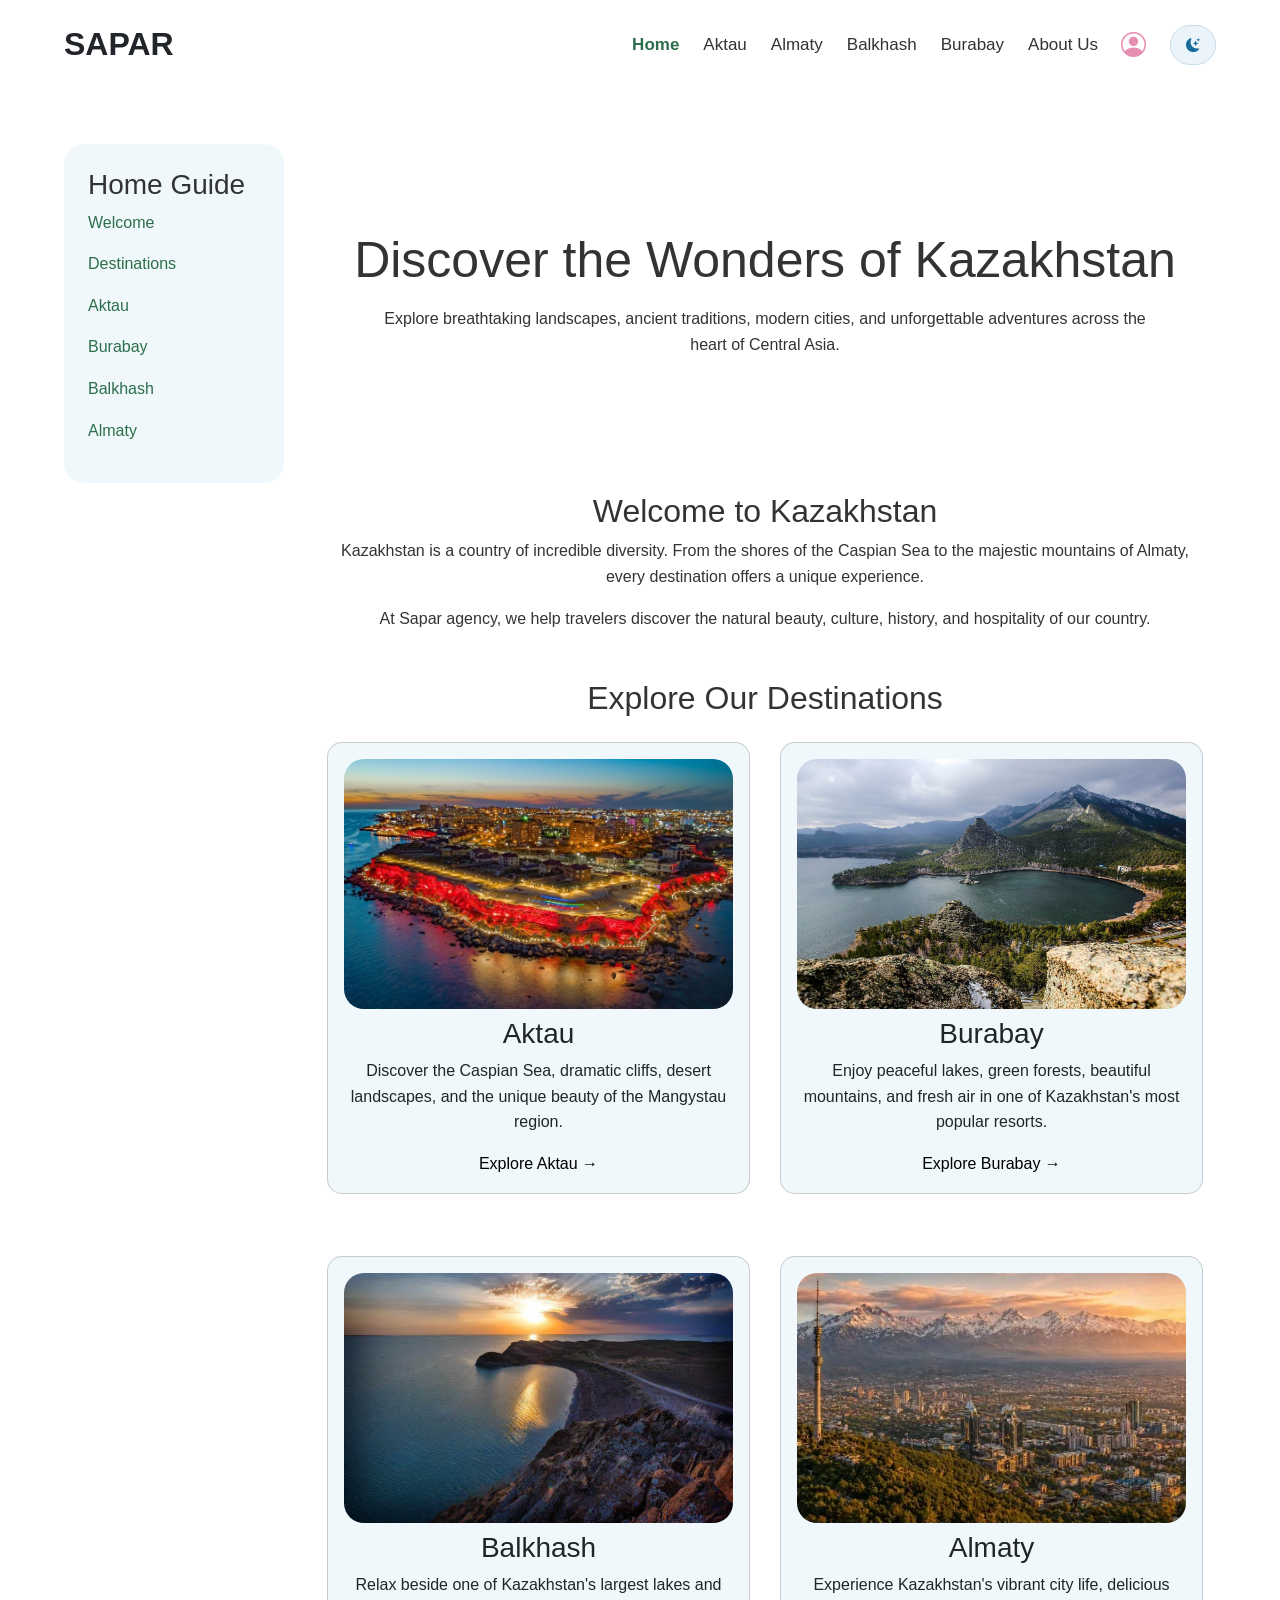
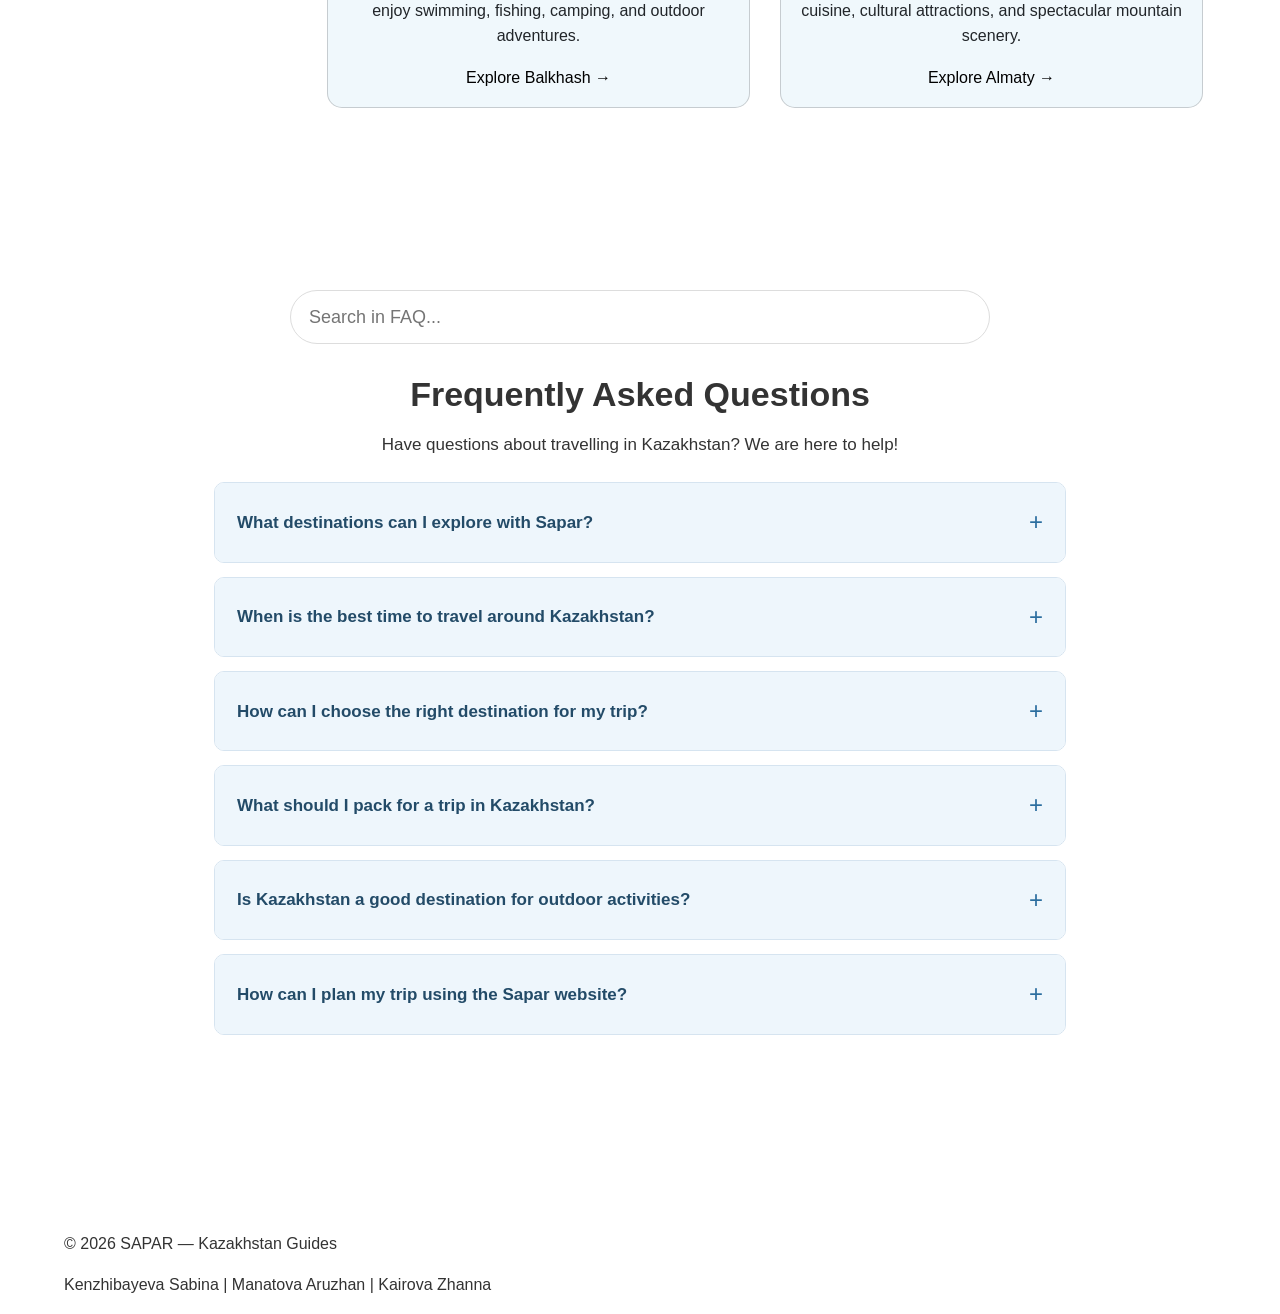
<file: index.html>
<!DOCTYPE html>
<html lang="en">
<head>
    <meta charset="UTF-8">
    <meta name="viewport" content="width=device-width, initial-scale=1.0">
    <link href="https://cdn.jsdelivr.net/npm/bootstrap@5.3.3/dist/css/bootstrap.min.css" rel="stylesheet">
    <link rel="stylesheet" href="https://cdn.jsdelivr.net/npm/bootstrap-icons@1.11.3/font/bootstrap-icons.min.css">
   <link rel="stylesheet" href="css/common.css">
    <link rel="stylesheet" href="css/index.css">
    <link rel="stylesheet" href="css/theme.css">
    <script src="https://code.jquery.com/jquery-3.7.1.min.js"></script>
    <title>Sapar</title>
</head>
<body class="mx-auto px-4">
    <div id="scroll-progress"></div>

<header id="main-header" class="py-3 mb-lg-4">
    <div class="logo">SAPAR</div>

    <nav class="navbar navbar-expand-lg navbar-light p-0">
        <div class="container-fluid">

            <button class="navbar-toggler" type="button"
                    data-bs-toggle="collapse"
                    data-bs-target="#navbarNav"
                    aria-controls="navbarNav"
                    aria-expanded="false"
                    aria-label="Toggle navigation">
                <span class="navbar-toggler-icon"></span>
            </button>

            <div class="collapse navbar-collapse" id="navbarNav">
                <ul class="navbar-nav">
                    <li class="nav-item">
                        <a class="nav-link active" href="index.html">Home</a>
                    </li>
                    <li class="nav-item">
                        <a class="nav-link" href="aktau.html">Aktau</a>
                    </li>
                    <li class="nav-item">
                        <a class="nav-link" href="almaty.html">Almaty</a>
                    </li>
                    <li class="nav-item">
                        <a class="nav-link" href="balkhash.html">Balkhash</a>
                    </li>
                    <li class="nav-item">
                        <a class="nav-link" href="burabay.html">Burabay</a>
                    </li>
                    <li class="nav-item">
                        <a class="nav-link" href="about.html">About Us</a>
                    </li>
                </ul>
            </div>
        </div>
    </nav>

    <div class="header-actions" id="header-actions">
        <a class="profile-nav-link" href="profile.html"
           title="My Profile" aria-label="My Profile">
            <i class="bi bi-person-circle"></i>
        </a>
    </div>
</header>

<aside class="sidebar p-3 p-sm-4">
    <h3>Home Guide</h3>
<a href="#welcome" class="mb-3">Welcome</a>
<a href="#destinations" class="mb-3">Destinations</a>
<a href="#aktau" class="mb-3">Aktau</a>
<a href="#burabay" class="mb-3">Burabay</a>
<a href="#balkhash" class="mb-3">Balkhash</a>
<a href="#almaty" class="mb-3">Almaty</a>
</aside>
    <!-- Hero Section -->
     <main>
       <section class="hero mb-5 mb-lg-5">
            <div class="hero-content">
                <h2 class="mb-3">Discover the Wonders of Kazakhstan</h2>
                <p> Explore breathtaking landscapes, ancient traditions, modern cities, and unforgettable adventures across the heart of Central Asia. </p>
            </div>
        </section>
        <!-- Introduction --> 
        <section class="section mb-5 mb-lg-5" id="welcome">
             <div class="container">
                 <h2>Welcome to Kazakhstan</h2> 
                 <p class="mb-3"> Kazakhstan is a country of incredible diversity. From the shores of the Caspian Sea to the majestic mountains of Almaty, every destination offers a unique experience. </p> 
                 <p> At Sapar agency, we help travelers discover the natural beauty, culture, history, and hospitality of our country. </p> 
            </div> 
        </section>
        <!-- Popular Destinations --> 
        <section class="section destinations mb-5" id="destinations">
            <div class="container">
                 <h2>Explore Our Destinations</h2>
                 <div class="card-container">
                     <!-- Aktau Card -->
                     <article class="card p-3 my-3" id="aktau">
                         <img src="imagesaktau/city.jpg" alt="Beautiful coastline and landscape of Aktau">
                         <div class="card-content pt-2">
                            <h3 class="mb-2">Aktau</h3>
                             <p> Discover the Caspian Sea, dramatic cliffs, desert landscapes, and the unique beauty of the Mangystau region. </p> 
                             <a href="aktau.html">Explore Aktau →</a>
                         </div> 
                      </article>
                      <!-- Burabay Card -->
                      <article class="card p-3 my-3" id="burabay">
                         <img src="imagesburabay/147.jpg" alt="Lakes and forests in Burabay">
                         <div class="card-content pt-2">
                            <h3>Burabay</h3>
                             <p> Enjoy peaceful lakes, green forests, beautiful mountains, and fresh air in one of Kazakhstan's most popular resorts. </p> 
                             <a href="burabay.html">Explore Burabay →</a>
                         </div> 
                      </article>
                       <!-- Balkhash Card -->
                      <article class="card p-3 my-3" id="balkhash">
                         <img src="images/balkhash.jpg" alt="Lake Balkhash surrounded by natural landscapes">
                         <div class="card-content pt-2">
                            <h3>Balkhash</h3>
                             <p> Relax beside one of Kazakhstan's largest lakes and enjoy swimming, fishing, camping, and outdoor adventures. </p> 
                             <a href="balkhash.html">Explore Balkhash →</a>
                         </div> 
                      </article>
                      <!-- Almaty Card -->
                      <article class="card p-3 my-3" id="almaty">
                         <img src="images/almaty.jpg" alt="Mountain landscape near Almaty">
                         <div class="card-content pt-2"> 
                            <h3>Almaty</h3>
                             <p> Experience Kazakhstan's vibrant city life, delicious cuisine, cultural attractions, and spectacular mountain scenery. </p> 
                             <a href="almaty.html">Explore Almaty →</a>
                         </div> 
                      </article>
                      </div>
            </div>
        </section>

     </main>




<section class="faq-section my-5">
    <div class="faq-search">
    <input
        type="text"
        id="faq-search"
        placeholder="Search in FAQ..."
    >
</div>
    <h2 class="text-center mb-3">Frequently Asked Questions</h2>
    <p class="text-center mb-4">
        Have questions about travelling in Kazakhstan? We are here to help!
    </p>

    
<div class="faq-item">
    <button class="faq-question" aria-expanded="false">
        What destinations can I explore with Sapar?
        <span class="faq-icon">+</span>
    </button>
    <div class="faq-answer">
        <p>Sapar helps you discover beautiful destinations in Kazakhstan,
        including Almaty, Astana, Aktau, Burabay, and Lake Balkhash.
        Each destination offers unique attractions and experiences.</p>
    </div>
</div>

<div class="faq-item">
    <button class="faq-question" aria-expanded="false">
        When is the best time to travel around Kazakhstan?
        <span class="faq-icon">+</span>
    </button>
    <div class="faq-answer">
        <p>The best time depends on your destination and activities.
        Spring and autumn are great for sightseeing, summer is ideal
        for lakes and outdoor adventures, and winter is perfect for
        enjoying snowy mountain resorts.</p>
    </div>
</div>

<div class="faq-item">
    <button class="faq-question" aria-expanded="false">
        How can I choose the right destination for my trip?
        <span class="faq-icon">+</span>
    </button>
    <div class="faq-answer">
        <p>Think about the type of experience you want. Choose Almaty
        for mountain adventures, Aktau for the Caspian Sea and unique
        landscapes, Burabay for forests and lakes, or Balkhash for
        a relaxing lakeside getaway.</p>
    </div>
</div>

<div class="faq-item">
    <button class="faq-question" aria-expanded="false">
        What should I pack for a trip in Kazakhstan?
        <span class="faq-icon">+</span>
    </button>
    <div class="faq-answer">
        <p>Pack comfortable walking shoes, weather-appropriate clothing,
        personal essentials, and sun protection. If you plan to visit
        the mountains, bring extra warm layers.</p>
    </div>
</div>

<div class="faq-item">
    <button class="faq-question" aria-expanded="false">
        Is Kazakhstan a good destination for outdoor activities?
        <span class="faq-icon">+</span>
    </button>
    <div class="faq-answer">
        <p>Yes! You can enjoy hiking, skiing, swimming, camping,
        and sightseeing. Available activities depend on the destination
        and season.</p>
    </div>
</div>

<div class="faq-item">
    <button class="faq-question" aria-expanded="false">
        How can I plan my trip using the Sapar website?
        <span class="faq-icon">+</span>
    </button>
    <div class="faq-answer">
        <p>Explore the destination pages to learn about different places,
        discover attractions, and choose the locations you want to visit.
        Then plan your route, transportation, and accommodation
        according to your preferences.</p>
    </div>
</div>
</section>


     <footer class="mt-5 py-3">
        <p>©️ 2026 SAPAR — Kazakhstan Guides</p>
        <p>
            Kenzhibayeva Sabina | Manatova Aruzhan | Kairova Zhanna 

        </p>
        
    </footer>
<script src="https://cdn.jsdelivr.net/npm/bootstrap@5.3.3/dist/js/bootstrap.bundle.min.js"></script>

<script src="js/accordion.js" defer></script>
<script src="js/background-color.js" defer></script>
<script src="js/theme.js" defer></script>
</body>
</html>
</file>
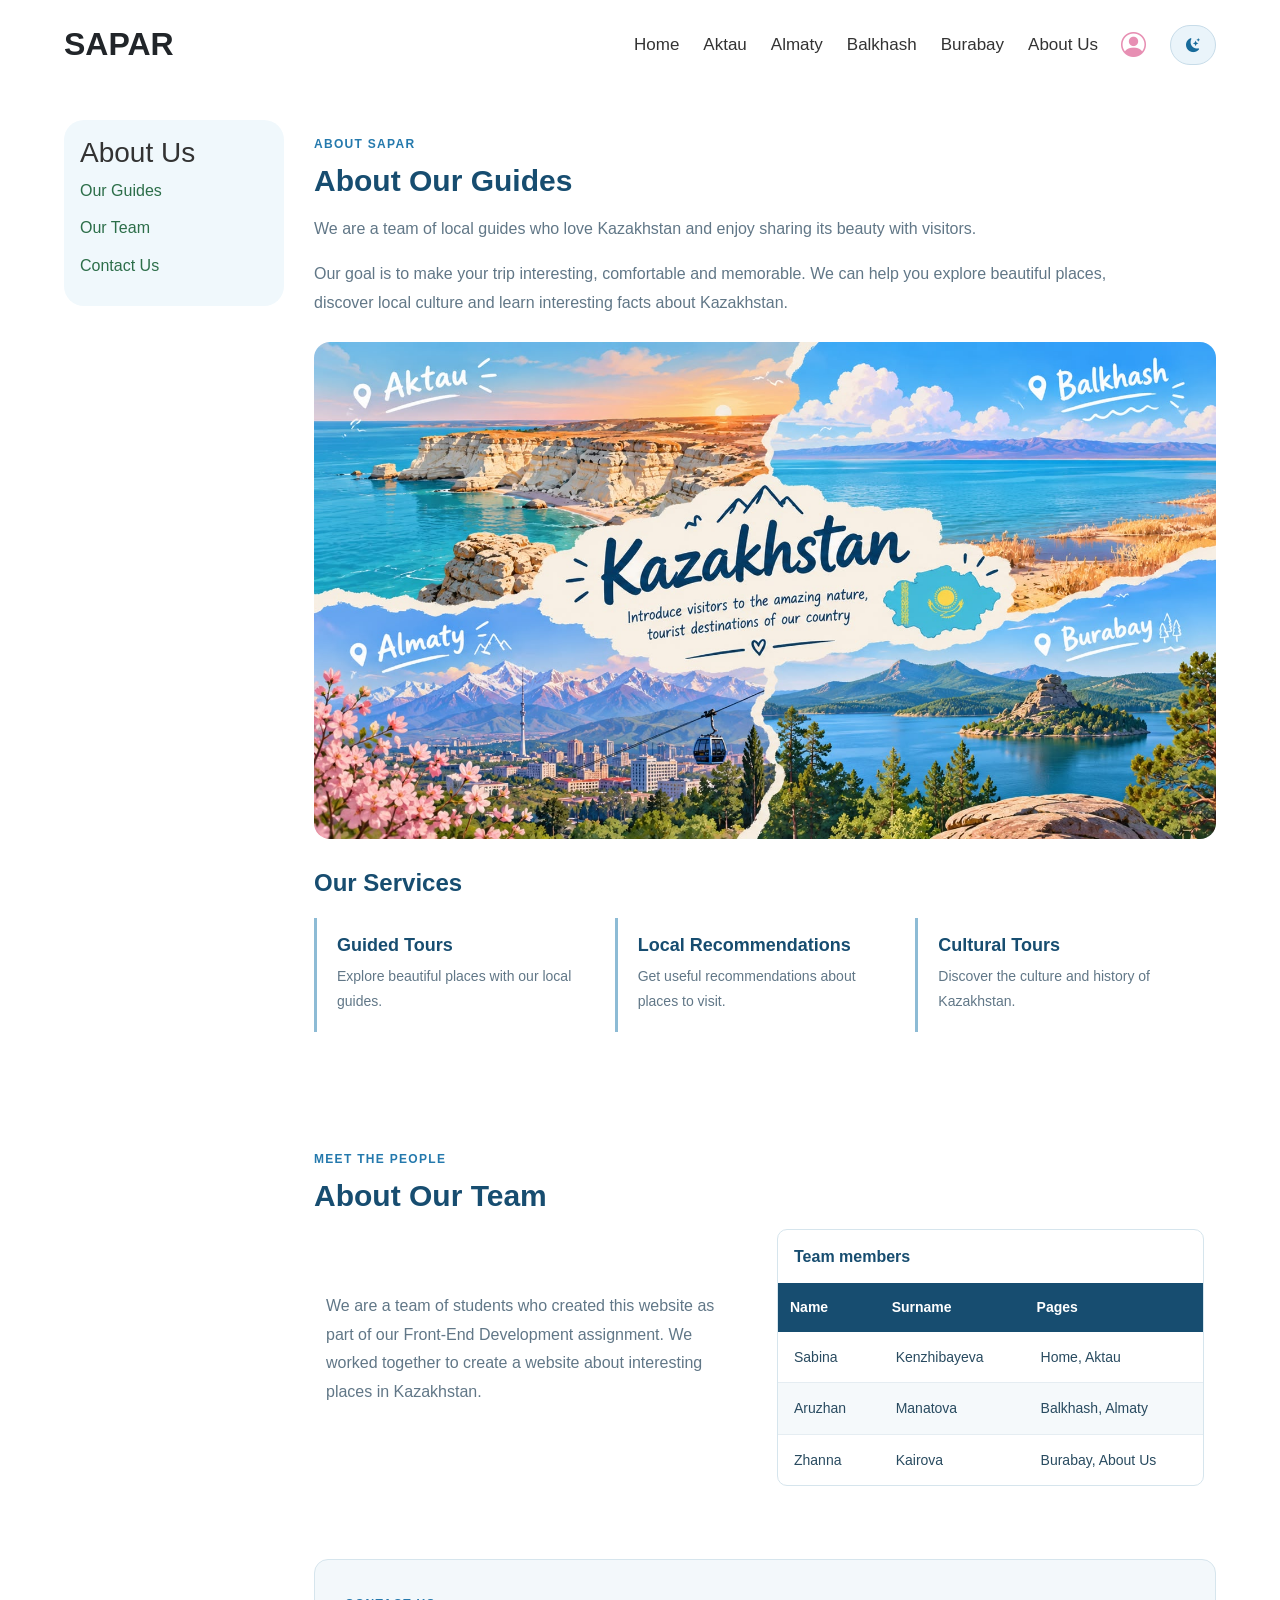
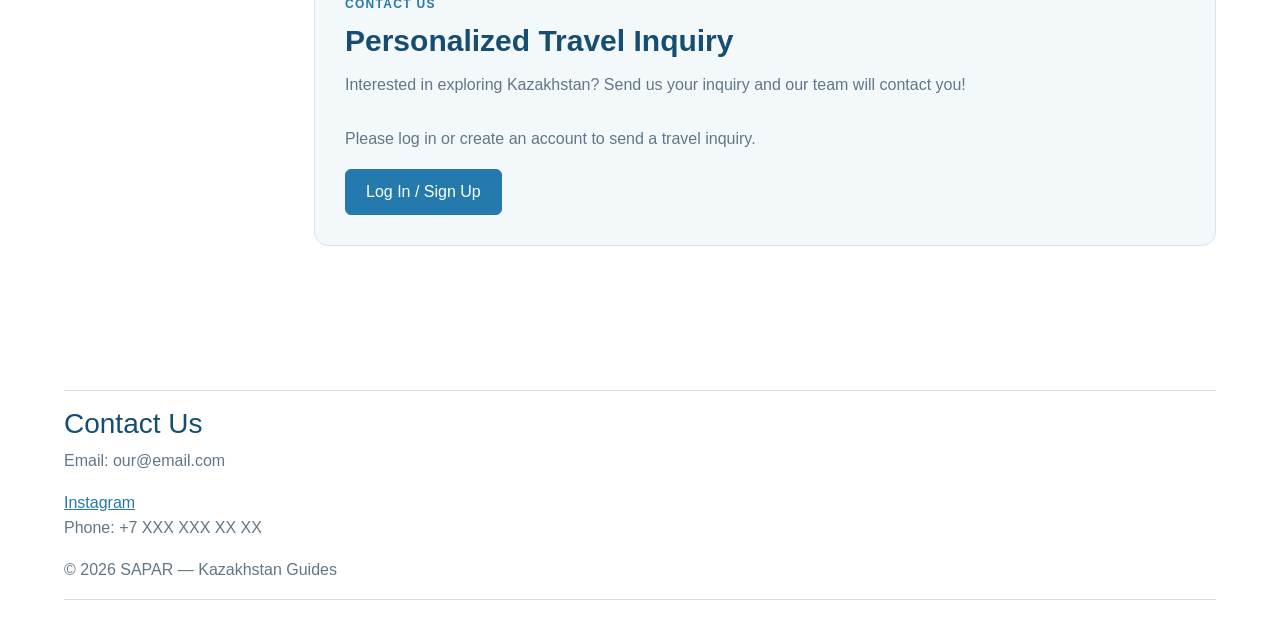
<file: about.html>
<!DOCTYPE html>
<html lang="en">

<head>
    <meta charset="UTF-8">
    <meta name="viewport" content="width=device-width, initial-scale=1.0">

    <title>About Us | SAPAR</title>

    <link href="https://cdn.jsdelivr.net/npm/bootstrap@5.3.3/dist/css/bootstrap.min.css" rel="stylesheet">
    <link rel="stylesheet" href="https://cdn.jsdelivr.net/npm/bootstrap-icons@1.11.3/font/bootstrap-icons.min.css">
    <link rel="stylesheet" href="css/common.css">
    <link rel="stylesheet" href="css/about.css">
    <link rel="stylesheet" href="css/theme.css">
</head>

<body class="px-2 px-md-4">

    <div id="scroll-progress"></div>

    <!-- HEADER -->

    <header id="main-header">
        <div class="logo">SAPAR</div>

        <nav class="navbar navbar-expand-lg navbar-light p-0">
            <div class="container-fluid">

                <button class="navbar-toggler" type="button" data-bs-toggle="collapse" data-bs-target="#navbarNav"
                    aria-controls="navbarNav" aria-expanded="false" aria-label="Toggle navigation">
                    <span class="navbar-toggler-icon"></span>
                </button>

                <div class="collapse navbar-collapse" id="navbarNav">
                    <ul class="navbar-nav">
                        <li class="nav-item"><a class="nav-link" href="index.html">Home</a></li>
                        <li class="nav-item"><a class="nav-link" href="aktau.html">Aktau</a></li>
                        <li class="nav-item"><a class="nav-link" href="almaty.html">Almaty</a></li>
                        <li class="nav-item"><a class="nav-link" href="balkhash.html">Balkhash</a></li>
                        <li class="nav-item"><a class="nav-link" href="burabay.html">Burabay</a></li>
                        <li class="nav-item"><a class="nav-link" href="about.html">About Us</a></li>
                    </ul>
                </div>
            </div>
        </nav>

        <div class="header-actions" id="header-actions">
            <a class="profile-nav-link" href="profile.html" aria-label="My Profile">
                <i class="bi bi-person-circle"></i>
            </a>
        </div>
    </header>


    <!-- SIDEBAR -->
    <aside class="sidebar p-3">
        <h3>About Us</h3>

        <a href="#guides">Our Guides</a>
        <a href="#team">Our Team</a>
        <a href="#contact">Contact Us</a>
    </aside>

    <!-- MAIN -->
    <main>

        <!-- ABOUT OUR GUIDES -->
        <section class="hero mb-5" id="guides">

            <div class="about-intro">
                <span class="section-label">ABOUT SAPAR</span>

                <h2>About Our Guides</h2>

                <p>
                    We are a team of local guides who love Kazakhstan
                    and enjoy sharing its beauty with visitors.
                </p>

                <p>
                    Our goal is to make your trip interesting, comfortable
                    and memorable. We can help you explore beautiful places,
                    discover local culture and learn interesting facts
                    about Kazakhstan.
                </p>
            </div>

            <img src="imagesaboutus/weare.jpg" alt="SAPAR team and Kazakhstan travel guides" width="1000" height="600"
                class="my-4">

            <div class="services">
                <h3>Our Services</h3>

                <div class="container">
                    <div class="row">

                        <div class="col-lg-4 col-md-6 service-item">
                            <h4>Guided Tours</h4>
                            <p>
                                Explore beautiful places with our local guides.
                            </p>
                        </div>

                        <div class="col-lg-4 col-md-6 service-item">
                            <h4>Local Recommendations</h4>
                            <p>
                                Get useful recommendations about places to visit.
                            </p>
                        </div>

                        <div class="col-lg-4 col-md-6 service-item">
                            <h4>Cultural Tours</h4>
                            <p>
                                Discover the culture and history of Kazakhstan.
                            </p>
                        </div>

                    </div>
                </div>
            </div>

        </section>

        <!-- TEAM -->
        <section id="team" class="team-section mb-5">

            <span class="section-label">MEET THE PEOPLE</span>

            <h2>About Our Team</h2>

            <div class="container">
                <div class="row align-items-center">

                    <div class="col-lg-6 col-md-12">
                        <p class="team-description">
                            We are a team of students who created this website
                            as part of our Front-End Development assignment.
                            We worked together to create a website about
                            interesting places in Kazakhstan.
                        </p>
                    </div>

                    <div class="col-lg-6 col-md-12">

                        <div class="team-table-wrapper">

                            <table class="team-table w-100 my-3">

                                <caption>Team members</caption>

                                <thead>
                                    <tr>
                                        <th>Name</th>
                                        <th>Surname</th>
                                        <th>Pages</th>
                                    </tr>
                                </thead>

                                <tbody>
                                    <tr>
                                        <td>Sabina</td>
                                        <td>Kenzhibayeva</td>
                                        <td>Home, Aktau</td>
                                    </tr>

                                    <tr>
                                        <td>Aruzhan</td>
                                        <td>Manatova</td>
                                        <td>Balkhash, Almaty</td>
                                    </tr>

                                    <tr>
                                        <td>Zhanna</td>
                                        <td>Kairova</td>
                                        <td>Burabay, About Us</td>
                                    </tr>
                                </tbody>

                            </table>

                        </div>
                    </div>

                </div>
            </div>
        </section>

        <!-- PERSONALIZED TRAVEL INQUIRY -->
        <section class="contacts p-4 mb-5" id="contact">

            <span class="section-label">CONTACT US</span>

            <h2>Personalized Travel Inquiry</h2>

            <p>
                Interested in exploring Kazakhstan?
                Send us your inquiry and our team will contact you!
            </p>

            <!-- Shown to guests -->
            <div id="inquiry-guest" hidden>

                <p>
                    Please log in or create an account to send a travel inquiry.
                </p>

                <a href="login.html" class="btn btn-primary">
                    Log In / Sign Up
                </a>

            </div>

            <!-- Shown to logged-in users -->
            <form id="inquiry-form" novalidate hidden>

                <h4>Your Account Information</h4>

                <div class="mb-3">
                    <label for="inquiry-name" class="form-label">
                        Full Name
                    </label>

                    <input type="text" class="form-control" id="inquiry-name" readonly>
                </div>

                <div class="mb-3">
                    <label for="inquiry-email" class="form-label">
                        Email
                    </label>

                    <input type="text" class="form-control" id="inquiry-email" readonly>
                </div>

                <div class="mb-3">
                    <label for="inquiry-phone" class="form-label">
                        Phone Number
                    </label>

                    <input type="text" class="form-control" id="inquiry-phone" readonly>
                </div>

                <hr>

                <div class="mb-3">
                    <label for="inquiry-place" class="form-label">
                        Which destination interests you?
                    </label>

                    <select class="form-select" id="inquiry-place">
                        <option value="">Choose a destination</option>
                        <option value="Almaty">Almaty</option>
                        <option value="Aktau">Aktau</option>
                        <option value="Balkhash">Balkhash</option>
                        <option value="Burabay">Burabay</option>
                    </select>
                </div>

                <div class="mb-3">
                    <label class="form-label">
                        What are you interested in?
                    </label>

                    <div class="form-check">
                        <input class="form-check-input" type="checkbox" id="interest-tours" value="Guided tours">

                        <label class="form-check-label" for="interest-tours">
                            Guided tours
                        </label>
                    </div>

                    <div class="form-check">
                        <input class="form-check-input" type="checkbox" id="interest-hotels"
                            value="Hotels and accommodation">

                        <label class="form-check-label" for="interest-hotels">
                            Hotels and accommodation
                        </label>
                    </div>

                    <div class="form-check">
                        <input class="form-check-input" type="checkbox" id="interest-sightseeing"
                            value="Nature and sightseeing">

                        <label class="form-check-label" for="interest-sightseeing">
                            Nature and sightseeing
                        </label>
                    </div>

                    <div class="form-check">
                        <input class="form-check-input" type="checkbox" id="interest-activities"
                            value="Adventure activities">

                        <label class="form-check-label" for="interest-activities">
                            Adventure activities
                        </label>
                    </div>
                </div>

                <div class="mb-3">
                    <label for="inquiry-message" class="form-label">
                        Your Message
                    </label>

                    <textarea class="form-control" id="inquiry-message" rows="5"
                        placeholder="Tell us what you would like to know..."></textarea>
                </div>

                <div id="inquiry-form-message" class="mb-3" role="status" aria-live="polite"></div>

                <button type="submit" class="btn btn-primary">
                    Send Inquiry
                </button>

            </form>
        </section>

    </main>

    <!-- FOOTER -->
    <footer>
        <hr>

        <h3>Contact Us</h3>

        <p>Email: our@email.com</p>

        <a href="https://instagram.com/astana_it_university" target="_blank" rel="noopener noreferrer">
            Instagram
        </a>

        <p>Phone: +7 XXX XXX XX XX</p>

        <p>© 2026 SAPAR — Kazakhstan Guides</p>

        <hr>
    </footer>
    <div id="success-toast" class="toast-message">
        ✓ Message sent successfully!
    </div>
    <!-- SCRIPTS -->
    <script src="https://cdn.jsdelivr.net/npm/bootstrap@5.3.3/dist/js/bootstrap.bundle.min.js"></script>
    <script src="https://code.jquery.com/jquery-3.7.1.min.js"></script>
    <script src="js/about.js" defer></script>
    <script src="js/theme.js" defer></script>

</body>

</html>
</file>
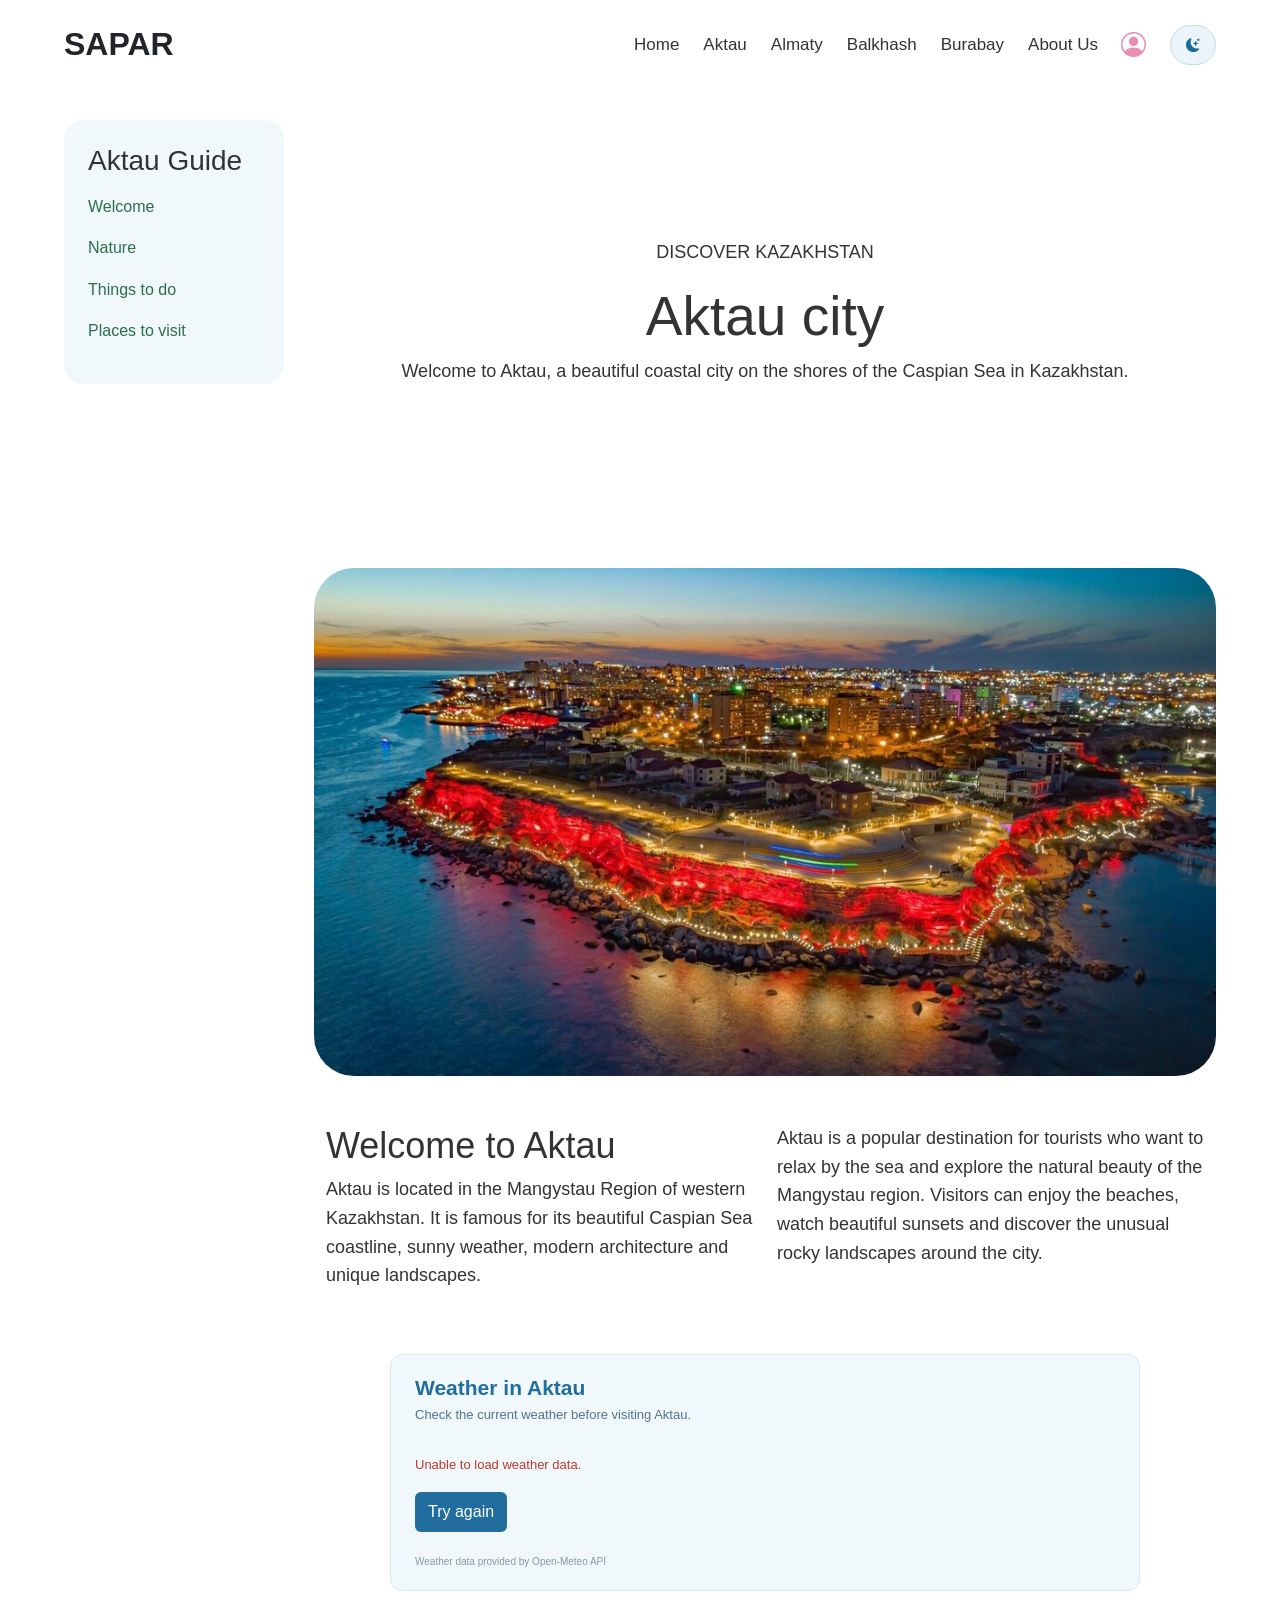
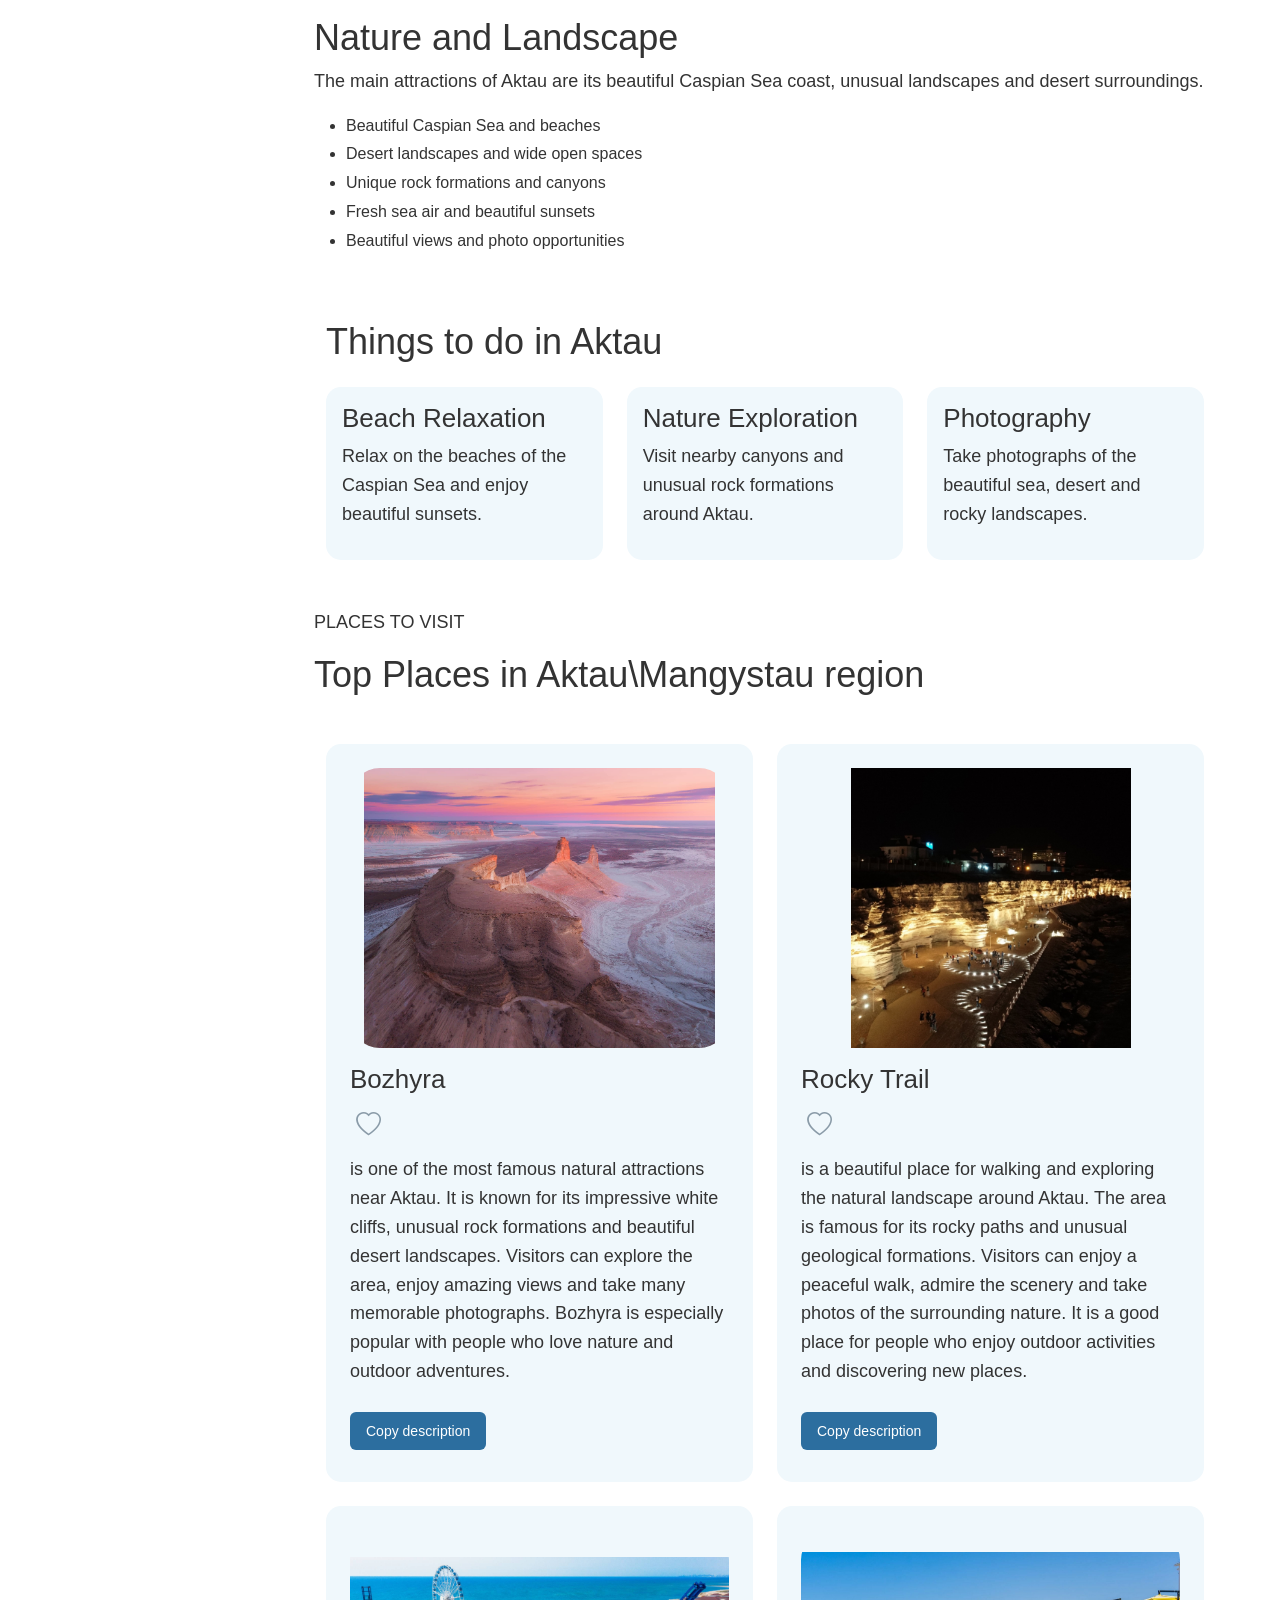
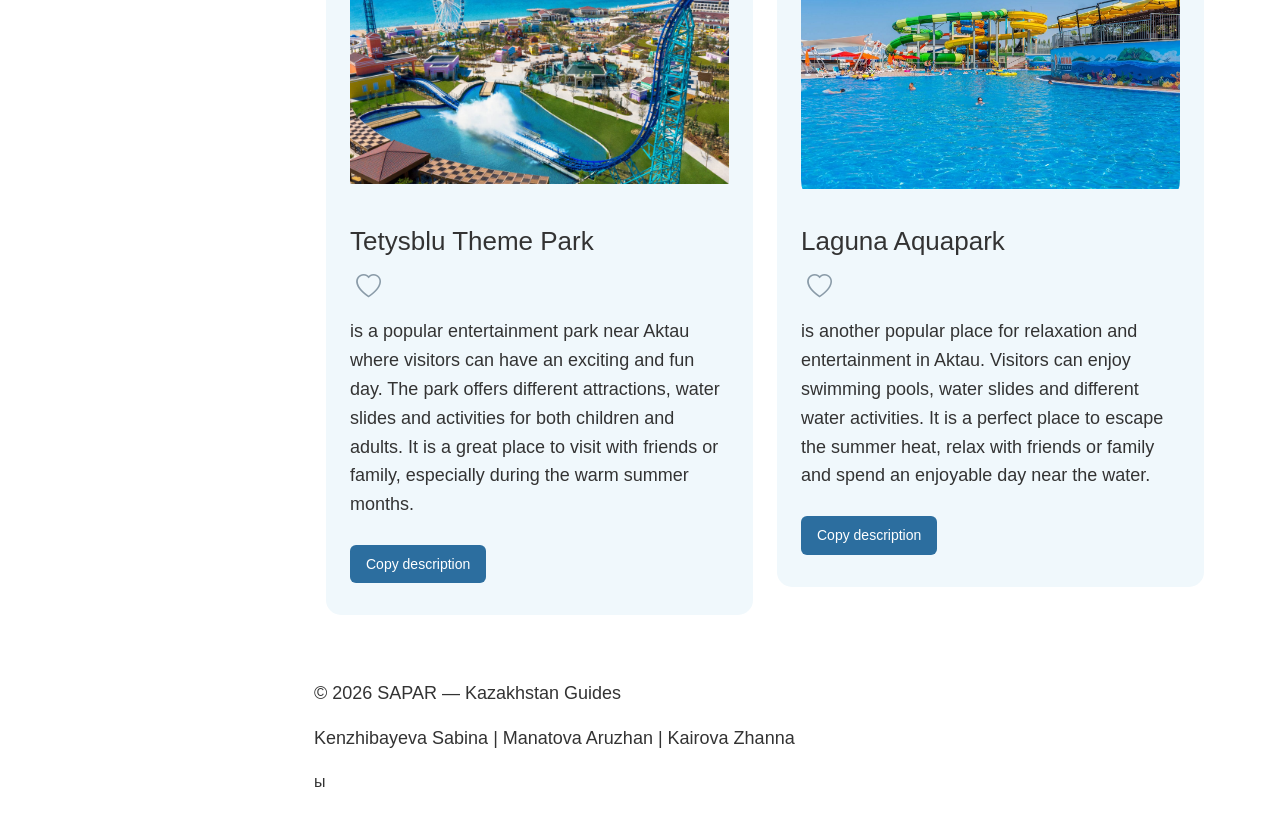
<file: aktau.html>
<!DOCTYPE html>
<html lang="en">

<head>
    <meta charset="UTF-8">
    <meta name="viewport" content="width=device-width, initial-scale=1.0">
    <link href="https://cdn.jsdelivr.net/npm/bootstrap@5.3.3/dist/css/bootstrap.min.css" rel="stylesheet">
    <link rel="stylesheet" href="https://cdn.jsdelivr.net/npm/bootstrap-icons@1.11.3/font/bootstrap-icons.min.css">
    <script src="https://code.jquery.com/jquery-3.7.1.min.js"></script>
    <link rel="stylesheet" href="css/common.css">
    <link rel="stylesheet" href="css/aktau.css">
    <link rel="stylesheet" href="css/theme.css">
    <link rel="stylesheet" href="css/weather.css">
    <title>Document</title>
</head>

<body class="mx-auto px-2 px-sm-3 px-lg-4">
    <div id="scroll-progress"></div>

    <header id="main-header">
        <div class="logo">SAPAR</div>

        <nav class="navbar navbar-expand-lg navbar-light p-0">
            <div class="container-fluid">

                <button class="navbar-toggler" type="button" data-bs-toggle="collapse" data-bs-target="#navbarNav"
                    aria-controls="navbarNav" aria-expanded="false" aria-label="Toggle navigation">
                    <span class="navbar-toggler-icon"></span>
                </button>

                <div class="collapse navbar-collapse" id="navbarNav">
                    <ul class="navbar-nav">
                        <li class="nav-item"><a class="nav-link" href="index.html">Home</a></li>
                        <li class="nav-item"><a class="nav-link" href="aktau.html">Aktau</a></li>
                        <li class="nav-item"><a class="nav-link" href="almaty.html">Almaty</a></li>
                        <li class="nav-item"><a class="nav-link" href="balkhash.html">Balkhash</a></li>
                        <li class="nav-item"><a class="nav-link" href="burabay.html">Burabay</a></li>
                        <li class="nav-item"><a class="nav-link" href="about.html">About Us</a></li>
                    </ul>
                </div>
            </div>
        </nav>

        <div class="header-actions" id="header-actions">
            <a class="profile-nav-link" href="profile.html" aria-label="My Profile">
                <i class="bi bi-person-circle"></i>
            </a>
        </div>
    </header>

    <aside class="sidebar p-3 p-sm-4">
        <h3 class="mb-3">Aktau Guide</h3>

        <a href="#welcome" class="mb-3">Welcome</a>
        <a href="#nature" class="mb-3">Nature</a>
        <a href="#things" class="mb-3">Things to do</a>
        <a href="#places" class="mb-3">Places to visit</a>
    </aside>
    <main>
        <section id="first" class="mb-5">
            <div class="hero-content p-3 p-sm-4 p-lg-5">
                <p class="small-title">DISCOVER KAZAKHSTAN</p>
                <h1>Aktau city</h1>
                <p> Welcome to Aktau, a beautiful coastal city on the shores of the Caspian Sea in Kazakhstan. </p>
            </div>


        </section>

        <section class="mb-5">

            <img src="imagesaktau/city.jpg" alt="Beautiful view of Aktau" class="main-image">

        </section>

        <section id="welcome" class="mb-4 mb-lg-5">
            <div class="container">
                <div class="row">

                    <div class="col-12 col-md-6 col-lg-6">
                        <h2>Welcome to Aktau</h2>
                        <p>
                            Aktau is located in the Mangystau Region of western Kazakhstan.
                            It is famous for its beautiful Caspian Sea coastline, sunny weather,
                            modern architecture and unique landscapes.
                        </p>
                    </div>

                    <div class="col-12 col-md-6 col-lg-6">
                        <p>
                            Aktau is a popular destination for tourists who want to relax by the sea
                            and explore the natural beauty of the Mangystau region.
                            Visitors can enjoy the beaches, watch beautiful sunsets and discover
                            the unusual rocky landscapes around the city.
                        </p>
                    </div>

                </div>
            </div>
        </section>

        <!-- Aktau Weather API -->
        <section class="weather-section">
            <h2>Weather in Aktau</h2>
            <p>Check the current weather before visiting Aktau.</p>

            <div class="weather-card" id="weather-card" data-city="Aktau" data-latitude="43.65" data-longitude="51.16">

                <p>Loading weather...</p>

            </div>

            <small>Weather data provided by Open-Meteo API</small>
        </section>

        <section id="nature" class="mb-4 mb-lg-5">
            <h2>Nature and Landscape</h2>
            <p> The main attractions of Aktau are its beautiful Caspian Sea coast, unusual landscapes and desert
                surroundings. </p>
            <ul class="attractions-list">
                <li>Beautiful Caspian Sea and beaches</li>
                <li>Desert landscapes and wide open spaces</li>
                <li>Unique rock formations and canyons</li>
                <li>Fresh sea air and beautiful sunsets</li>
                <li>Beautiful views and photo opportunities</li>
            </ul>
        </section>

        <section id="things" class="mb-4 mb-lg-5">
            <div class="container">

                <h2 class="mb-4">Things to do in Aktau</h2>

                <div class="row g-4">

                    <div class="col-12 col-sm-6 col-md-4 col-lg-4">
                        <div class="p-3">
                            <h3>Beach Relaxation</h3>
                            <p>
                                Relax on the beaches of the Caspian Sea
                                and enjoy beautiful sunsets.
                            </p>
                        </div>
                    </div>

                    <div class="col-12 col-sm-6 col-md-4 col-lg-4">
                        <div class="p-3">
                            <h3>Nature Exploration</h3>
                            <p>
                                Visit nearby canyons and unusual rock
                                formations around Aktau.
                            </p>
                        </div>
                    </div>

                    <div class="col-12 col-sm-6 col-md-4 col-lg-4">
                        <div class="p-3">
                            <h3>Photography</h3>
                            <p>
                                Take photographs of the beautiful sea,
                                desert and rocky landscapes.
                            </p>
                        </div>
                    </div>

                </div>
            </div>
        </section>
        <section class="places-section" id="places">
            <p class="section-label">PLACES TO VISIT</p>
            <h2>Top Places in Aktau\Mangystau region</h2>

            <div class="container my-4 my-lg-5">

                <div class="row g-4">

                    <div class="col-12 col-sm-6 col-md-6 col-lg-6">
                        <article class="place-card p-3 p-sm-4">
                            <img src="imagesaktau/bozhyra.jpg" alt="Bozhyra" class="place-image mb-3">
                            <h3>Bozhyra</h3>
                            <button class="favorite-btn" data-place="Bozhyra" type="button"
                                aria-label="Add to favorites">
                                <i class="bi bi-heart"></i>
                            </button>
                            <p class="place-description">
                                is one of the most famous natural attractions near Aktau. It is known for its impressive
                                white cliffs, unusual rock formations and beautiful desert landscapes. Visitors can
                                explore the area, enjoy amazing views and take many memorable photographs. Bozhyra is
                                especially popular with people who love nature and outdoor adventures.
                            </p>
                            <button class="copy-button" type="button">Copy description</button>
                            <span class="copy-message"></span>
                        </article>
                    </div>

                    <div class="col-12 col-sm-6 col-md-6 col-lg-6">
                        <article class="place-card p-3 p-sm-4">
                            <img src="imagesaktau/trail.jpg" alt="Rocky Trail" class="place-image mb-3">
                            <h3>Rocky Trail</h3>
                            <button class="favorite-btn" data-place="Rocky Trail" type="button"
                                aria-label="Add to favorites">
                                <i class="bi bi-heart"></i>
                            </button>
                            <p class="place-description">
                                is a beautiful place for walking and exploring the natural landscape around Aktau. The
                                area is famous for its rocky paths and unusual geological formations. Visitors can enjoy
                                a peaceful walk, admire the scenery and take photos of the surrounding nature. It is a
                                good place for people who enjoy outdoor activities and discovering new places.
                            </p>
                            <button class="copy-button" type="button">Copy description</button>
                            <span class="copy-message"></span>
                        </article>
                    </div>

                    <div class="col-12 col-sm-6 col-md-6 col-lg-6">
                        <article class="place-card p-3 p-sm-4">
                            <img src="imagesaktau/tetysblu.jpg" alt="Tetysblu Theme Park" class="place-image mb-3">
                            <h3>Tetysblu Theme Park</h3>
                            <button class="favorite-btn" data-place="Tetysblu Theme Park" type="button"
                                aria-label="Add to favorites">
                                <i class="bi bi-heart"></i>
                            </button>
                            <p class="place-description">
                                is a popular entertainment park near Aktau where visitors can have an exciting and fun
                                day. The park offers different attractions, water slides and activities for both
                                children and adults. It is a great place to visit with friends or family, especially
                                during the warm summer months.
                            </p>
                            <button class="copy-button" type="button">Copy description</button>
                            <span class="copy-message"></span>
                        </article>
                    </div>

                    <div class="col-12 col-sm-6 col-md-6 col-lg-6">
                        <article class="place-card p-3 p-sm-4">
                            <img src="imagesaktau/laguna.jpg" alt="Laguna Aquapark" class="place-image mb-3">
                            <h3>Laguna Aquapark</h3>
                            <button class="favorite-btn" data-place="Laguna Aquapark" type="button"
                                aria-label="Add to favorites">
                                <i class="bi bi-heart"></i>
                            </button>
                            <p class="place-description">
                                is another popular place for relaxation and entertainment in Aktau. Visitors can enjoy
                                swimming pools, water slides and different water activities. It is a perfect place to
                                escape the summer heat, relax with friends or family and spend an enjoyable day near the
                                water.
                            </p>
                            <button class="copy-button" type="button">Copy description</button>
                            <span class="copy-message"></span>
                        </article>
                    </div>

                </div>
            </div>
        </section>
        <footer class="mt-5 py-3">
            <p>©️ 2026 SAPAR — Kazakhstan Guides</p>
            <p>
                Kenzhibayeva Sabina | Manatova Aruzhan | Kairova Zhanna

            </p>
        </footer>
        <script src="https://cdn.jsdelivr.net/npm/bootstrap@5.3.3/dist/js/bootstrap.bundle.min.js"></script>
         <script src="js/aktau.js" defer> </script>
            <script src="js/theme.js" defer></script>
            <script src="js/weather.js" defer></script>
</body>

</html>ы
</file>
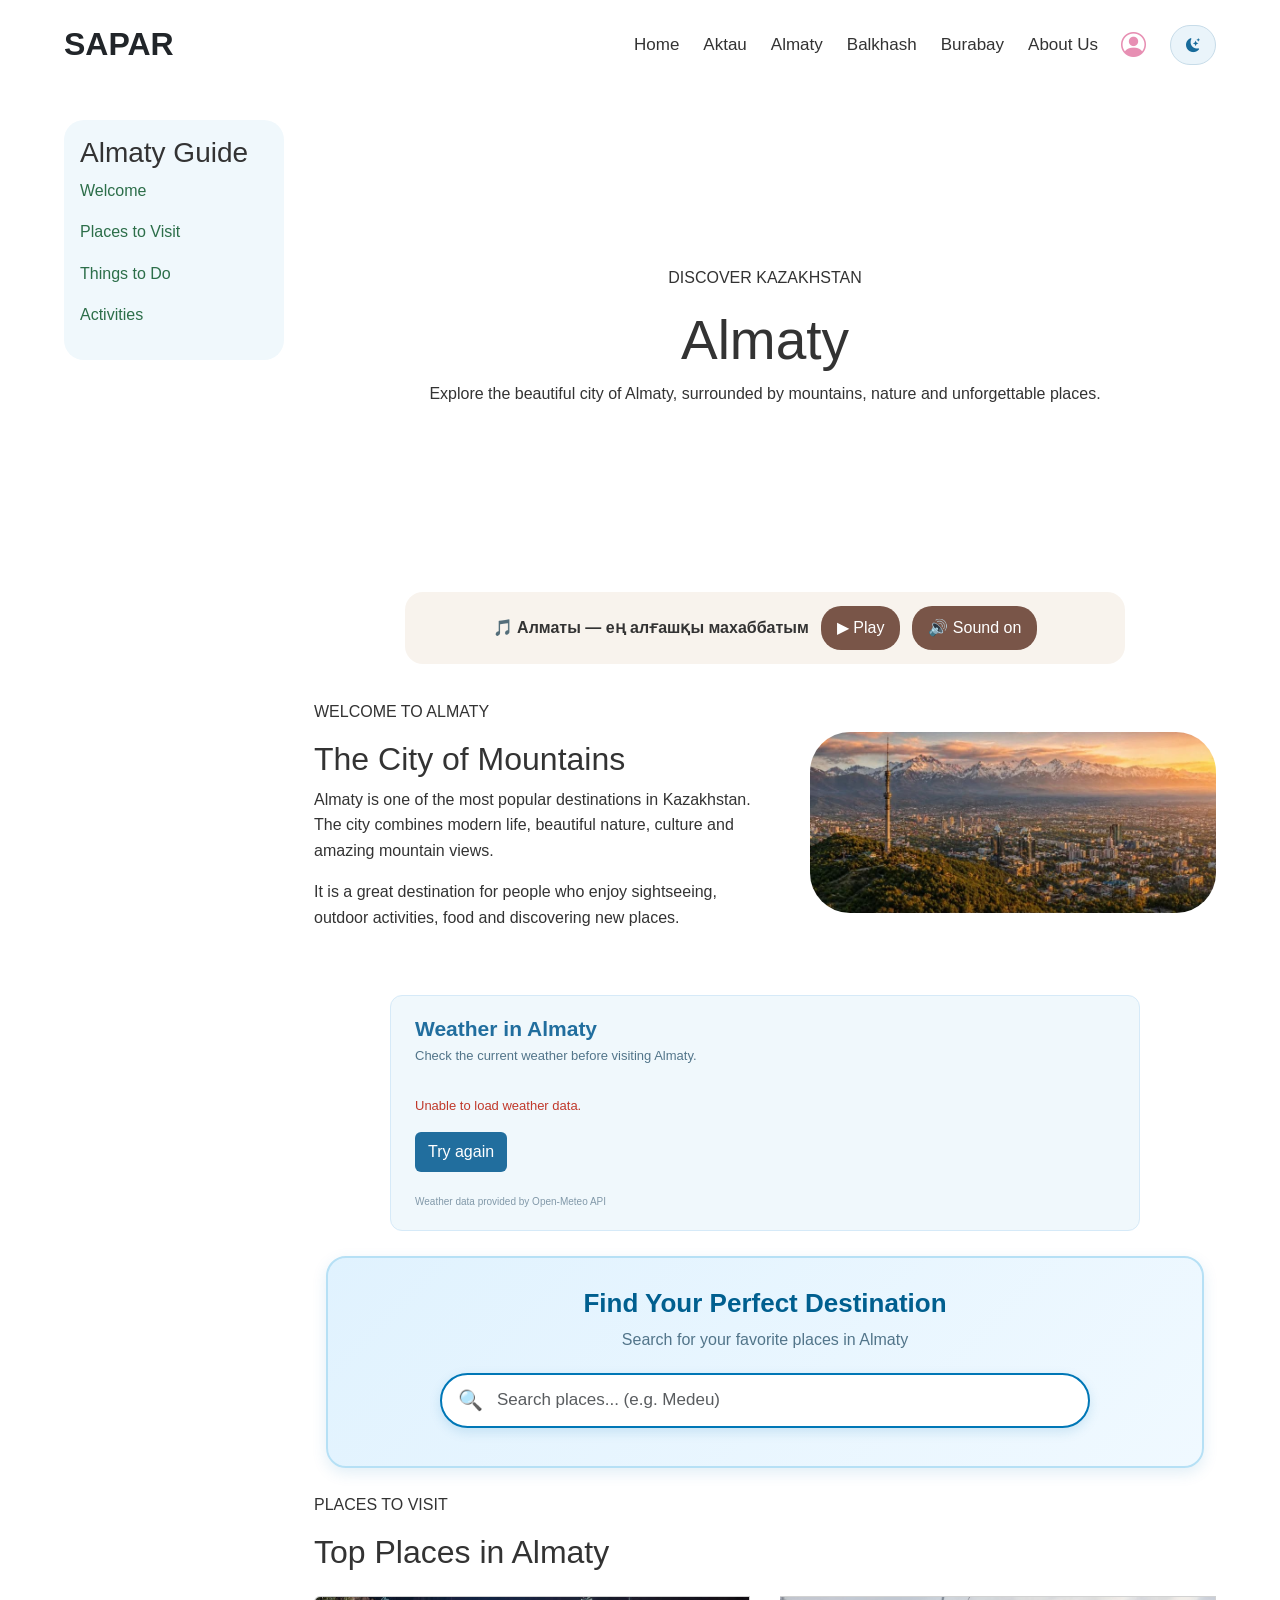
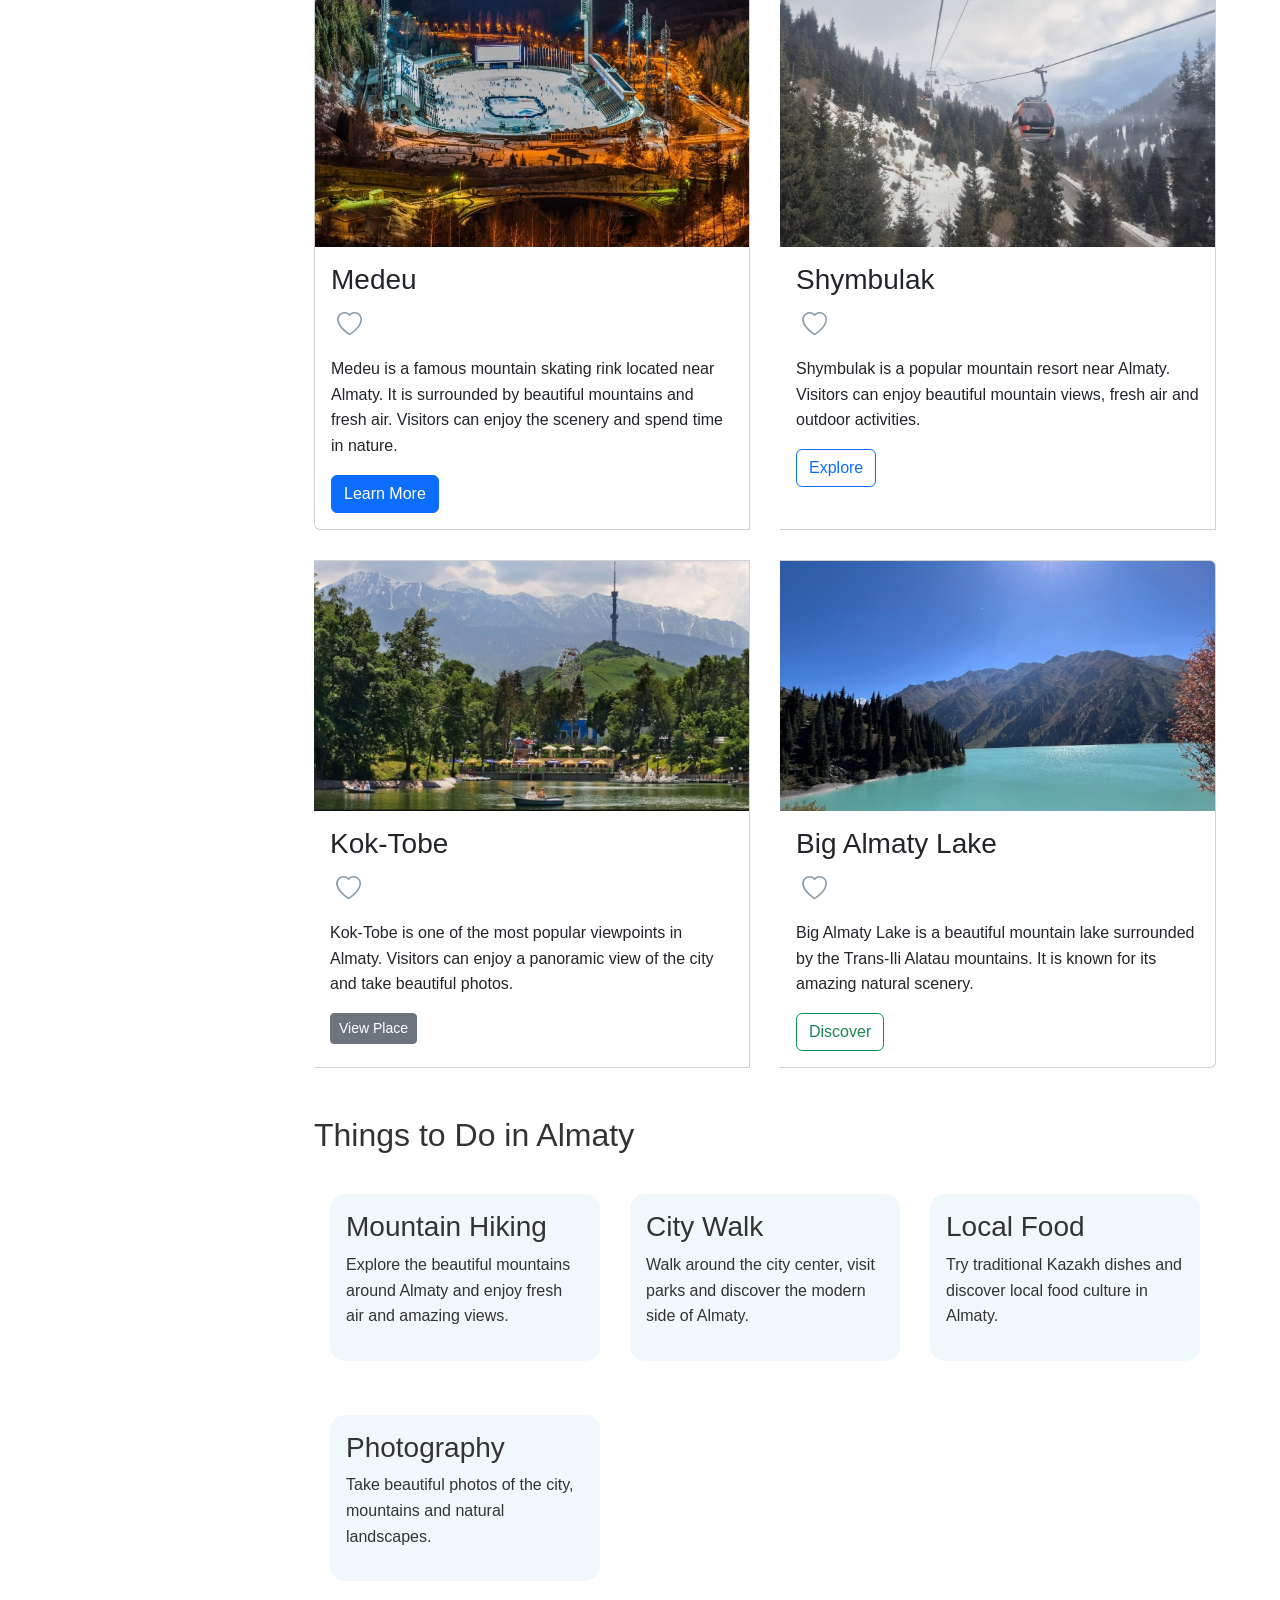
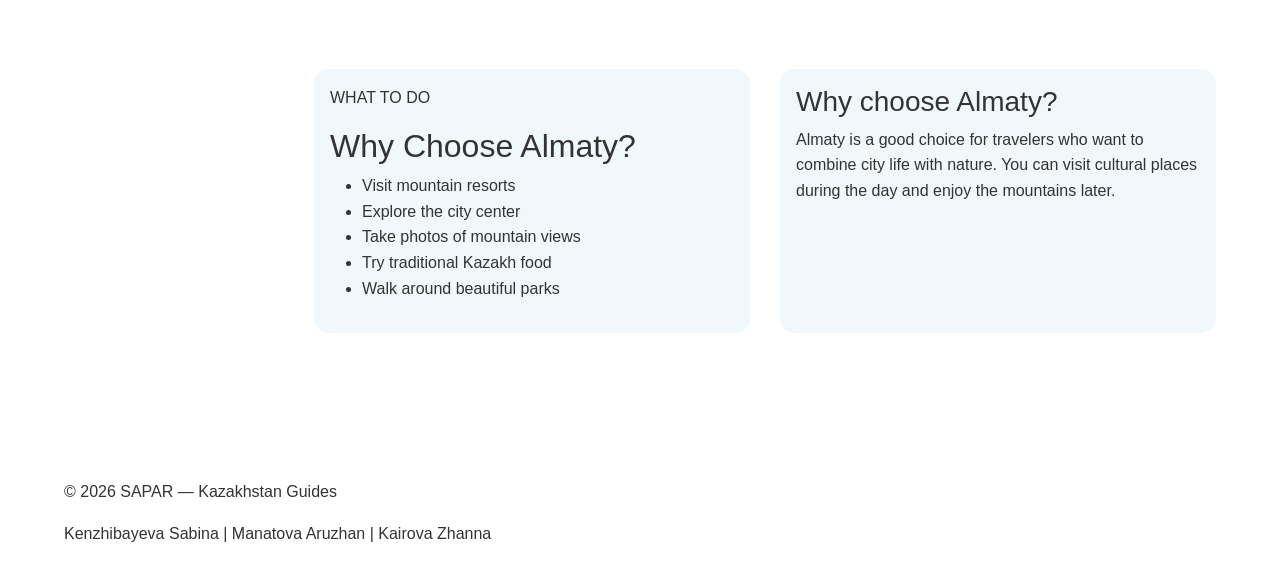
<file: almaty.html>
<!DOCTYPE html>
<html lang="en">
<head>
    <meta charset="UTF-8">
    <meta name="viewport" content="width=device-width, initial-scale=1.0">
    <title>Sapar - Almaty</title>
  <link href="https://cdn.jsdelivr.net/npm/bootstrap@5.3.3/dist/css/bootstrap.min.css" rel="stylesheet">
  <link rel="stylesheet" href="https://cdn.jsdelivr.net/npm/bootstrap-icons@1.11.3/font/bootstrap-icons.min.css">
   <link rel="stylesheet" href="css/common.css">
  <link rel="stylesheet" href="css/almaty.css">
    <link rel="stylesheet" href="css/theme.css">
    <link rel="stylesheet" href="css/weather.css">
 </head>

<body class="px-4">
    <div id="scroll-progress"></div>

<header id="main-header">
    <div class="logo">SAPAR</div>

    <nav class="navbar navbar-expand-lg navbar-light p-0">
        <div class="container-fluid">

            <button class="navbar-toggler" type="button"
                    data-bs-toggle="collapse"
                    data-bs-target="#navbarNav"
                    aria-controls="navbarNav"
                    aria-expanded="false"
                    aria-label="Toggle navigation">
                <span class="navbar-toggler-icon"></span>
            </button>

            <div class="collapse navbar-collapse" id="navbarNav">
                <ul class="navbar-nav">
                    <li class="nav-item"><a class="nav-link" href="index.html">Home</a></li>
                    <li class="nav-item"><a class="nav-link" href="aktau.html">Aktau</a></li>
                    <li class="nav-item"><a class="nav-link" href="almaty.html">Almaty</a></li>
                    <li class="nav-item"><a class="nav-link" href="balkhash.html">Balkhash</a></li>
                    <li class="nav-item"><a class="nav-link" href="burabay.html">Burabay</a></li>
                    <li class="nav-item"><a class="nav-link" href="about.html">About Us</a></li>
                </ul>
            </div>
        </div>
    </nav>

    <div class="header-actions" id="header-actions">
        <a class="profile-nav-link" href="profile.html" aria-label="My Profile">
            <i class="bi bi-person-circle"></i>
        </a>
    </div>
</header>

<aside class="sidebar p-3 mb-4">
    <h3>Almaty Guide</h3>

    <a href="#welcome" class="mb-3">Welcome</a>
    <a href="#places" class="mb-3">Places to Visit</a>
    <a href="#things" class="mb-3">Things to Do</a>
    <a href="#activities" class="mb-3">Activities</a>
</aside>
<main>

    <section class="city-hero almaty-hero mt-lg-4 mb-5">
    <div class="hero-content p-4">
            <p class="small-title">DISCOVER KAZAKHSTAN</p>
            <h1>Almaty</h1>
            <p>
                Explore the beautiful city of Almaty, surrounded by mountains,
                nature and unforgettable places.
            </p>
        </div>
    </section>

<div class="music-player">
    <span class="music-title">🎵 Алматы — ең алғашқы махаббатым</span>

    <audio id="almatySong" loop>
        <source src="audio/almaty-song.mp3" type="audio/mpeg">
    </audio>

    <button id="musicToggle" type="button" class="music-button">
        ▶ Play
    </button>

    <button id="muteToggle" type="button" class="music-button">
        🔊 Sound on
    </button>
</div>

  <section class="city-intro mt-lg-4 mb-5" id="welcome">
        <div>
            <p class="section-label">WELCOME TO ALMATY</p>
            <h2>The City of Mountains</h2>

            <p>
                Almaty is one of the most popular destinations in Kazakhstan.
                The city combines modern life, beautiful nature, culture and
                amazing mountain views.
            </p>

            <p>
                It is a great destination for people who enjoy sightseeing,
                outdoor activities, food and discovering new places.
            </p>
        </div>

        <img
            src="images/almaty.jpg"
            alt="Beautiful view of Almaty city and mountains"
            class="city-image"
        >
    </section>

<!-- Almaty Weather API -->
<section class="weather-section">
    <h2>Weather in Almaty</h2>
    <p>Check the current weather before visiting Almaty.</p>

    <div class="weather-card" id="weather-card"
         data-city="Almaty"
         data-latitude="43.24"
         data-longitude="76.95">

        <p>Loading weather...</p>

    </div>

    <small>Weather data provided by Open-Meteo API</small>
</section>


   <section class="places-section mb-5" id="places">
   <div class="container my-4">
    <div class="search-section">

        <h3 class="search-title">
            Find Your Perfect Destination
        </h3>

        <p class="search-description">
            Search for your favorite places in Almaty
        </p>

        <div class="search-box">
            <span class="search-icon">🔍</span>

            <input
                type="text"
                id="placeSearch"
                class="form-control"
                placeholder="Search places... (e.g. Medeu)"
            >
        </div>

        <div id="suggestions"></div>

    </div>
</div>
    <p class="section-label mb-3">PLACES TO VISIT</p>
    <h2 class="mb-4">Top Places in Almaty</h2>
<div class="card-group">

    <div class="card">
        <img src="images/medeu.jpg"
             class="card-img-top"
             alt="Medeu skating rink near Almaty">

        <div class="card-body">
            <h3 class="card-title">Medeu</h3>
            
            <button class="favorite-btn" data-place="Medeu"
                aria-label="Add Medeu to favorites">
               <i class="bi bi-heart"></i>
            </button>

            <p class="card-text">
                Medeu is a famous mountain skating rink located near Almaty.
                It is surrounded by beautiful mountains and fresh air.
                Visitors can enjoy the scenery and spend time in nature.
            </p>

            <a href="https://travel.yandex.ru/journal/medeo-katok-i-gornolyzhnyy-kurort/"
               class="btn btn-primary">
                Learn More
            </a>
        </div>
    </div>


    <div class="card">
        <img src="images/shymbulak.jpg"
             class="card-img-top"
             alt="Shymbulak mountain resort">

        <div class="card-body">
            <h3 class="card-title">Shymbulak</h3>
            
        <button class="favorite-btn" data-place="Shymbulak"
              aria-label="Add Shymbulak to favorites">
             <i class="bi bi-heart"></i>
        </button>
            <p class="card-text">
                Shymbulak is a popular mountain resort near Almaty.
                Visitors can enjoy beautiful mountain views, fresh air
                and outdoor activities.
            </p>

            <a href="https://travel.yandex.ru/journal/shymbulak-vsyo-o-gornolyzhnom-kurorte/"
               class="btn btn-outline-primary">
                Explore
            </a>
        </div>
    </div>


    <div class="card">
        <img src="images/kok-tobe.jpg"
             class="card-img-top"
             alt="Kok-Tobe viewpoint in Almaty">

        <div class="card-body">
            <h3 class="card-title">Kok-Tobe</h3>

            <button class="favorite-btn" data-place="Kok-Tobe"
                    aria-label="Add Kok-Tobe to favorites">
                <i class="bi bi-heart"></i>
            </button>

            <p class="card-text">
                Kok-Tobe is one of the most popular viewpoints in Almaty.
                Visitors can enjoy a panoramic view of the city and
                take beautiful photos.
            </p>

            <a href="https://experience.tripster.ru/sights/49484-kok-tobe/"
               class="btn btn-secondary btn-sm">
                View Place
            </a>
        </div>
    </div>


    <div class="card">
        <img src="images/big-almaty-lake.jpg"
             class="card-img-top"
             alt="Big Almaty Lake">

        <div class="card-body">
            <h3 class="card-title">Big Almaty Lake</h3> 

            <button class="favorite-btn" data-place="Big Almaty Lake"
                    aria-label="Add Big Almaty Lake to favorites">
                <i class="bi bi-heart"></i>
            </button>

            <p class="card-text">
                Big Almaty Lake is a beautiful mountain lake surrounded
                by the Trans-Ili Alatau mountains. It is known for its
                amazing natural scenery.
            </p>

            <a href="https://www.sputnik8.com/ru/almaty/sights/bolshoe-almatinskoe-ozero/info?utm_referrer=https%3A%2F%2Fwww.google.com%2F"
               class="btn btn-outline-success">
                Discover
            </a>
        </div>
    </div>

</div>
    </section>
<section class="places-section mb-5" id="things">

    <p class="section-label mb-3"></p>
    <h2 class="mb-4">Things to Do in Almaty</h2>

    <div class="cards-container p-3">

        <article class="place-card p-3 mb-4">
            <h3>Mountain Hiking</h3>
            <p>
                Explore the beautiful mountains around Almaty
                and enjoy fresh air and amazing views.
            </p>
        </article>
<article class="place-card p-3 mb-4">
            <h3>City Walk</h3>
            <p>
                Walk around the city center, visit parks and
                discover the modern side of Almaty.
            </p>
        </article>

        <article class="place-card p-3 mb-4">
            <h3>Local Food</h3>
            <p>
                Try traditional Kazakh dishes and discover
                local food culture in Almaty.
            </p>
        </article>

        <article class="place-card p-3 mb-4">
            <h3>Photography</h3>
            <p>
                Take beautiful photos of the city, mountains
                and natural landscapes.
            </p>
        </article>

    </div>

</section>
  <section class="activities-section mt-5 mb-5" id="activities">

       <div class="activity-box p-3">
            <p class="section-label">WHAT TO DO</p>
            <h2>Why Choose Almaty?</h2>

            <ul>
                <li>Visit mountain resorts</li>
                <li>Explore the city center</li>
                <li>Take photos of mountain views</li>
                <li>Try traditional Kazakh food</li>
                <li>Walk around beautiful parks</li>
            </ul>
        </div>

        <div class="info-box p-3">
            <h3>Why choose Almaty?</h3>

            <p>
                Almaty is a good choice for travelers who want to combine
                city life with nature. You can visit cultural places during
                the day and enjoy the mountains later.
            </p>
        </div>

    </section>


</main>
<div class="trip-modal" id="tripModal">
    <div class="trip-modal-content">
        <button type="button" class="trip-close" id="closeTripForm" aria-label="Close">&times;</button>

        <h2>Plan Your Trip</h2>
        <p>Tell us about your travel plans.</p>

        <form id="tripForm">
            <label for="tripName">Your Name</label>
            <input type="text" id="tripName" placeholder="Enter your name" required>

            <label for="tripEmail">Email</label>
            <input type="email" id="tripEmail" placeholder="Enter your email" required>

            <label for="tripMessage">Your Message</label>
            <textarea id="tripMessage" rows="3" placeholder="Tell us about your trip" required></textarea>

            <button type="submit" class="btn btn-success w-100 mt-3">Send Message</button>

<p id="tripSuccess" class="trip-success mt-3 mb-0">
    Thank you! Your message has been prepared.
</p>
        </form>
    </div>
</div>
<footer class="mt-5">
        <p>©️ 2026 SAPAR — Kazakhstan Guides</p>
        <p>
            Kenzhibayeva Sabina | Manatova Aruzhan | Kairova Zhanna 

        </p>
        
    </footer>
<script src="https://cdn.jsdelivr.net/npm/bootstrap@5.3.3/dist/js/bootstrap.bundle.min.js"></script>
<script src="https://code.jquery.com/jquery-3.7.1.min.js"></script>
<script src="js/almaty.js" defer></script>
<script src="js/theme.js" defer></script>
<script src="js/weather.js" defer></script>
</body>
</html>
</file>
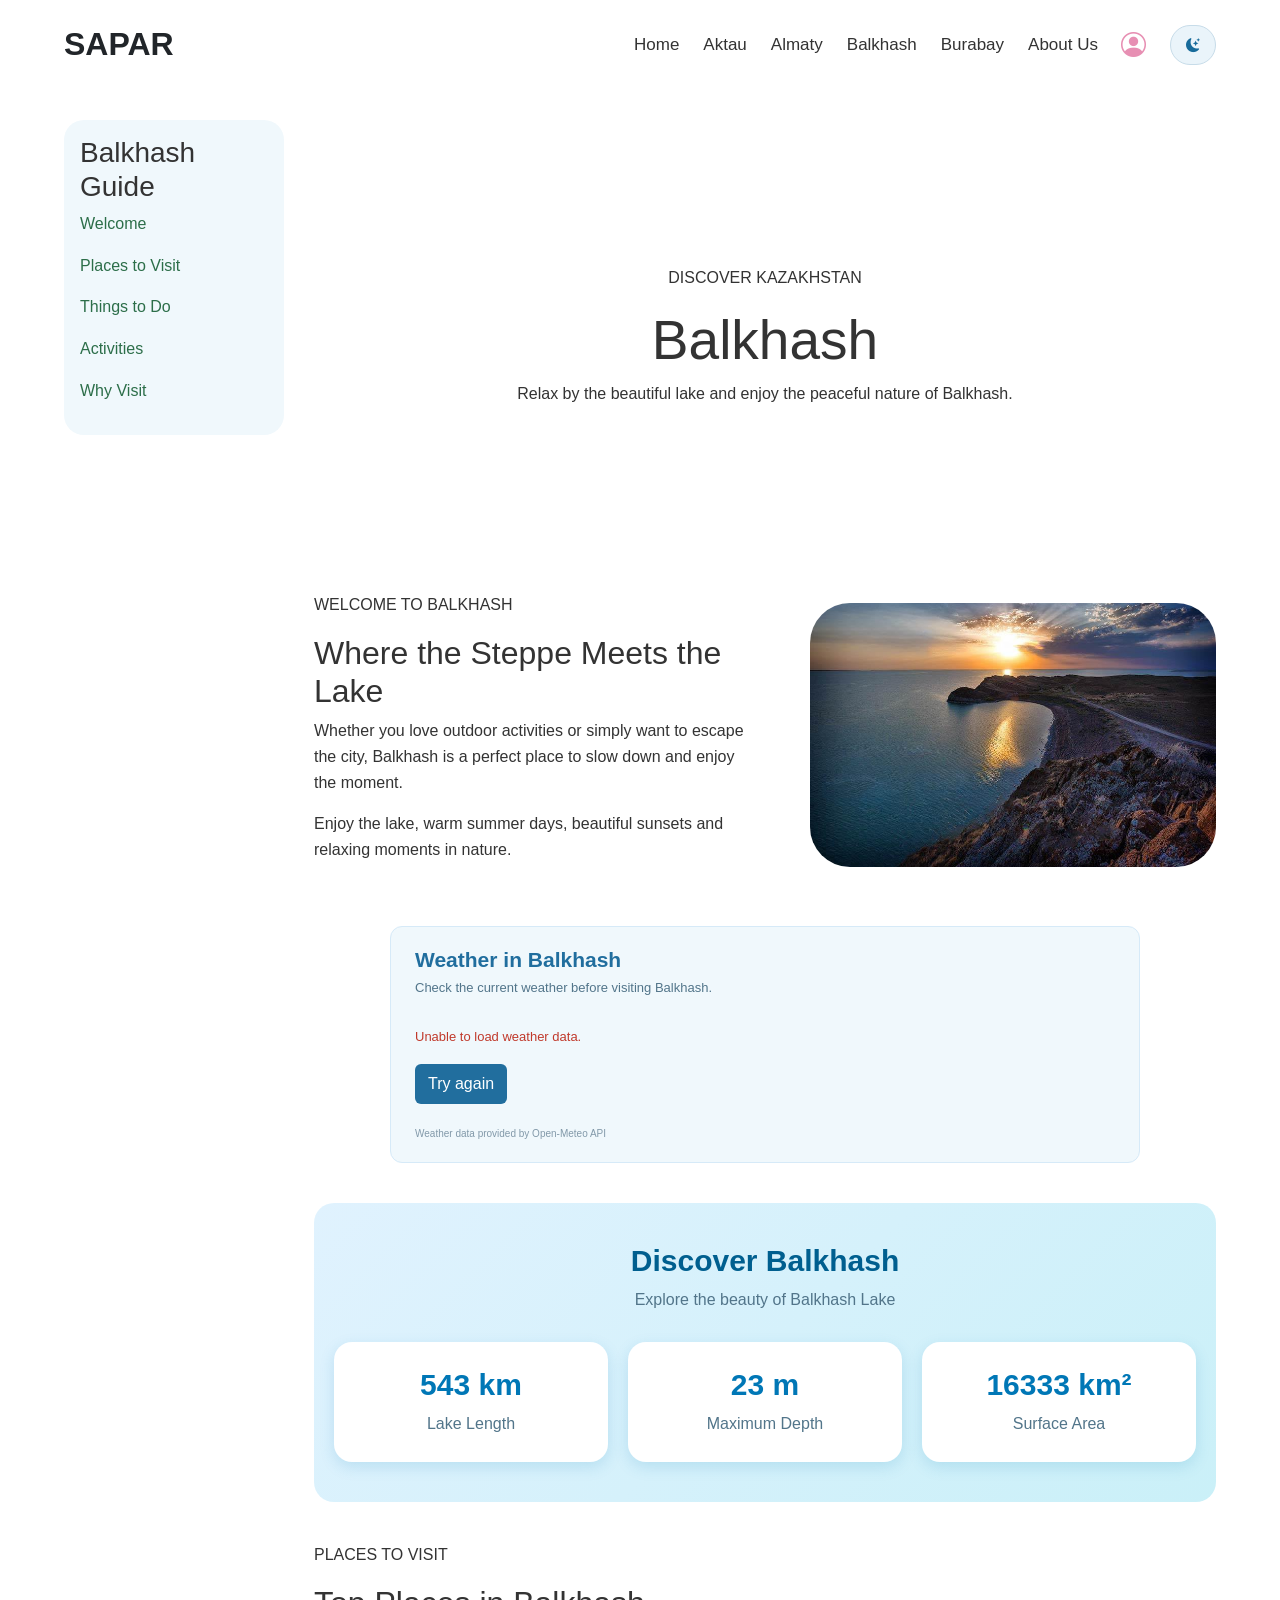
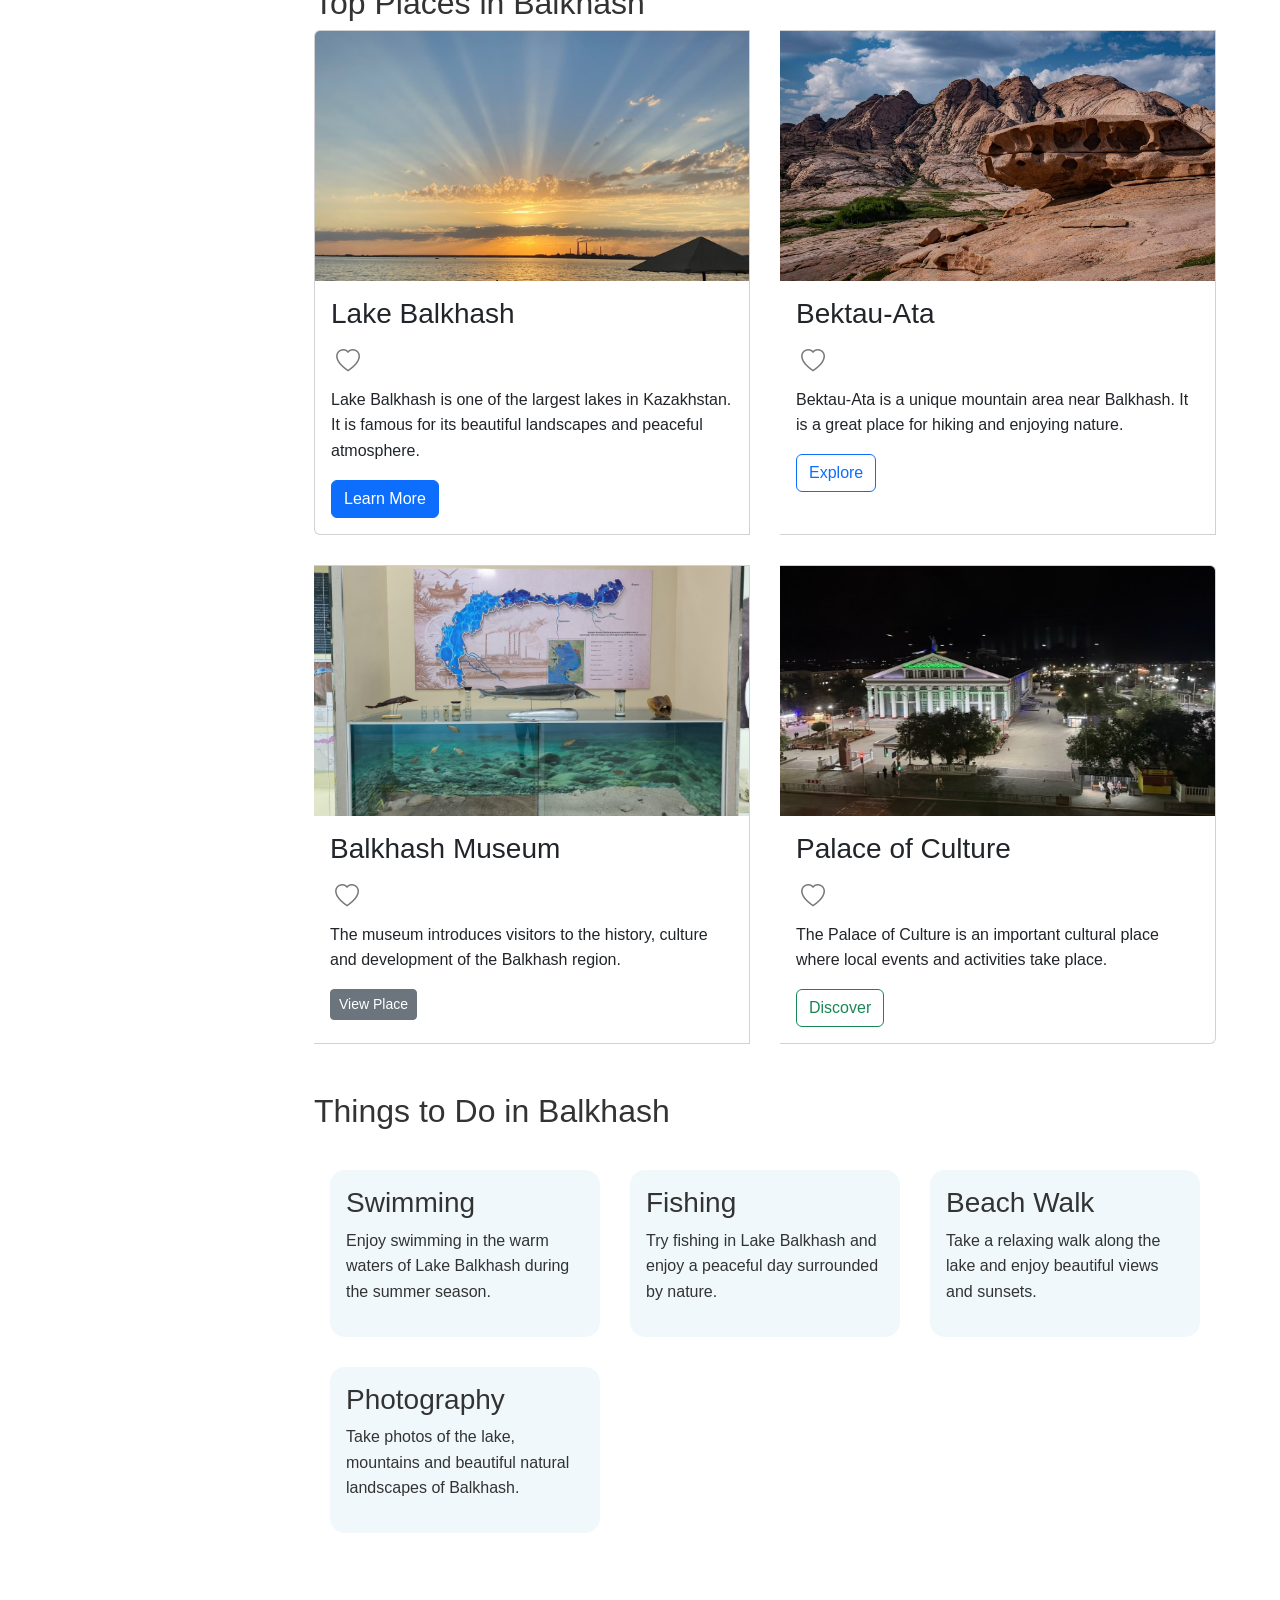
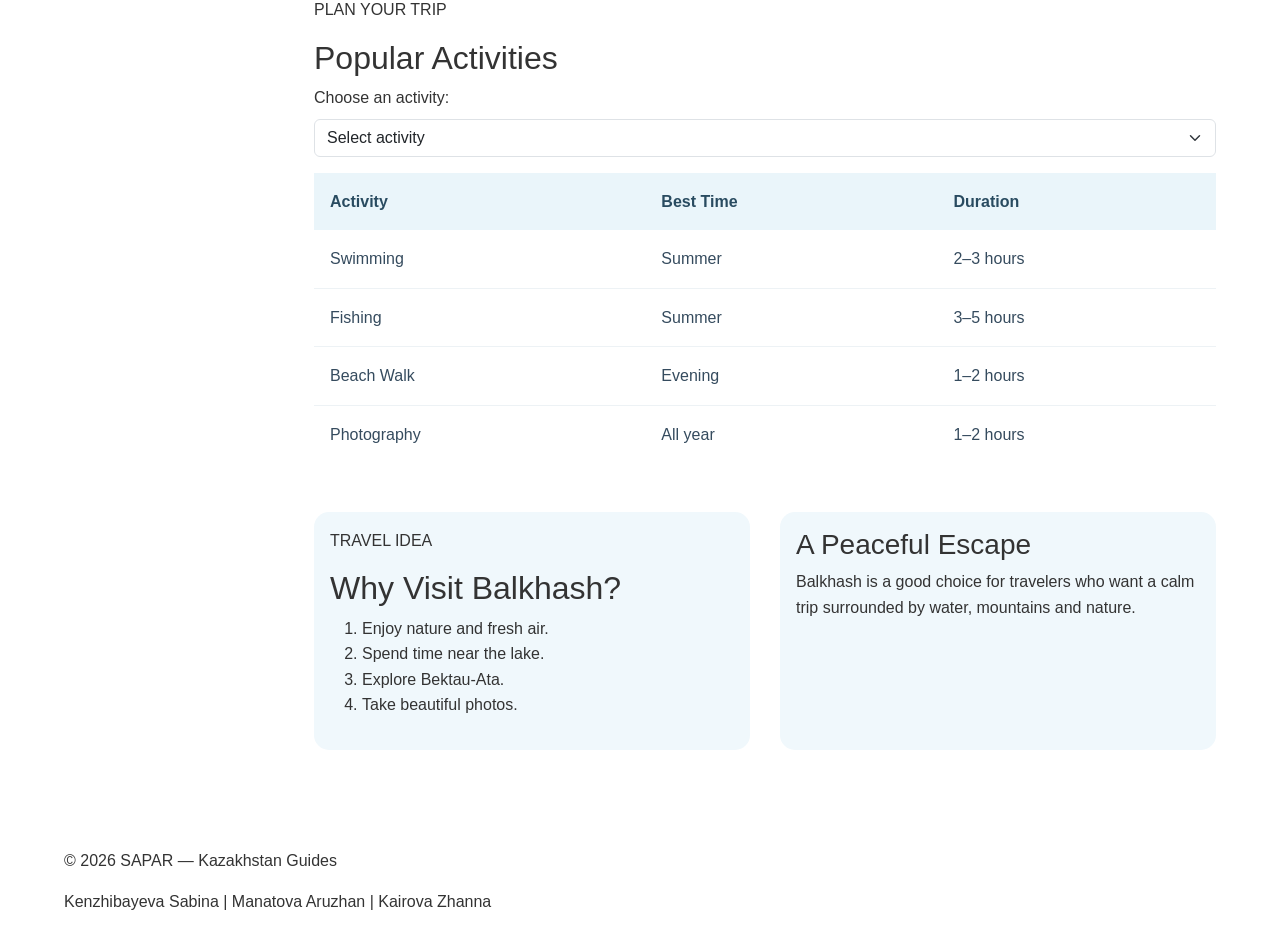
<file: balkhash.html>
<!DOCTYPE html>
<html lang="en">

<head>
    <meta charset="UTF-8">
    <meta name="viewport" content="width=device-width, initial-scale=1.0">
    <title>Sapar - Balkhash</title>

    <link href="https://cdn.jsdelivr.net/npm/bootstrap@5.3.3/dist/css/bootstrap.min.css" rel="stylesheet">
    <link rel="stylesheet" href="https://cdn.jsdelivr.net/npm/bootstrap-icons@1.11.3/font/bootstrap-icons.min.css">
    <link rel="stylesheet" href="css/common.css">
    <link rel="stylesheet" href="css/balkhash.css">
    <link rel="stylesheet" href="css/theme.css">
    <link rel="stylesheet" href="css/weather.css">

</head>

<body class="px-4">
    <div id="scroll-progress"></div>

    <header id="main-header">
        <div class="logo">SAPAR</div>

        <nav class="navbar navbar-expand-lg navbar-light p-0">
            <div class="container-fluid">

                <button class="navbar-toggler" type="button" data-bs-toggle="collapse" data-bs-target="#navbarNav"
                    aria-controls="navbarNav" aria-expanded="false" aria-label="Toggle navigation">
                    <span class="navbar-toggler-icon"></span>
                </button>

                <div class="collapse navbar-collapse" id="navbarNav">
                    <ul class="navbar-nav">
                        <li class="nav-item"><a class="nav-link" href="index.html">Home</a></li>
                        <li class="nav-item"><a class="nav-link" href="aktau.html">Aktau</a></li>
                        <li class="nav-item"><a class="nav-link" href="almaty.html">Almaty</a></li>
                        <li class="nav-item"><a class="nav-link" href="balkhash.html">Balkhash</a></li>
                        <li class="nav-item"><a class="nav-link" href="burabay.html">Burabay</a></li>
                        <li class="nav-item"><a class="nav-link" href="about.html">About Us</a></li>
                    </ul>
                </div>
            </div>
        </nav>

        <div class="header-actions" id="header-actions">
            <a class="profile-nav-link" href="profile.html" aria-label="My Profile">
                <i class="bi bi-person-circle"></i>
            </a>
        </div>
    </header>

    <aside class="sidebar p-3 mb-4">
        <h3>Balkhash Guide</h3>

        <a href="#welcome" class="mb-3">Welcome</a>
        <a href="#places" class="mb-3">Places to Visit</a>
        <a href="#things" class="mb-3">Things to Do</a>
        <a href="#activities" class="mb-3">Activities</a>
        <a href="#visit" class="mb-3">Why Visit</a>

    </aside>
    <main>

        <section class="city-hero balkhash-hero mb-5 mt-lg-4">
            <div class="hero-content p-4">
                <p class="small-title">DISCOVER KAZAKHSTAN</p>
                <h1>Balkhash</h1>
                <p>
                    Relax by the beautiful lake and enjoy the peaceful nature of Balkhash.
                </p>
            </div>
        </section>

        <section class="city-intro mb-5" id="welcome">
            <div>
                <p class="section-label">WELCOME TO BALKHASH</p>
                <h2>Where the Steppe Meets the Lake</h2>
                <p>
                    Whether you love outdoor activities or simply want to escape the city,
                    Balkhash is a perfect place to slow down and enjoy the moment.
                </p>
                <p>
                    Enjoy the lake, warm summer days, beautiful sunsets and relaxing moments in nature.
                </p>
            </div>

            <img src="images/balkhash.jpg" alt="Lake Balkhash with beautiful natural landscape" class="city-image">
        </section>

        <!-- Balkhash Weather API -->
        <section class="weather-section">
            <h2>Weather in Balkhash</h2>
            <p>Check the current weather before visiting Balkhash.</p>

            <div class="weather-card" id="weather-card" data-city="Balkhash" data-latitude="46.84"
                data-longitude="74.98">

                <p>Loading weather...</p>

            </div>

            <small>Weather data provided by Open-Meteo API</small>
        </section>

        <section class="tourism-stats">
            <h2>Discover Balkhash</h2>
            <p>Explore the beauty of Balkhash Lake</p>

            <div class="stats-container">

                <div class="stat-card">
                    <h3>
                        <span class="counter" data-target="605">0</span> km
                    </h3>
                    <p>Lake Length</p>
                </div>

                <div class="stat-card">
                    <h3>
                        <span class="counter" data-target="26">0</span> m
                    </h3>
                    <p>Maximum Depth</p>
                </div>

                <div class="stat-card">
                    <h3>
                        <span class="counter" data-target="18200">0</span> km²
                    </h3>
                    <p>Surface Area</p>
                </div>

            </div>
        </section>
        <section class="places-section mb-5" id="places">
            <p class="section-label">PLACES TO VISIT</p>
            <h2>Top Places in Balkhash</h2>

            <div class="card-group">

                <div class="card">
                    <img src="images/lake-balkhash.jpg" class="card-img-top" alt="Lake Balkhash">

                    <div class="card-body">
                        <h3 class="card-title">Lake Balkhash</h3>
                        <button class="favorite-btn" data-place="Lake Balkhash" aria-label="Add to favorites">
                            <i class="bi bi-heart"></i>
                        </button>
                        <p class="card-text">
                            Lake Balkhash is one of the largest lakes in Kazakhstan.
                            It is famous for its beautiful landscapes and peaceful atmosphere.
                        </p>

                        <a href="https://www.advantour.com/rus/kazakhstan/nature/lake-balkhash.htm"
                            class="btn btn-primary" target="_blank" rel="noopener noreferrer">
                            Learn More
                        </a>
                    </div>
                </div>


                <div class="card">
                    <img src="images/bektau-ata.jpg" class="card-img-top" alt="Bektau-Ata">

                    <div class="card-body">
                        <h3 class="card-title">Bektau-Ata</h3>
                        <button class="favorite-btn" data-place="Bektau-Ata" aria-label="Add to favorites">
                            <i class="bi bi-heart"></i>
                        </button>

                        <p class="card-text">
                            Bektau-Ata is a unique mountain area near Balkhash.
                            It is a great place for hiking and enjoying nature.
                        </p>

                        <a href="https://www.nur.kz/leisure/tourist-routes/1965419-kakie-tayny-hranit-urochische-bektau-ata/"
                            class="btn btn-outline-primary" target="_blank" rel="noopener noreferrer">
                            Explore
                        </a>
                    </div>
                </div>


                <div class="card">
                    <img src="images/balkhash-museum.jpg" class="card-img-top" alt="Balkhash Museum">

                    <div class="card-body">
                        <h3 class="card-title">Balkhash Museum</h3>
                        <button class="favorite-btn" data-place="Balkhash Museum" aria-label="Add to favorites">
                            <i class="bi bi-heart"></i>
                        </button>
                        <p class="card-text">
                            The museum introduces visitors to the history,
                            culture and development of the Balkhash region.
                        </p>

                        <a href="https://muzey-balkhash.ful.kz/ru/" class="btn btn-secondary btn-sm" target="_blank"
                            rel="noopener noreferrer">
                            View Place
                        </a>
                    </div>
                </div>


                <div class="card">
                    <img src="images/palace-balkhash.jpg" class="card-img-top" alt="Palace of Culture">

                    <div class="card-body">
                        <h3 class="card-title">Palace of Culture</h3>
                        <button class="favorite-btn" data-place="Palace of Culture" aria-label="Add to favorites">
                            <i class="bi bi-heart"></i>
                        </button>
                        <p class="card-text">
                            The Palace of Culture is an important cultural place
                            where local events and activities take place.
                        </p>

                        <a href="https://m.vk.ru/wall-57478050_493640" class="btn btn-outline-success" target="_blank"
                            rel="noopener noreferrer">
                            Discover
                        </a>
                    </div>
                </div>

            </div>
        </section>
        <section class="places-section mb-5" id="things">

            <p class="section-label mb-3"></p>
            <h2 class="mb-4">Things to Do in Balkhash</h2>
            <div class="cards-container p-3">

                <article class="place-card p-3">
                    <h3>Swimming</h3>
                    <p>
                        Enjoy swimming in the warm waters of Lake Balkhash
                        during the summer season.
                    </p>
                </article>

                <article class="place-card p-3">
                    <h3>Fishing</h3>
                    <p>
                        Try fishing in Lake Balkhash and enjoy a peaceful
                        day surrounded by nature.
                    </p>
                </article>

                <article class="place-card p-3">
                    <h3>Beach Walk</h3>
                    <p>
                        Take a relaxing walk along the lake and enjoy
                        beautiful views and sunsets.
                    </p>
                </article>

                <article class="place-card p-3">
                    <h3>Photography</h3>
                    <p>
                        Take photos of the lake, mountains and beautiful
                        natural landscapes of Balkhash.
                    </p>
                </article>

            </div>

        </section>

        <section class="table-section" id="activities">

            <p class="section-label">PLAN YOUR TRIP</p>

            <h2>Popular Activities</h2>

            <div class="mb-3">
                <label for="activitySelect" class="form-label">
                    Choose an activity:
                </label>

                <select id="activitySelect" class="form-select">
                    <option value="">Select activity</option>
                    <option value="swimming">Swimming</option>
                    <option value="fishing">Fishing</option>
                    <option value="beach">Beach Walk</option>
                    <option value="photography">Photography</option>
                </select>

                <p id="activityInfo" class="mt-2 mb-0"></p>
            </div>

            <table>
                <thead>
                    <tr>
                        <th class="p-3">Activity</th>
                        <th class="p-3">Best Time</th>
                        <th class="p-3">Duration</th>
                    </tr>
                </thead>

                <tbody>
                    <tr>
                        <td class="p-3">Swimming</td>
                        <td class="p-3">Summer</td>
                        <td class="p-3">2–3 hours</td>
                    </tr>
                    <tr>
                        <td class="p-3">Fishing</td>
                        <td class="p-3">Summer</td>
                        <td class="p-3">3–5 hours</td>
                    </tr>
                    <tr>
                        <td class="p-3">Beach Walk</td>
                        <td class="p-3">Evening</td>
                        <td class="p-3">1–2 hours</td>
                    </tr>
                    <tr>
                        <td class="p-3">Photography</td>
                        <td class="p-3">All year</td>
                        <td class="p-3">1–2 hours</td>
                    </tr>
                </tbody>
            </table>

        </section>

        <section class="activities-section mt-5" id="visit">

            <div class="activity-box p-3">
                <p class="section-label">TRAVEL IDEA</p>
                <h2>Why Visit Balkhash?</h2>

                <ol>
                    <li>Enjoy nature and fresh air.</li>
                    <li>Spend time near the lake.</li>
                    <li>Explore Bektau-Ata.</li>
                    <li>Take beautiful photos.</li>
                </ol>
            </div>
            <div class="info-box p-3">
                <h3>A Peaceful Escape</h3>
                <p>
                    Balkhash is a good choice for travelers who want a calm trip surrounded
                    by water, mountains and nature.
                </p>
            </div>

        </section>
    </main>

    <footer class="mt-5">
        <p>© 2026 SAPAR — Kazakhstan Guides</p>
        <p>
            Kenzhibayeva Sabina | Manatova Aruzhan | Kairova Zhanna
        </p>
    </footer>
    <script src="https://cdn.jsdelivr.net/npm/bootstrap@5.3.3/dist/js/bootstrap.bundle.min.js"></script>
    <script src="https://code.jquery.com/jquery-3.7.1.min.js"></script>
    <script src="js/balkhash.js" defer></script>
    <script src="js/theme.js" defer></script>
    <script src="js/weather.js" defer></script>
</body>

</html>
</file>
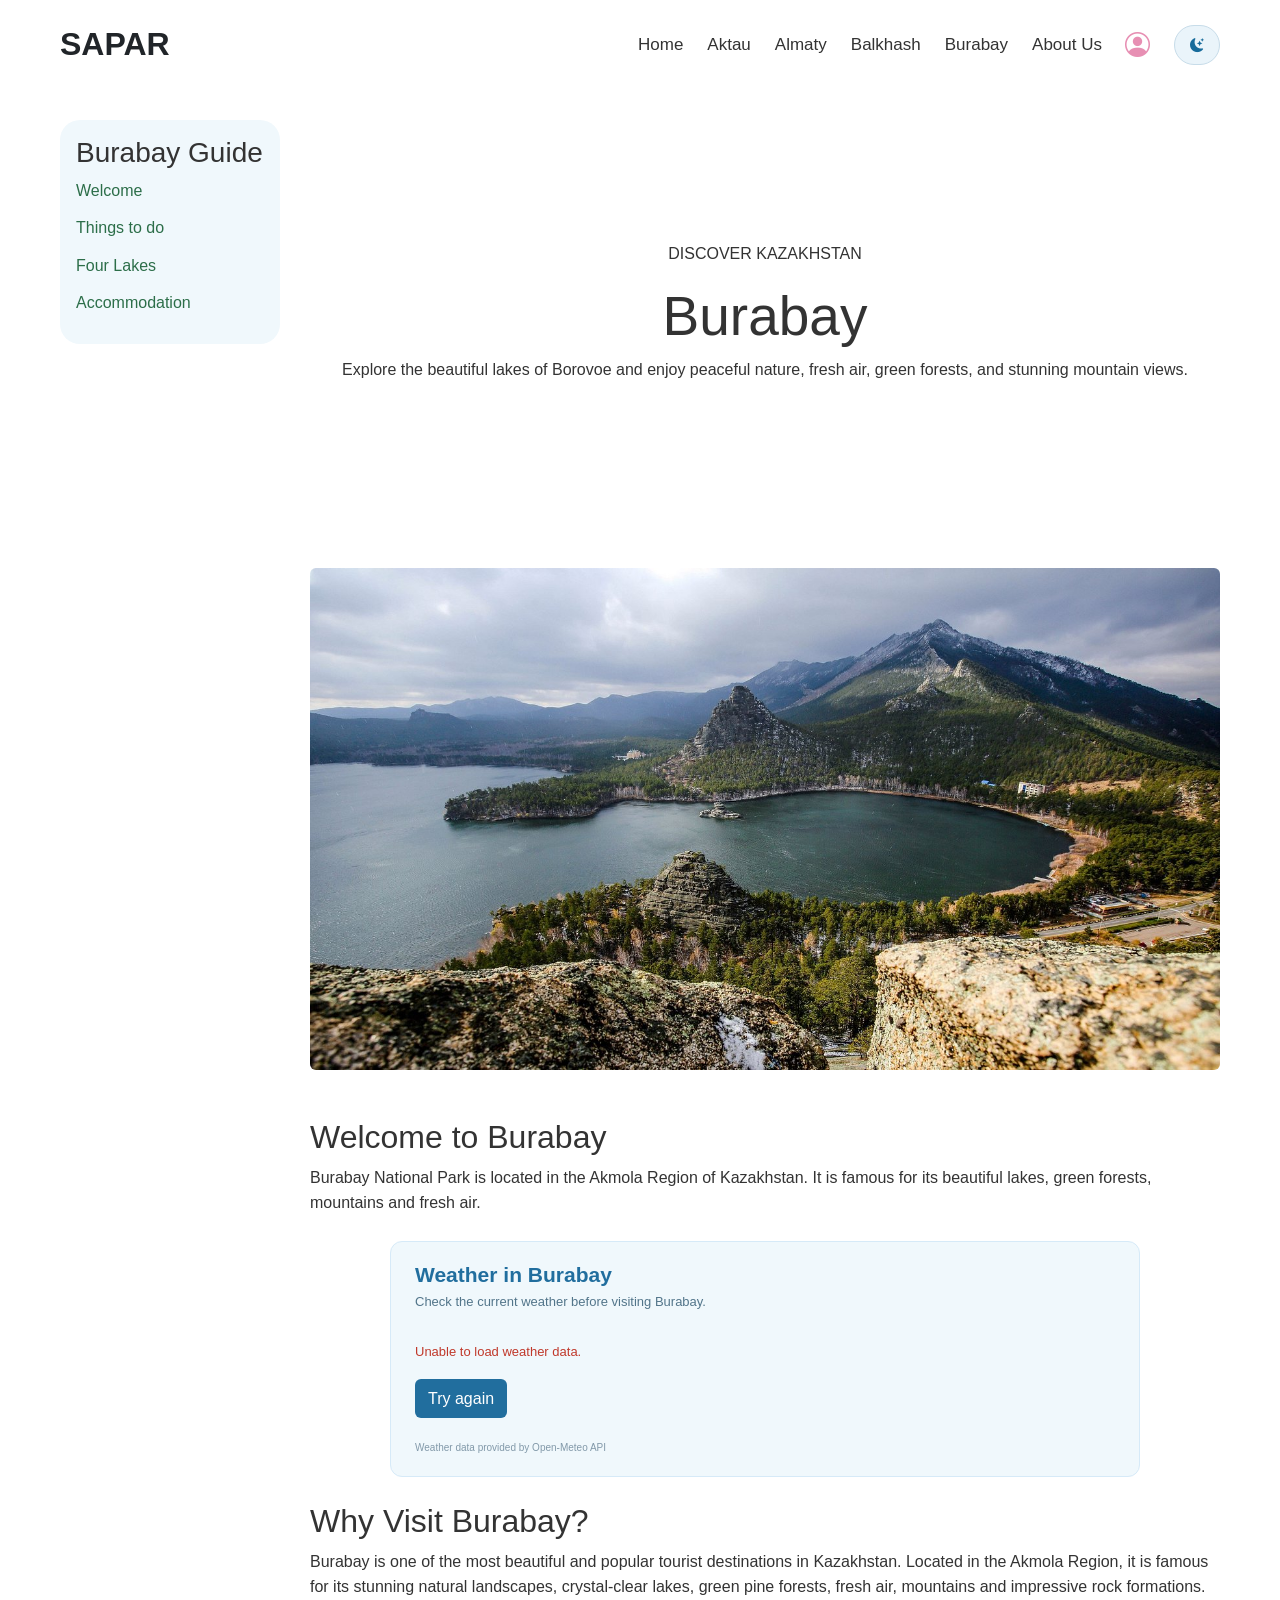
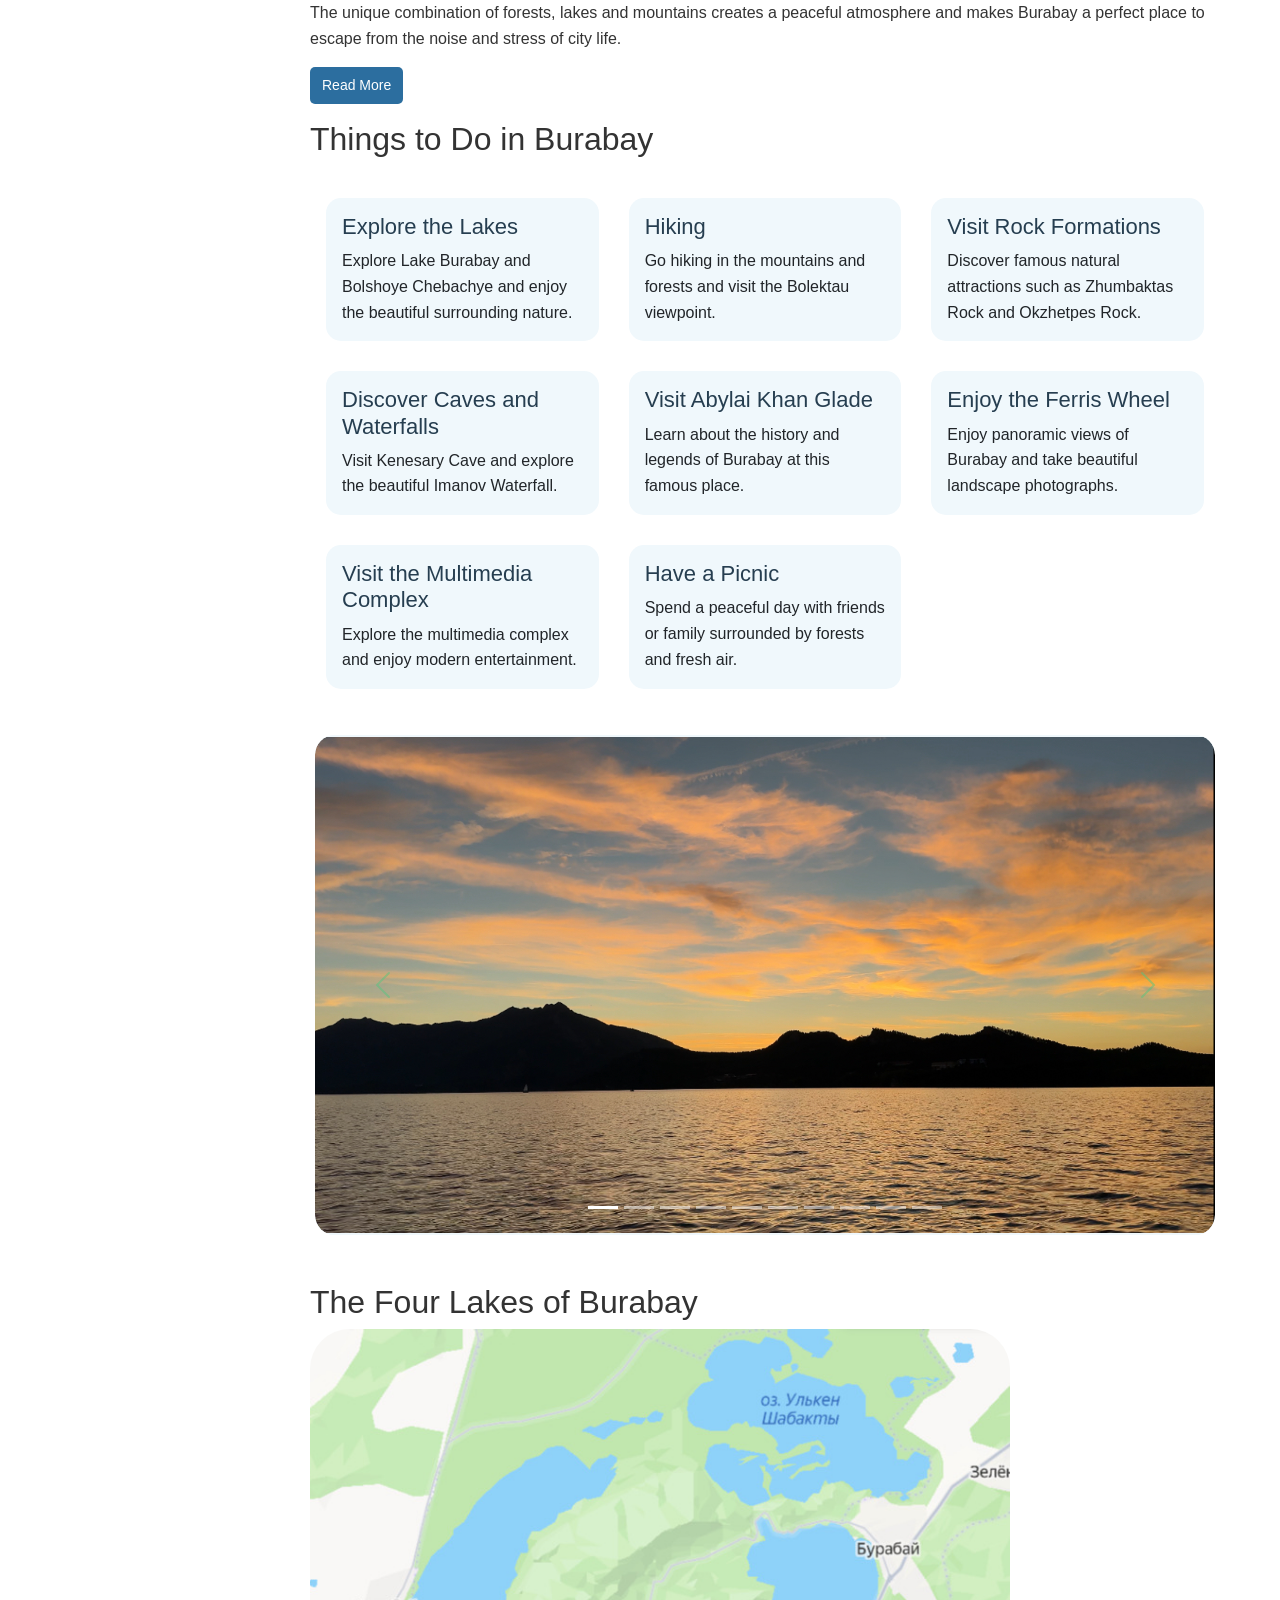
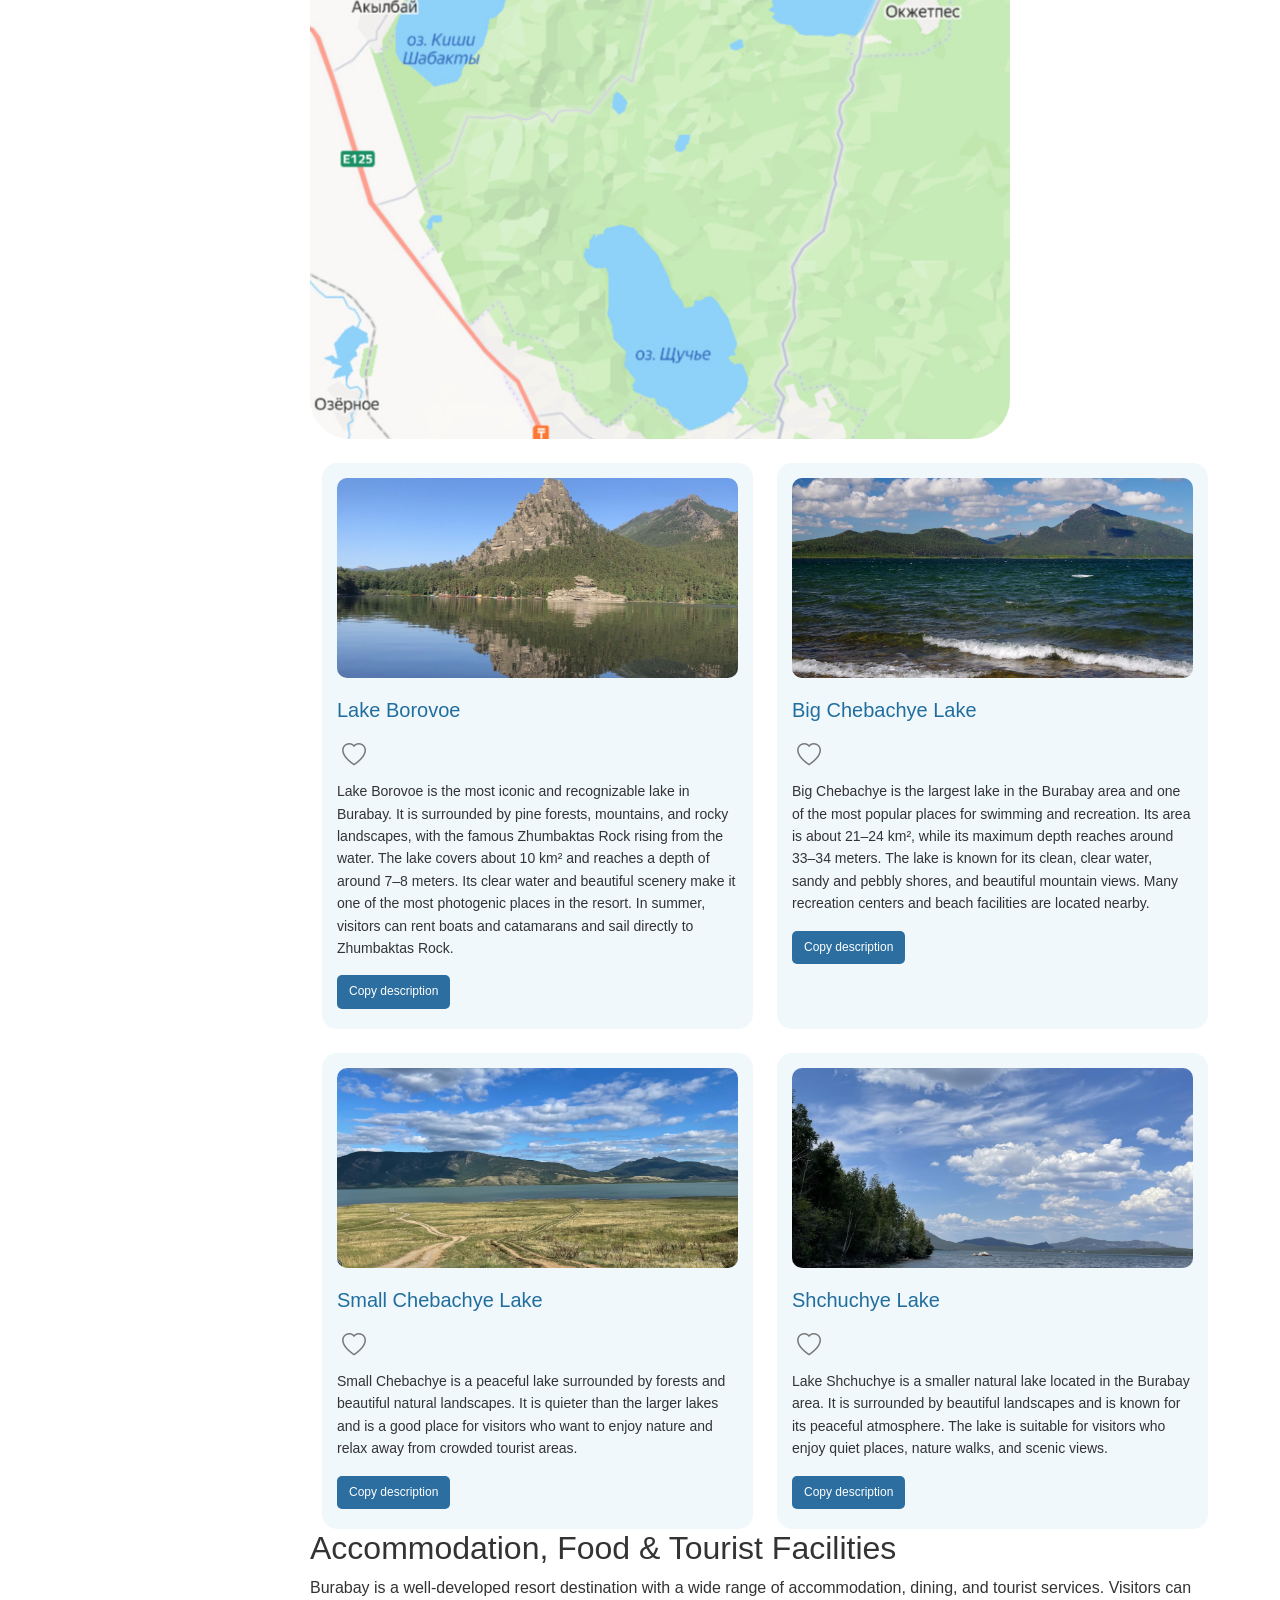
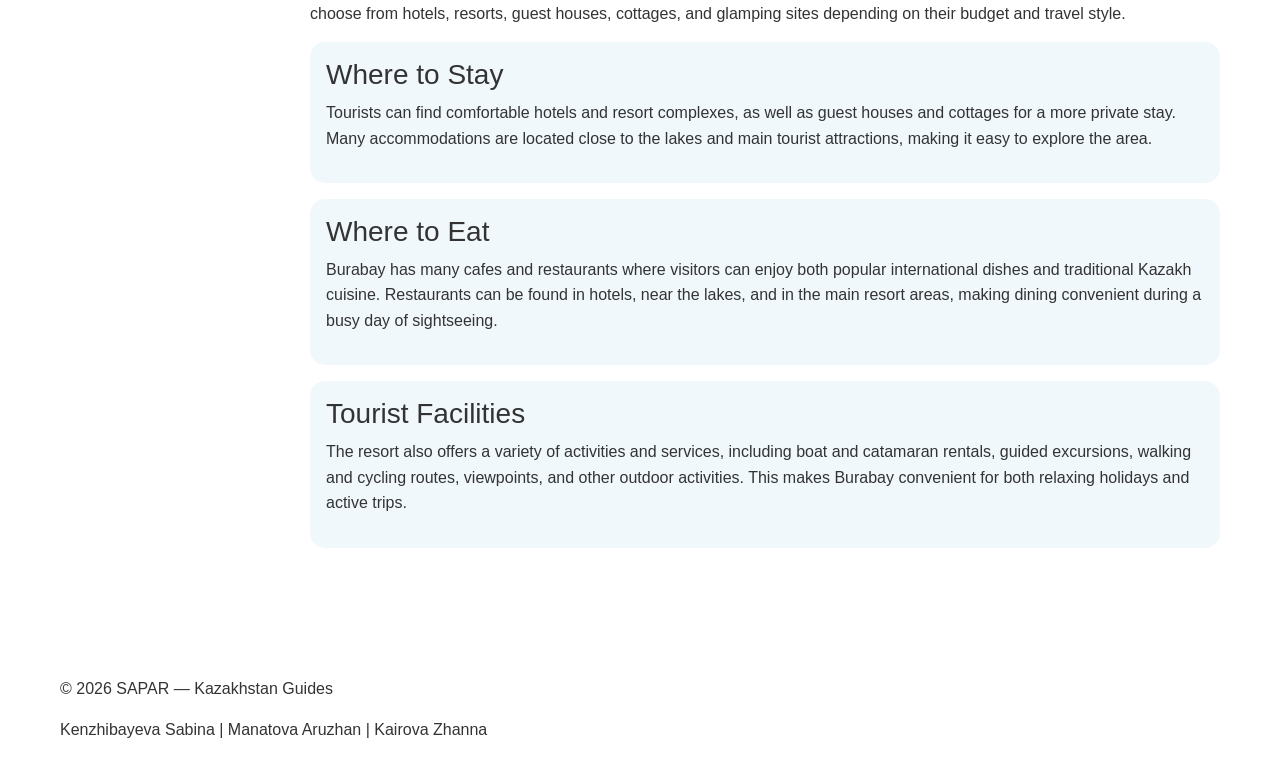
<file: burabay.html>
<!DOCTYPE html>
<html lang="en">

<head>
    <meta charset="UTF-8">
    <meta name="viewport" content="width=device-width, initial-scale=1.0">
    <title>Burabay</title>


    <link href="https://cdn.jsdelivr.net/npm/bootstrap@5.3.3/dist/css/bootstrap.min.css" rel="stylesheet">
    <link rel="stylesheet" href="https://cdn.jsdelivr.net/npm/bootstrap-icons@1.11.3/font/bootstrap-icons.min.css">
    <link rel="stylesheet" href="css/common.css">

    <link rel="stylesheet" href="css/burabay.css">
    <link rel="stylesheet" href="css/theme.css">
    <link rel="stylesheet" href="css/weather.css">
</head>

<body>
    <div id="scroll-progress"></div>

    <header id="main-header">
        <div class="logo">SAPAR</div>

        <nav class="navbar navbar-expand-lg navbar-light p-0">
            <div class="container-fluid">

                <button class="navbar-toggler" type="button" data-bs-toggle="collapse" data-bs-target="#navbarNav"
                    aria-controls="navbarNav" aria-expanded="false" aria-label="Toggle navigation">
                    <span class="navbar-toggler-icon"></span>
                </button>

                <div class="collapse navbar-collapse" id="navbarNav">
                    <ul class="navbar-nav">
                        <li class="nav-item"><a class="nav-link" href="index.html">Home</a></li>
                        <li class="nav-item"><a class="nav-link" href="aktau.html">Aktau</a></li>
                        <li class="nav-item"><a class="nav-link" href="almaty.html">Almaty</a></li>
                        <li class="nav-item"><a class="nav-link" href="balkhash.html">Balkhash</a></li>
                        <li class="nav-item"><a class="nav-link" href="burabay.html">Burabay</a></li>
                        <li class="nav-item"><a class="nav-link" href="about.html">About Us</a></li>
                    </ul>
                </div>
            </div>
        </nav>

        <div class="header-actions" id="header-actions">
            <a class="profile-nav-link" href="profile.html" aria-label="My Profile">
                <i class="bi bi-person-circle"></i>
            </a>
        </div>
    </header>


    <aside class="sidebar p-3">
        <h3>Burabay Guide</h3>
        <a href="#welcome">Welcome</a>
        <a href="#things">Things to do</a>
        <a href="#lakes">Four Lakes</a>
        <a href="#accommodation">Accommodation</a>
    </aside>

    <main>
        <section id="first" class="mb-5">
            <div class="hero-content p-4">
                <p class="small-title">DISCOVER KAZAKHSTAN</p>
                <h1>Burabay</h1>
                <p>Explore the beautiful lakes of Borovoe and enjoy peaceful nature, fresh air, green forests, and
                    stunning mountain views.</p>
            </div>
        </section>

        <section class="mb-5">
            <img src="imagesburabay/147.jpg" alt="Beautiful view of Burabay National Park" class="img-fluid rounded">
        </section>

        <section id="welcome">
            <h2>Welcome to Burabay</h2>
            <p>
                Burabay National Park is located in the Akmola Region of Kazakhstan.
                It is famous for its beautiful lakes, green forests, mountains and fresh air.
            </p>
        </section>

        <!-- Burabay Weather API -->
        <section class="weather-section">
            <h2>Weather in Burabay</h2>
            <p>Check the current weather before visiting Burabay.</p>

            <div class="weather-card" id="weather-card" data-city="Burabay" data-latitude="53.08"
                data-longitude="70.31">

                <p>Loading weather...</p>

            </div>

            <small>Weather data provided by Open-Meteo API</small>
        </section>




        <section class="nature-section">
            <h2>Why Visit Burabay?</h2>

            <!-- Always visible text -->
            <p>
                Burabay is one of the most beautiful and popular tourist destinations
                in Kazakhstan. Located in the Akmola Region, it is famous for its
                stunning natural landscapes, crystal-clear lakes, green pine forests,
                fresh air, mountains and impressive rock formations. The unique
                combination of forests, lakes and mountains creates a peaceful
                atmosphere and makes Burabay a perfect place to escape from the noise
                and stress of city life.
            </p>

            <!-- Hidden text -->
            <div class="collapse" id="burabayMore">

                <p>
                    Burabay offers many opportunities for outdoor activities and
                    unforgettable experiences. Visitors can enjoy hiking along scenic
                    trails, walking through pine forests, swimming in the lakes, renting
                    boats and catamarans, or simply relaxing on the shore. Nature lovers
                    can explore unusual rock formations, discover hidden viewpoints
                    and take beautiful photographs of the surrounding landscapes.
                </p>

                <p>
                    The resort is also a wonderful destination for families and friends.
                    There are many places to enjoy picnics, spend time outdoors and
                    discover local attractions. Every season gives Burabay a different
                    atmosphere: summer is perfect for swimming and outdoor activities,
                    while autumn and winter offer beautiful scenery and peaceful
                    surroundings.
                </p>

                <p>
                    Whether you are looking for adventure, relaxation, beautiful views
                    or a weekend away from the city, Burabay has something for everyone.
                    Its natural beauty and variety of activities make it a destination
                    worth visiting.
                </p>

            </div>

            <!-- Read More button -->
            <button id="readMoreBtn" type="button" data-bs-toggle="collapse" data-bs-target="#burabayMore"
                aria-expanded="false" aria-controls="burabayMore"
                onclick="this.textContent = this.getAttribute('aria-expanded') === 'true' ? 'Read More' : 'Read Less'">
                Read More
            </button>
        </section>



        <section id="things" class="places-section mb-5">

            <p class="section-label mb-3"></p>
            <h2 class="mb-4">Things to Do in Burabay</h2>

            <!-- Things to Do Cards -->
            <div class="cards-container p-3">

                <article class="place-card p-3">
                    <h3>Explore the Lakes</h3>
                    <p>Explore Lake Burabay and Bolshoye Chebachye and enjoy the beautiful surrounding nature.</p>
                </article>

                <article class="place-card p-3">
                    <h3>Hiking</h3>
                    <p>Go hiking in the mountains and forests and visit the Bolektau viewpoint.</p>
                </article>

                <article class="place-card p-3">
                    <h3>Visit Rock Formations</h3>
                    <p>Discover famous natural attractions such as Zhumbaktas Rock and Okzhetpes Rock.</p>
                </article>

                <article class="place-card p-3">
                    <h3>Discover Caves and Waterfalls</h3>
                    <p>Visit Kenesary Cave and explore the beautiful Imanov Waterfall.</p>
                </article>

                <article class="place-card p-3">
                    <h3>Visit Abylai Khan Glade</h3>
                    <p>Learn about the history and legends of Burabay at this famous place.</p>
                </article>

                <article class="place-card p-3">
                    <h3>Enjoy the Ferris Wheel</h3>
                    <p>Enjoy panoramic views of Burabay and take beautiful landscape photographs.</p>
                </article>

                <article class="place-card p-3">
                    <h3>Visit the Multimedia Complex</h3>
                    <p>Explore the multimedia complex and enjoy modern entertainment.</p>
                </article>

                <article class="place-card p-3">
                    <h3>Have a Picnic</h3>
                    <p>Spend a peaceful day with friends or family surrounded by forests and fresh air.</p>
                </article>

            </div>

            <!-- Carousel -->
            <div id="burabayCarousel" class="carousel slide" data-bs-ride="carousel">

                <div class="carousel-indicators">
                    <button type="button" data-bs-target="#burabayCarousel" data-bs-slide-to="0" class="active"
                        aria-current="true" aria-label="Slide 1"></button>
                    <button type="button" data-bs-target="#burabayCarousel" data-bs-slide-to="1"
                        aria-label="Slide 2"></button>
                    <button type="button" data-bs-target="#burabayCarousel" data-bs-slide-to="2"
                        aria-label="Slide 3"></button>
                    <button type="button" data-bs-target="#burabayCarousel" data-bs-slide-to="3"
                        aria-label="Slide 4"></button>
                    <button type="button" data-bs-target="#burabayCarousel" data-bs-slide-to="4"
                        aria-label="Slide 5"></button>
                    <button type="button" data-bs-target="#burabayCarousel" data-bs-slide-to="5"
                        aria-label="Slide 6"></button>
                    <button type="button" data-bs-target="#burabayCarousel" data-bs-slide-to="6"
                        aria-label="Slide 7"></button>
                    <button type="button" data-bs-target="#burabayCarousel" data-bs-slide-to="7"
                        aria-label="Slide 8"></button>
                    <button type="button" data-bs-target="#burabayCarousel" data-bs-slide-to="8"
                        aria-label="Slide 9"></button>
                    <button type="button" data-bs-target="#burabayCarousel" data-bs-slide-to="9"
                        aria-label="Slide 10"></button>
                </div>

                <div class="carousel-inner">
                    <div class="carousel-item active">
                        <img src="imagesburabay/IMG_726.jpg" class="d-block w-100" alt="Big Chebachye Lake">
                    </div>
                    <div class="carousel-item">
                        <img src="imagesburabay/IMG_0724.jpg" class="d-block w-100" alt="Burabay View">
                    </div>
                    <div class="carousel-item">
                        <img src="imagesburabay/IMG_0721.jpg" class="d-block w-100" alt="Okzhetpes Rock">
                    </div>
                    <div class="carousel-item">
                        <img src="imagesburabay/IMG_0708.jpg" class="d-block w-100" alt="Kenesary Cave">
                    </div>
                    <div class="carousel-item">
                        <img src="imagesburabay/IMG_0707.jpg" class="d-block w-100" alt="Imanov Waterfall">
                    </div>
                    <div class="carousel-item">
                        <img src="imagesburabay/IMG_0722.jpg" class="d-block w-100" alt="Maral Farm">
                    </div>
                    <div class="carousel-item">
                        <img src="imagesburabay/IMG_8983 (2).jpg" class="d-block w-100" alt="Abylai Khan Glade">
                    </div>
                    <div class="carousel-item">
                        <img src="imagesburabay/IMG_727.jpg" class="d-block w-100" alt="Ferris Wheel">
                    </div>
                    <div class="carousel-item">
                        <img src="imagesburabay/IMG_0723.jpg" class="d-block w-100" alt="Multimedia Complex">
                    </div>
                    <div class="carousel-item">
                        <img src="imagesburabay/IMG_8978.jpg" class="d-block w-100" alt="Burabay Forest">
                    </div>
                </div>

                <button class="carousel-control-prev" type="button" data-bs-target="#burabayCarousel"
                    data-bs-slide="prev">
                    <span class="carousel-control-prev-icon" aria-hidden="true"></span>
                    <span class="visually-hidden">Previous</span>
                </button>

                <button class="carousel-control-next" type="button" data-bs-target="#burabayCarousel"
                    data-bs-slide="next">
                    <span class="carousel-control-next-icon" aria-hidden="true"></span>
                    <span class="visually-hidden">Next</span>
                </button>

            </div>

            <p id="currentPlace" class="text-center"></p>

        </section>



        <section id="lakes" class="lakes-section">

            <h2>The Four Lakes of Burabay</h2>

            <img src="imagesburabay/lakes.jpg" alt="Lakes of Burabay" class="img-fluid mb-4" width="700" height="400">

            <div class="container">
                <div class="row g-4">

                    <!-- Lake Borovoe -->
                    <div class="col-lg-6 col-md-6">
                        <div class="lake">

                            <div class="lake-img">
                                <img src="imagesburabay/blake.jpg" alt="Lake Borovoe" class="img-fluid">
                            </div>

                            <div class="lake-text">
                                <h3>Lake Borovoe</h3>
                                <button class="favorite-btn" data-place="Lake Borovoe">
                                    <i class="bi bi-heart"></i>
                                </button>
                                <p class="lake-description">
                                    Lake Borovoe is the most iconic and recognizable lake
                                    in Burabay. It is surrounded by pine forests, mountains,
                                    and rocky landscapes, with the famous Zhumbaktas Rock
                                    rising from the water. The lake covers about 10 km²
                                    and reaches a depth of around 7–8 meters.
                                    Its clear water and beautiful scenery make it one of
                                    the most photogenic places in the resort. In summer,
                                    visitors can rent boats and catamarans and sail
                                    directly to Zhumbaktas Rock.
                                </p>

                                <button class="copy-button" type="button">Copy description</button>
                                <span class="copy-message"></span>
                            </div>

                        </div>
                    </div>

                    <!-- Big Chebachye Lake -->
                    <div class="col-lg-6 col-md-6">
                        <div class="lake">

                            <div class="lake-img">
                                <img src="imagesburabay/IMG_0706.JPG.jpg" alt="Big Chebachye Lake" class="img-fluid">
                            </div>

                            <div class="lake-text">
                                <h3>Big Chebachye Lake</h3>
                                <button class="favorite-btn" data-place="Big Chebachye Lake">
                                    <i class="bi bi-heart"></i>
                                </button>
                                <p class="lake-description">
                                    Big Chebachye is the largest lake in the Burabay area
                                    and one of the most popular places for swimming and
                                    recreation. Its area is about 21–24 km², while its
                                    maximum depth reaches around 33–34 meters.
                                    The lake is known for its clean, clear water,
                                    sandy and pebbly shores, and beautiful mountain views.
                                    Many recreation centers and beach facilities
                                    are located nearby.
                                </p>

                                <button class="copy-button" type="button">Copy description</button>
                                <span class="copy-message"></span>
                            </div>

                        </div>
                    </div>

                    <!-- Small Chebachye Lake -->
                    <div class="col-lg-6 col-md-6">
                        <div class="lake">

                            <div class="lake-img">
                                <img src="imagesburabay/IMG_0719.jpg" alt="Small Chebachye Lake" class="img-fluid">
                            </div>

                            <div class="lake-text">
                                <h3>Small Chebachye Lake</h3>
                                <button class="favorite-btn" data-place="Small Chebachye Lake">
                                    <i class="bi bi-heart"></i>
                                </button>
                                <p class="lake-description">
                                    Small Chebachye is a peaceful lake surrounded by
                                    forests and beautiful natural landscapes.
                                    It is quieter than the larger lakes and is a good
                                    place for visitors who want to enjoy nature and
                                    relax away from crowded tourist areas.
                                </p>

                                <button class="copy-button" type="button">Copy description</button>
                                <span class="copy-message"></span>
                            </div>

                        </div>
                    </div>

                    <!-- Shchuchye Lake -->
                    <div class="col-lg-6 col-md-6">
                        <div class="lake">

                            <div class="lake-img">
                                <img src="imagesburabay/IMG_0717.jpg" alt="Shchuchye Lake" class="img-fluid">
                            </div>

                            <div class="lake-text">
                                <h3>Shchuchye Lake</h3>
                                <button class="favorite-btn" data-place="Shchuchye Lake">
                                    <i class="bi bi-heart"></i>
                                </button>
                                <p class="lake-description">
                                    Lake Shchuchye is a smaller natural lake located
                                    in the Burabay area. It is surrounded by beautiful
                                    landscapes and is known for its peaceful atmosphere.
                                    The lake is suitable for visitors who enjoy quiet
                                    places, nature walks, and scenic views.
                                </p>

                                <button class="copy-button" type="button">Copy description</button>
                                <span class="copy-message"></span>
                            </div>

                        </div>
                    </div>

                </div>
            </div>
        </section>




        <section id="accommodation" class="tourism-section mb-5">
            <h2>Accommodation, Food & Tourist Facilities</h2>
            <p>Burabay is a well-developed resort destination with a wide range of accommodation, dining, and tourist
                services. Visitors can choose from hotels, resorts, guest houses, cottages, and glamping sites depending
                on their budget and travel style.</p>

            <div class="tourism-card p-3 my-3">
                <h3>Where to Stay</h3>
                <p>Tourists can find comfortable hotels and resort complexes, as well as guest houses and cottages for a
                    more private stay. Many accommodations are located close to the lakes and main tourist attractions,
                    making it easy to explore the area.</p>
            </div>

            <div class="tourism-card p-3 my-3">
                <h3>Where to Eat</h3>
                <p>Burabay has many cafes and restaurants where visitors can enjoy both popular international dishes and
                    traditional Kazakh cuisine. Restaurants can be found in hotels, near the lakes, and in the main
                    resort areas, making dining convenient during a busy day of sightseeing.</p>
            </div>

            <div class="tourism-card p-3 my-3">
                <h3>Tourist Facilities</h3>
                <p>The resort also offers a variety of activities and services, including boat and catamaran rentals,
                    guided excursions, walking and cycling routes, viewpoints, and other outdoor activities. This makes
                    Burabay convenient for both relaxing holidays and active trips.</p>
            </div>
        </section>
    </main>

    <footer>
        <p>© 2026 SAPAR — Kazakhstan Guides</p>
        <p>Kenzhibayeva Sabina | Manatova Aruzhan | Kairova Zhanna</p>
    </footer>


    <script src="https://cdn.jsdelivr.net/npm/bootstrap@5.3.3/dist/js/bootstrap.bundle.min.js"></script>
    <script src="https://code.jquery.com/jquery-3.7.1.min.js"></script>
    <script src="js/burabay.js" defer></script>
    <script src="js/theme.js" defer></script>
    <script src="js/weather.js" defer></script>

</body>

</html>
</file>
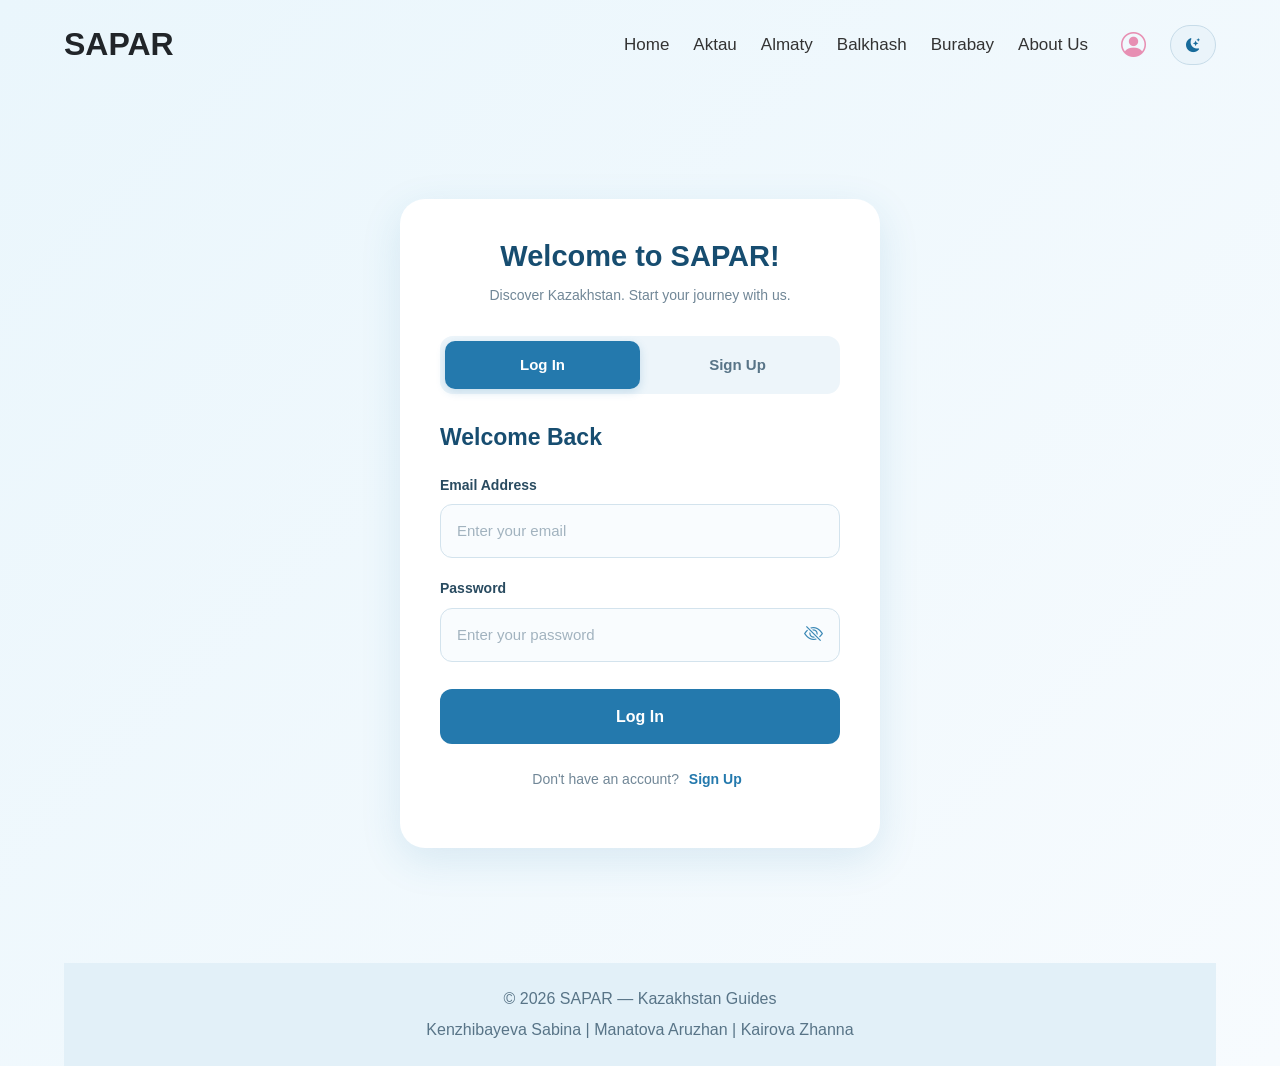
<file: login.html>
<!DOCTYPE html>
<html lang="en">

<head>
    <meta charset="UTF-8">
    <meta name="viewport" content="width=device-width, initial-scale=1.0">

    <title>Login | SAPAR</title>

    <!-- Bootstrap -->
    <link href="https://cdn.jsdelivr.net/npm/bootstrap@5.3.3/dist/css/bootstrap.min.css" rel="stylesheet">

    <!-- Bootstrap Icons -->
    <link rel="stylesheet" href="https://cdn.jsdelivr.net/npm/bootstrap-icons@1.11.3/font/bootstrap-icons.min.css">

    <!-- Custom CSS -->
    <link rel="stylesheet" href="css/common.css">
    <link rel="stylesheet" href="css/login.css">
    <link rel="stylesheet" href="css/theme.css">
</head>

<body class="px-2 px-md-4 login-page">

    <!-- Navigation -->

    <header id="main-header">
        <div class="logo">SAPAR</div>

        <nav class="navbar navbar-expand-lg navbar-light p-0">
            <div class="container-fluid">

                <button class="navbar-toggler" type="button" data-bs-toggle="collapse" data-bs-target="#navbarNav"
                    aria-controls="navbarNav" aria-expanded="false" aria-label="Toggle navigation">
                    <span class="navbar-toggler-icon"></span>
                </button>

                <div class="collapse navbar-collapse" id="navbarNav">
                    <ul class="navbar-nav">
                        <li class="nav-item"><a class="nav-link" href="index.html">Home</a></li>
                        <li class="nav-item"><a class="nav-link" href="aktau.html">Aktau</a></li>
                        <li class="nav-item"><a class="nav-link" href="almaty.html">Almaty</a></li>
                        <li class="nav-item"><a class="nav-link" href="balkhash.html">Balkhash</a></li>
                        <li class="nav-item"><a class="nav-link" href="burabay.html">Burabay</a></li>
                        <li class="nav-item"><a class="nav-link" href="about.html">About Us</a></li>
                    </ul>
                </div>
            </div>
        </nav>

        <div class="header-actions" id="header-actions">
            <a class="profile-nav-link" href="profile.html" aria-label="My Profile">
                <i class="bi bi-person-circle"></i>
            </a>
        </div>
    </header>


    <!-- Login Section -->
    <main class="auth-container">

        <div class="auth-card">

            <div class="auth-heading">
                <h1>Welcome to SAPAR!</h1>
                <p>Discover Kazakhstan. Start your journey with us.</p>
            </div>

            <!-- Login / Sign Up Tabs -->
            <div class="auth-tabs">

                <button type="button" id="login-tab" class="tab-btn active">
                    Log In
                </button>

                <button type="button" id="signup-tab" class="tab-btn">
                    Sign Up
                </button>

            </div>

            <!-- Login Form -->
            <form id="login-form" novalidate>

                <h2>Welcome Back</h2>

                <div class="form-group">
                    <label for="login-email">Email Address</label>
                    <input type="text" id="login-email" placeholder="Enter your email">
                </div>

                <div class="form-group">
                    <label for="login-password">Password</label>

                    <div class="password-wrapper">
                        <input type="password" id="login-password" placeholder="Enter your password">

                        <button type="button" class="toggle-password" onclick="togglePassword('login-password', this)"
                            aria-label="Show password">
                            <i class="bi bi-eye-slash"></i>
                        </button>
                    </div>
                </div>

                <p id="login-message" class="form-message" aria-live="polite"></p>

                <button type="submit" class="auth-submit">
                    Log In
                </button>

                <p class="switch-text">
                    Don't have an account?
                    <button type="button" id="go-signup">
                        Sign Up
                    </button>
                </p>

            </form>

            <!-- Sign Up Form -->
            <form id="signup-form" novalidate hidden>

                <h2>Create Account</h2>

                <div class="form-group">
                    <label for="signup-name">Full Name</label>
                    <input type="text" id="signup-name" placeholder="Enter your full name">
                </div>

                <div class="form-group">
                    <label for="signup-email">Email Address</label>
                    <input type="text" id="signup-email" placeholder="Enter your email">
                </div>

                <div class="form-group">
                    <label for="signup-phone">Phone Number</label>
                    <input type="text" id="signup-phone" placeholder="+7 777 123 4567">
                </div>

                <div class="form-group">
                    <label for="signup-password">Password</label>

                    <div class="password-wrapper">
                        <input type="password" id="signup-password" placeholder="Create a password">

                        <button type="button" class="toggle-password" onclick="togglePassword('signup-password', this)"
                            aria-label="Show password">
                            <i class="bi bi-eye-slash"></i>
                        </button>
                    </div>
                </div>

                <div class="form-group">
                    <label for="confirm-password">
                        Confirm Password
                    </label>

                    <div class="password-wrapper">
                        <input type="password" id="confirm-password" placeholder="Confirm your password">

                        <button type="button" class="toggle-password" onclick="togglePassword('confirm-password', this)"
                            aria-label="Show password">
                            <i class="bi bi-eye-slash"></i>
                        </button>
                    </div>
                </div>

                <p id="signup-message" class="form-message" aria-live="polite"></p>

                <button type="submit" class="auth-submit">
                    Create Account
                </button>

                <p class="switch-text">
                    Already have an account?
                    <button type="button" id="go-login">
                        Log In
                    </button>
                </p>

            </form>

        </div>

    </main>

    <!-- Footer -->
    <footer>
        <p>© 2026 SAPAR — Kazakhstan Guides</p>
        <p>
            Kenzhibayeva Sabina |
            Manatova Aruzhan |
            Kairova Zhanna
        </p>
    </footer>

    <!-- Success Toast -->
    <div id="success-toast" class="success-toast">
        <span>✓</span>
        <span id="toast-message">
            Account created successfully!
        </span>
    </div>

    <!-- JavaScript -->
    <script src="https://cdn.jsdelivr.net/npm/bootstrap@5.3.3/dist/js/bootstrap.bundle.min.js"></script>
    <script src="js/auth.js" defer></script>
    <script src="js/theme.js" defer></script>

</body>

</html>
</file>
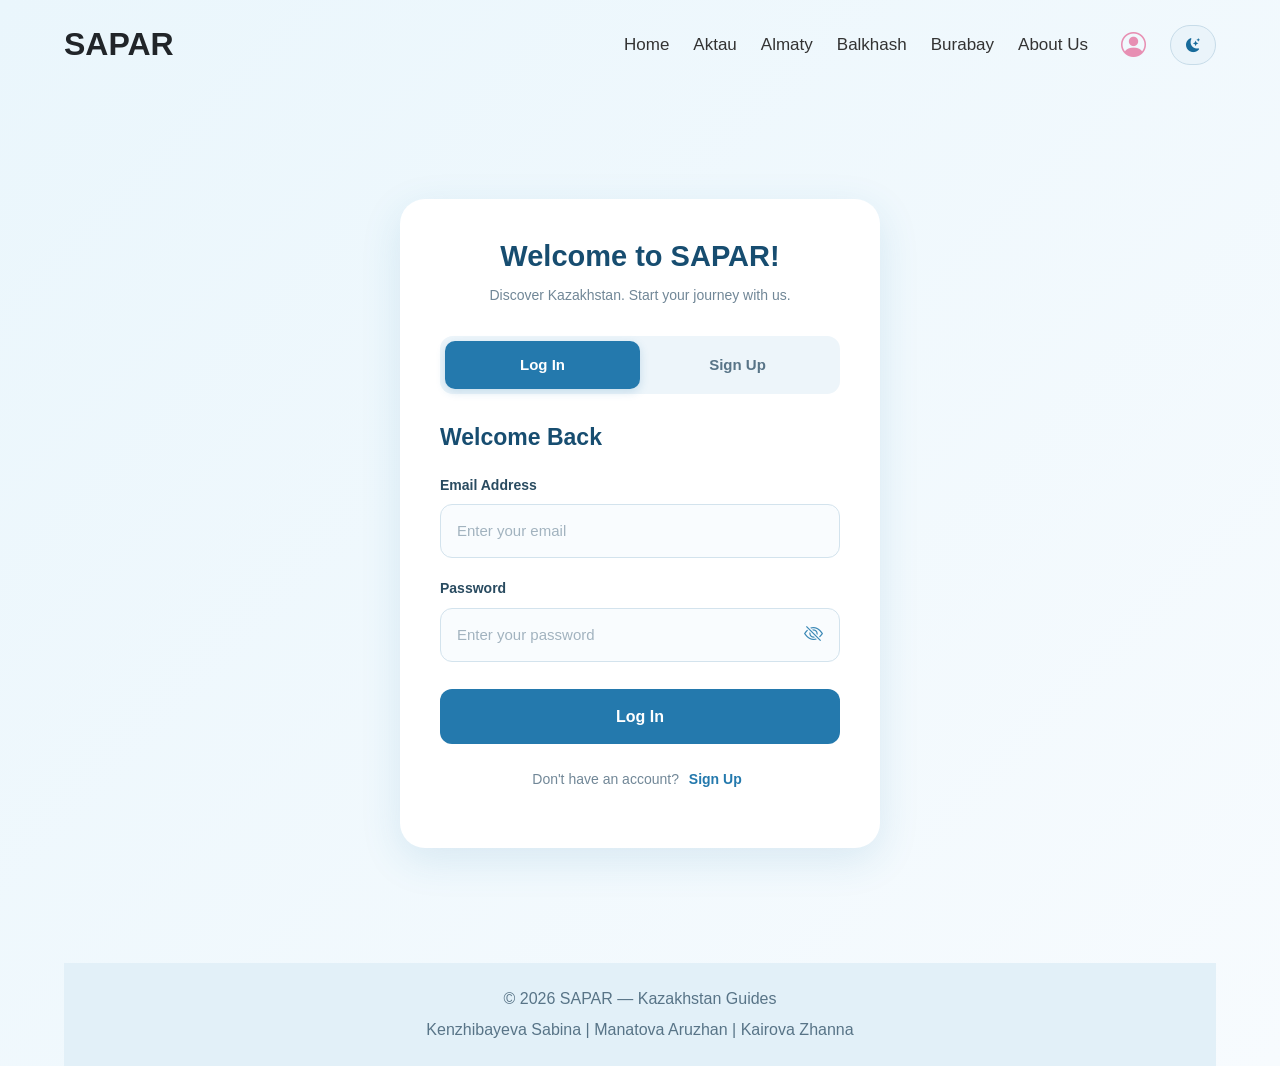
<file: profile.html>
<!DOCTYPE html>
<html lang="en">

<head>
    <meta charset="UTF-8">
    <meta name="viewport" content="width=device-width, initial-scale=1.0">
    <title>My Profile | SAPAR</title>

    <!-- Bootstrap -->
    <link href="https://cdn.jsdelivr.net/npm/bootstrap@5.3.3/dist/css/bootstrap.min.css" rel="stylesheet">

    <!-- Bootstrap Icons -->
    <link rel="stylesheet" href="https://cdn.jsdelivr.net/npm/bootstrap-icons@1.11.3/font/bootstrap-icons.min.css">

    <!-- Project styles -->
    <link rel="stylesheet" href="css/common.css">
    <link rel="stylesheet" href="css/profile.css">
    <link rel="stylesheet" href="css/theme.css">
</head>

<body class="profile-page">


    <header id="main-header">
        <div class="logo">SAPAR</div>

        <nav class="navbar navbar-expand-lg navbar-light p-0">
            <div class="container-fluid">

                <button class="navbar-toggler" type="button" data-bs-toggle="collapse" data-bs-target="#navbarNav"
                    aria-controls="navbarNav" aria-expanded="false" aria-label="Toggle navigation">
                    <span class="navbar-toggler-icon"></span>
                </button>

                <div class="collapse navbar-collapse" id="navbarNav">
                    <ul class="navbar-nav">
                        <li class="nav-item"><a class="nav-link" href="index.html">Home</a></li>
                        <li class="nav-item"><a class="nav-link" href="aktau.html">Aktau</a></li>
                        <li class="nav-item"><a class="nav-link" href="almaty.html">Almaty</a></li>
                        <li class="nav-item"><a class="nav-link" href="balkhash.html">Balkhash</a></li>
                        <li class="nav-item"><a class="nav-link" href="burabay.html">Burabay</a></li>
                        <li class="nav-item"><a class="nav-link" href="about.html">About Us</a></li>
                    </ul>
                </div>
            </div>
        </nav>

        <div class="header-actions" id="header-actions">
            <a class="profile-nav-link" href="profile.html" aria-label="My Profile">
                <i class="bi bi-person-circle"></i>
            </a>
        </div>
    </header>


    <main class="profile-container">

        <section class="profile-hero">
            <div class="profile-avatar">
                <i class="bi bi-person-fill"></i>
            </div>

            <h1>My Profile</h1>
            <p>Welcome to your SAPAR account!</p>
        </section>

        <section class="profile-card">

            <h2>Personal Information</h2>

            <div class="profile-info">

                <div class="info-item">
                    <i class="bi bi-person"></i>
                    <div>
                        <span>Full Name</span>
                        <p id="profileName"></p>
                    </div>
                </div>

                <div class="info-item">
                    <i class="bi bi-envelope"></i>
                    <div>
                        <span>Email Address</span>
                        <p id="profileEmail"></p>
                    </div>
                </div>

                <div class="info-item">
                    <i class="bi bi-telephone"></i>
                    <div>
                        <span>Phone Number</span>
                        <p id="profilePhone"></p>
                    </div>
                </div>

            </div>

            <button type="button" id="editProfileBtn" class="edit-btn">
                <i class="bi bi-pencil"></i> Edit Profile
            </button>

            <div id="editProfileForm" class="edit-form" style="display: none;">

                <h3>Edit Personal Information</h3>

                <div class="mb-3">
                    <label for="editName" class="form-label">Full Name</label>
                    <input type="text" id="editName" class="form-control">
                </div>

                <div class="mb-3">
                    <label for="editEmail" class="form-label">Email Address</label>
                    <input type="text" id="editEmail" class="form-control">
                </div>

                <div class="mb-3">
                    <label for="editPhone" class="form-label">Phone Number</label>
                    <input type="text" id="editPhone" class="form-control">
                </div>

                <p id="editMessage" aria-live="polite"></p>

                <button type="button" id="saveProfileBtn" class="save-btn">
                    Save Changes
                </button>

                <button type="button" id="cancelEditBtn" class="cancel-btn">
                    Cancel
                </button>

            </div>

            <hr>

            <h2>Change Password</h2>

            <button type="button" id="changePasswordBtn" class="edit-btn">
                <i class="bi bi-lock"></i> Change Password
            </button>

            <div id="changePasswordForm" class="edit-form" style="display: none;">

                <h3>Update Password</h3>

                <div class="mb-3">
                    <label for="currentPassword" class="form-label">
                        Current Password
                    </label>
                    <input type="password" id="currentPassword" class="form-control">
                </div>

                <div class="mb-3">
                    <label for="newPassword" class="form-label">
                        New Password
                    </label>
                    <input type="password" id="newPassword" class="form-control">
                </div>

                <div class="mb-3">
                    <label for="confirmNewPassword" class="form-label">
                        Confirm New Password
                    </label>
                    <input type="password" id="confirmNewPassword" class="form-control">
                </div>

                <p id="passwordMessage" aria-live="polite"></p>

                <button type="button" id="savePasswordBtn" class="save-btn">
                    Save Password
                </button>

                <button type="button" id="cancelPasswordBtn" class="cancel-btn">
                    Cancel
                </button>

            </div>

            <section class="favorites-section">

                <h2>
                    <i class="bi bi-heart-fill"></i>
                    Favorite Destinations
                </h2>

                <div id="favoriteDestinationsList"></div>

            </section>

            <button type="button" id="logoutBtn" class="logout-btn">
                <i class="bi bi-box-arrow-right"></i> Log Out
            </button>

        </section>

    </main>

    <footer>
        <p>© 2026 SAPAR — Kazakhstan Guides</p>
        <p>
            Kenzhibayeva Sabina |
            Manatova Aruzhan |
            Kairova Zhanna
        </p>
    </footer>

    <script src="https://cdn.jsdelivr.net/npm/bootstrap@5.3.3/dist/js/bootstrap.bundle.min.js"></script>
    <script src="js/profile.js" defer></script>
    <script src="js/theme.js" defer></script>

</body>

</html>
</file>
<file: css/common.css>
/* ================================
   SAPAR — COMMON STYLES
================================ */

/* Global settings */
* {
    box-sizing: border-box;
}

html {
    scroll-behavior: smooth;
}

body {
    width: 100%;
    max-width: 1200px;
    margin: 0 auto !important;
    padding: 0 20px !important;

    display: grid;
    grid-template-columns: 220px minmax(0, 1fr);
    grid-template-areas:
        "header header"
        "sidebar main"
        "footer footer";

    gap: 30px;

    font-family: Arial, sans-serif;
    font-size: 16px;
    line-height: 1.6;
    color: #333;
}

p {
    font-family: 'Lucida Sans', 'Lucida Sans Regular',
        'Lucida Grande', 'Lucida Sans Unicode',
        Geneva, Verdana, sans-serif;
}


/* =================================
   HEADER — ALL SAPAR PAGES
================================= */


#main-header {
    grid-area: header;
    width: 100%;
    min-height: 90px;
    padding: 15px 0;
    margin: 0;

    display: flex;
    align-items: center;
    justify-content: space-between;
    gap: 15px;

    background: transparent;
    border: none;
    box-shadow: none;
    position: relative;
}

#main-header .logo {
    margin: 0;
    padding: 0;

    color: #212529;
    font-size: 32px;
    font-weight: 700;
    text-decoration: none;
    flex-shrink: 0;
}

#main-header .navbar {
    padding: 0;
    margin-left: auto;
    background: transparent !important;
}

#main-header .navbar .container-fluid {
    padding: 0;
    background: transparent;
}

#main-header .navbar-collapse {
    background: transparent;
}

#main-header .navbar-nav {
    display: flex;
    align-items: center;
    gap: 8px;
}

#main-header .nav-link {
    color: #333333;
    font-size: 17px;
    font-weight: 500;
    transition: color 0.25s ease;
}

#main-header .nav-link:hover {
    color: #2c6e49;
}

#main-header .nav-link.active {
    color: #2c6e49;
    font-weight: 700;
}


/* Profile and Theme — outside navigation menu */


.header-actions {
    display: flex;
    align-items: center;
    gap: 12px;
    flex-shrink: 0;
}

#main-header .profile-nav-link {
    color: #e78fb3;
    font-size: 25px;
    text-decoration: none;
    transition: color 0.25s ease, transform 0.25s ease;
}

#main-header .profile-nav-link:hover {
    color: #d45d91;
    transform: scale(1.1);
}


/* Theme button */

#theme-toggle {
    padding: 9px 16px;

    border: 1px solid #607b91;
    border-radius: 30px;

    background: #29445a;
    color: #dce7f0;

    font-size: 15px;
    font-weight: 600;

    cursor: pointer;
    white-space: nowrap;

    transition: transform 0.25s ease,
                background-color 0.25s ease;
}

#theme-toggle:hover {
    transform: scale(1.05);
}


/* =================================
   SIDEBAR
================================= */

.sidebar {
    grid-area: sidebar;
    align-self: start;

    height: fit-content;
    padding: 25px;

    background-color: #F0F8FC;
    border-radius: 20px;
}

.sidebar a {
    display: block;
    margin-bottom: 12px;

    color: #2c6e49;
    text-decoration: none;
    transition: color 0.2s ease;
}

.sidebar a:hover {
    color: #e76f51;
}


/* =================================
   MAIN CONTENT
================================= */

main {
    grid-area: main;
    min-width: 0;
}


/* =================================
   FOOTER
================================= */

footer {
    grid-area: footer;
    width: 100%;
    padding: 20px 0;
    margin-top: 30px;
}

footer p {
    margin: 0 0 16px;
    font-size: 16px;
}

footer p:last-child {
    margin-bottom: 0;
}


/* =================================
   SCROLL PROGRESS
================================= */

#scroll-progress {
    position: fixed;
    top: 0;
    left: 0;
    width: 0;
    height: 6px;

    background: #2c6e9f;
    z-index: 9999999;
    transition: width 0.1s ease;
}


/* =================================
   RESPONSIVE DESIGN — TABLET & MOBILE
================================= */

@media (max-width: 768px) {

    body {
        display: block;
        padding: 0 15px !important;
    }

    /* Header stays in one row */

    #main-header {
        display: flex;
        flex-direction: row;
        align-items: center;
        justify-content: space-between;
        flex-wrap: nowrap;

        min-height: 75px;
        gap: 8px;
        padding: 12px 0;
    }

    #main-header .logo {
        font-size: 27px;
    }

    /* Navigation and burger */

    #main-header .navbar {
        width: auto;
        margin-left: auto;
        flex-shrink: 0;
    }

    #main-header .navbar .container-fluid {
        display: flex;
        justify-content: flex-end;
    }

    #main-header .navbar-toggler {
        padding: 6px;
        border: 1px solid var(--border, #ccc);
    }

    /* Dropdown menu */

    #main-header .navbar-collapse {
        position: absolute;
        top: 100%;
        right: 0;

        width: 220px;
        padding: 12px;

        background: var(--card-bg, #ffffff);
        border: 1px solid var(--border, #dddddd);
        border-radius: 12px;

        z-index: 1000;
    }

    #main-header .navbar-nav {
        display: flex;
        flex-direction: column;
        align-items: flex-start;
        gap: 5px;
    }

    #main-header .nav-link {
        width: 100%;
    }

    /* Profile and Theme stay outside menu */

    .header-actions {
        display: flex;
        align-items: center;
        gap: 9px;
        flex-shrink: 0;
    }

    #main-header .profile-nav-link {
        font-size: 23px;
    }

    #theme-toggle {
        padding: 7px 10px;
        font-size: 13px;
    }

    /* Sidebar */

    .sidebar {
        width: 100%;
        margin-bottom: 25px;
    }

    /* Main */

    main {
        width: 100%;
    }

    /* Footer */

    footer {
        margin-top: 35px;
    }
}
</file>
<file: css/index.css>
/* ================================
   HOME PAGE — INDEX
================================ */

/* Hero section */
.hero {
    min-height: 300px;
    display: flex;
    justify-content: center;
    align-items: center;
    text-align: center;
}

.hero-content {
    width: 100%;
    max-width: 900px;
}

.hero-content h2 {
    font-size: 50px;
}

.hero-content p {
    max-width: 800px;
    margin: 0 auto;
}

/* Introduction sections */
.section {
    text-align: center;
}

.section p {
    text-align: center;
}

.section .container {
    max-width: 900px;
}

/* Destination cards */
.card-container {
    display: grid;
    grid-template-columns: repeat(2, minmax(0, 1fr));
    gap: 30px;
}

.card-container .card {
    border-radius: 15px;
    background-color: #F0F8FC;
}

.card-container .card img {
    width: 100%;
    height: 250px;
    object-fit: cover;
    border-radius: 20px;
}

.card-container .card a {
    color: black;
    text-decoration: none;
}

.card-container .card a:hover {
    text-decoration: underline;
}

/* Color switcher */
.color-switcher {
    text-align: center;
    padding: 25px 20px;
    margin: 20px 0;
    background: #eef6fc;
    border-radius: 15px;
}

.color-switcher h2 {
    color: #234b68;
    font-size: 26px;
    margin-bottom: 10px;
}

.color-switcher p {
    font-size: 16px;
    margin-bottom: 18px;
}

#changeColorBtn {
    background: #2c6e9f;
    color: white;
    border: none;
    border-radius: 8px;
    padding: 12px 22px;
    font-size: 16px;
    cursor: pointer;
    transition: background 0.2s ease;
}

#changeColorBtn:hover {
    background: #234b68;
}

/* FAQ section */
.faq-section {
    width: 100%;
    max-width: 900px;
    justify-self: center;

    margin: 30px 0;
    padding: 40px 24px;
    box-sizing: border-box;
}

.faq-section h2 {
    font-size: 34px;
    font-weight: 700;
    text-align: center;
    margin-bottom: 12px;
}

.faq-section > p {
    text-align: center;
    font-size: 17px;
    margin-bottom: 30px;
}

/* FAQ search */
.faq-search {
    width: 90%;
    max-width: 700px;
    margin: 0 auto 30px;
    text-align: center;
}

#faq-search {
    width: 100%;
    padding: 12px 18px;
    border: 1px solid #ddd;
    border-radius: 30px;
    background: #fff;
    font-size: 18px;
    outline: none;
}

#faq-search:focus {
    border-color: #438ac0;
}

/* FAQ items */
.faq-item {
    width: 100%;
    margin-bottom: 14px;
    border: 1px solid #d6e4f0;
    border-radius: 10px;
    overflow: hidden;
    background: #fff;
}

.faq-question {
    width: 100%;
    padding: 20px 22px;
    border: none;
    background: #eef6fc;
    color: #234b68;

    font-family: inherit;
    font-size: 17px;
    font-weight: 600;
    text-align: left;

    display: flex;
    align-items: center;
    justify-content: space-between;
    gap: 16px;

    cursor: pointer;
    transition: background 0.2s ease;
}

.faq-question:hover,
.faq-item.active .faq-question {
    background: #dcecf8;
}

.faq-icon {
    flex-shrink: 0;
    font-size: 24px;
    font-weight: 400;
    color: #2c6e9f;
}

.faq-answer {
    max-height: 0;
    overflow: hidden;
    width: 100%;
    transition: max-height 0.35s ease;
}

.faq-answer p {
    padding: 18px 22px;
    margin: 0;
    font-size: 16px;
    line-height: 1.8;
    color: #505a65;
    background: #fff;
}

.faq-question:focus-visible {
    outline: 3px solid #438ac0;
    outline-offset: -3px;
}

.search-highlight {
    background-color: #dcecf8;
    color: #234b68;
    font-weight: 600;
    border-radius: 4px;
    padding: 2px 3px;
}

/* Home page layout with FAQ */
body {
    grid-template-rows: auto 1fr auto auto;
    grid-template-areas:
        "header header"
        "sidebar main"
        "faq faq"
        "footer footer";
}

.faq-section {
    grid-area: faq;
}

/* Responsive */
@media (max-width: 768px) {
    .hero {
        min-height: 300px;
        height: auto;
    }

    .hero-content h2 {
        font-size: 36px;
    }

    .hero-content p {
        font-size: 16px;
    }

    .section .container {
        max-width: 100%;
    }

    .card-container {
        grid-template-columns: 1fr;
        gap: 20px;
    }

    .card-container .card img {
        height: 220px;
    }

    .faq-section {
        padding: 25px 12px;
    }

    .faq-section h2 {
        font-size: 27px;
    }

    .faq-section > p {
        font-size: 15px;
    }

    .faq-search {
        width: 100%;
    }

    .faq-question {
        padding: 16px;
        font-size: 15px;
    }

    .faq-answer p {
        padding: 15px 16px;
    }
}
</file>
<file: css/theme.css>
/* =========================================
   SAPAR — LIGHT AND DARK THEME
========================================= */

/* 1. LIGHT MODE VARIABLES */
:root {
    --page-bg: #f4f8fc;
    --card-bg: #ffffff;
    --inner-bg: #eaf3fa;
    --text: #354b5e;
    --heading: #176b9b;
    --muted: #647b8d;
    --border: #d7e5ef;
    --accent: #287eae;
}

/* 2. DARK MODE VARIABLES */
html[data-theme="dark"] {
    color-scheme: dark;

    --page-bg: #101b29;
    --card-bg: #1b2a3a;
    --inner-bg: #24374a;
    --text: #dce7f0;
    --heading: #91d5fa;
    --muted: #b2c2d0;
    --border: #344b60;
    --accent: #75c5ef;
}

/* 3. GENERAL DARK MODE */
html[data-theme="dark"],
html[data-theme="dark"] body {
    background: var(--page-bg) !important;
    color: var(--text) !important;
}

html[data-theme="dark"] body {
    transition: background 0.25s ease, color 0.25s ease;
}

html[data-theme="dark"] p,
html[data-theme="dark"] li,
html[data-theme="dark"] label,
html[data-theme="dark"] td,
html[data-theme="dark"] th,
html[data-theme="dark"] span {
    color: var(--text);
}

html[data-theme="dark"] h1,
html[data-theme="dark"] h2,
html[data-theme="dark"] h3,
html[data-theme="dark"] h4,
html[data-theme="dark"] h5,
html[data-theme="dark"] h6 {
    color: var(--heading);
}

/* 4. HEADER AND NAVIGATION */
html[data-theme="dark"] #main-header,
html[data-theme="dark"] .profile-header {
    background: var(--card-bg) !important;
    border-color: var(--border) !important;
}

html[data-theme="dark"] .navbar,
html[data-theme="dark"] .navbar.bg-light {
    background: var(--card-bg) !important;
}

html[data-theme="dark"] .navbar .nav-link,
html[data-theme="dark"] .profile-header nav a,
html[data-theme="dark"] #main-header nav a {
    color: var(--text) !important;
}

html[data-theme="dark"] .navbar .nav-link:hover,
html[data-theme="dark"] .profile-header nav a:hover,
html[data-theme="dark"] #main-header nav a:hover {
    color: var(--accent) !important;
}

html[data-theme="dark"] .logo {
    color: var(--heading) !important;
}

/* 5. SIDEBAR */
html[data-theme="dark"] .sidebar {
    background: var(--card-bg) !important;
    border: 1px solid var(--border);
}

html[data-theme="dark"] .sidebar a {
    color: var(--accent) !important;
}

/* 6. HOME PAGE */
html[data-theme="dark"] .card,
html[data-theme="dark"] .card-body,
html[data-theme="dark"] .color-switcher,
html[data-theme="dark"] .faq-section,
html[data-theme="dark"] .faq-item {
    background: var(--card-bg) !important;
    color: var(--text) !important;
    border-color: var(--border) !important;
}

html[data-theme="dark"] .faq-question {
    background: var(--inner-bg) !important;
    color: var(--heading) !important;
}

html[data-theme="dark"] .faq-answer,
html[data-theme="dark"] .faq-answer p {
    background: var(--card-bg) !important;
    color: var(--text) !important;
}

html[data-theme="dark"] #faq-search,
html[data-theme="dark"] .faq-search-input {
    background: var(--inner-bg) !important;
    color: var(--text) !important;
    border-color: var(--border) !important;
}

/* 7. ALMATY AND AKTAU */
html[data-theme="dark"] .place-card,
html[data-theme="dark"] .activity-box,
html[data-theme="dark"] .info-box,
html[data-theme="dark"] .ready-section,
html[data-theme="dark"] .trip-modal-content,
html[data-theme="dark"] .music-player,
html[data-theme="dark"] .search-section,
html[data-theme="dark"] #suggestions,
html[data-theme="dark"] .suggestion {
    background: var(--card-bg) !important;
    color: var(--text) !important;
    border-color: var(--border) !important;
}

html[data-theme="dark"] .search-title,
html[data-theme="dark"] .trip-modal-content h2 {
    color: var(--heading) !important;
}

html[data-theme="dark"] .search-description,
html[data-theme="dark"] .music-title {
    color: var(--muted) !important;
}

html[data-theme="dark"] .suggestion {
    color: var(--text) !important;
}

/* 8. BALKHASH */
html[data-theme="dark"] .tourism-stats,
html[data-theme="dark"] .stat-card,
html[data-theme="dark"] #dateTimeSection {
    background: var(--card-bg) !important;
    color: var(--text) !important;
    border-color: var(--border) !important;
}

html[data-theme="dark"] .stat-card h3,
html[data-theme="dark"] #currentDateTime {
    color: var(--heading) !important;
}

html[data-theme="dark"] .table-section th {
    background: var(--inner-bg) !important;
    color: var(--heading) !important;
}

/* 9. BURABAY */
html[data-theme="dark"] .tourism-card,
html[data-theme="dark"] .lake,
html[data-theme="dark"] .lake-text,
html[data-theme="dark"] .place-card {
    background: var(--card-bg) !important;
    color: var(--text) !important;
    border-color: var(--border) !important;
}

html[data-theme="dark"] .lake-text h3,
html[data-theme="dark"] .place-card h3 {
    color: var(--heading) !important;
}

html[data-theme="dark"] .lake-description,
html[data-theme="dark"] .place-card p {
    color: var(--text) !important;
    opacity: 1 !important;
}

html[data-theme="dark"] #burabayCarousel,
html[data-theme="dark"] #burabayCarousel .carousel-item {
    background: var(--card-bg) !important;
}

/* 10. ABOUT US */
html[data-theme="dark"] .contacts,
html[data-theme="dark"] #contact,
html[data-theme="dark"] #inquiry-form,
html[data-theme="dark"] .registration-section,
html[data-theme="dark"] #inquiry-guest {
    background: var(--card-bg) !important;
    color: var(--text) !important;
    border-color: var(--border) !important;
}

html[data-theme="dark"] #inquiry-form .form-label,
html[data-theme="dark"] #contact-form label,
html[data-theme="dark"] #registration-form label {
    color: var(--text) !important;
}

html[data-theme="dark"] #inquiry-form .form-check,
html[data-theme="dark"] #inquiry-form .form-control,
html[data-theme="dark"] #inquiry-form .form-select {
    background: var(--inner-bg) !important;
    color: var(--text) !important;
    border-color: var(--border) !important;
}

/* 11. PROFILE */
html[data-theme="dark"] .profile-card,
html[data-theme="dark"] .profile-info,
html[data-theme="dark"] .favorites-section,
html[data-theme="dark"] .favorite-item,
html[data-theme="dark"] .favorite-card,
html[data-theme="dark"] .edit-form {
    background: var(--card-bg) !important;
    color: var(--text) !important;
    border-color: var(--border) !important;
}

html[data-theme="dark"] .info-item p,
html[data-theme="dark"] .info-item span,
html[data-theme="dark"] .favorite-card-info p {
    color: var(--text) !important;
}

html[data-theme="dark"] .profile-hero h1,
html[data-theme="dark"] .profile-card h2,
html[data-theme="dark"] .favorites-section h2 {
    color: var(--heading) !important;
}

html[data-theme="dark"] .profile-hero p {
    color: var(--muted) !important;
}

/* 12. LOGIN */
html[data-theme="dark"] .auth-card,
html[data-theme="dark"] .auth-tabs {
    background: var(--card-bg) !important;
    color: var(--text) !important;
    border-color: var(--border) !important;
}

html[data-theme="dark"] .auth-heading h1,
html[data-theme="dark"] .auth-card form h2 {
    color: var(--heading) !important;
}

html[data-theme="dark"] .tab-btn {
    color: var(--text) !important;
}

html[data-theme="dark"] .tab-btn.active {
    background: #176b9b !important;
    color: #ffffff !important;
}

html[data-theme="dark"] .auth-heading p,
html[data-theme="dark"] .switch-text {
    color: var(--muted) !important;
}

/* 13. ALL INPUTS */
html[data-theme="dark"] input,
html[data-theme="dark"] textarea,
html[data-theme="dark"] select,
html[data-theme="dark"] .form-control,
html[data-theme="dark"] .form-select {
    background: var(--inner-bg) !important;
    color: var(--text) !important;
    border-color: var(--border) !important;
}

html[data-theme="dark"] input::placeholder,
html[data-theme="dark"] textarea::placeholder {
    color: var(--muted) !important;
}

/* 14. LINKS */
html[data-theme="dark"] a {
    color: var(--accent);
}

/* 15. FOOTER */
html[data-theme="dark"] footer {
    background: var(--card-bg) !important;
    color: var(--muted) !important;
    border-color: var(--border) !important;
}

/* 16. THEME BUTTON */
#theme-toggle {
    display: inline-flex;
    align-items: center;
    justify-content: center;
    gap: 7px;

    padding: 8px 15px;
    margin-left: 12px;

    border: 1px solid #c7dce9;
    border-radius: 25px;

    background: #eaf4fa;
    color: #176b9b;

    font-size: 14px;
    font-weight: 600;

    cursor: pointer;
    transition: all 0.25s ease;
}

#theme-toggle:hover {
    background: #d8ebf7;
    transform: translateY(-1px);
}

html[data-theme="dark"] #theme-toggle {
    background: #293f54;
    color: #b9e4ff;
    border-color: #49647b;
}

html[data-theme="dark"] #theme-toggle:hover {
    background: #35536c;
}

/* 17. IMAGES */
html[data-theme="dark"] img {
    filter: none !important;
}

/* 18. MOBILE */
@media (max-width: 991px) {
    #theme-toggle {
        margin: 10px 0;
    }
}

/* =================================
   WEATHER — DARK MODE
================================= */

html[data-theme="dark"] .weather-section {
    background: var(--card-bg) !important;
    border-color: var(--border) !important;
}

html[data-theme="dark"] .weather-card {
    background: transparent !important;
    box-shadow: none !important;
}

html[data-theme="dark"] .weather-section h2,
html[data-theme="dark"] .weather-card h3,
html[data-theme="dark"] .weather-temperature,
html[data-theme="dark"] .weather-details p {
    color: var(--heading) !important;
}

html[data-theme="dark"] .weather-section > p,
html[data-theme="dark"] .weather-description,
html[data-theme="dark"] .weather-details,
html[data-theme="dark"] .weather-updated,
html[data-theme="dark"] .weather-section > small {
    color: var(--muted) !important;
}

html[data-theme="dark"] .weather-details {
    border-color: var(--border);
}

html[data-theme="dark"] .weather-loading {
    color: var(--heading);
}

html[data-theme="dark"] .weather-error {
    color: #ff8f87;
}

html[data-theme="dark"] .weather-retry {
    background: var(--accent);
    color: #101b29;
}
/* =================================
   FIX: THINGS TO DO — DARK THEME
================================= */

/* AKTAU */

html[data-theme="dark"] #things .row > div > div {
    background: #1b2a3a !important;
    border: 1px solid #344b60 !important;
    color: #dce7f0 !important;
}

html[data-theme="dark"] #things .row > div > div h3,
html[data-theme="dark"] #things .row > div > div h4 {
    color: #91d5fa !important;
}

html[data-theme="dark"] #things .row > div > div p {
    color: #dce7f0 !important;
    opacity: 1 !important;
}

/* BURABAY */

html[data-theme="dark"] #things .cards-container .place-card {
    background: #1b2a3a !important;
    border: 1px solid #344b60 !important;
    color: #dce7f0 !important;
}

html[data-theme="dark"] #things .cards-container .place-card h3 {
    color: #91d5fa !important;
}

html[data-theme="dark"] #things .cards-container .place-card p {
    color: #dce7f0 !important;
    opacity: 1 !important;
}
</file>
<file: css/about.css>
/* =================================
   ABOUT US PAGE
================================= */

:root {
    --about-blue: #2479ad;
    --about-dark-blue: #174d70;
    --about-light-blue: #eaf4f9;
    --about-text: #294b60;
    --about-muted: #617787;
    --about-border: #d6e5ed;
}

/* GENERAL */

main {
    min-width: 0;
    color: var(--about-text);
}

main h2 {
    color: var(--about-dark-blue);
    font-size: 30px;
    font-weight: 700;
    margin-bottom: 15px;
}

main h3 {
    color: var(--about-dark-blue);
    font-size: 24px;
    font-weight: 650;
    margin-bottom: 20px;
}

main h4 {
    color: var(--about-dark-blue);
    font-size: 18px;
    font-weight: 650;
}

main p {
    color: var(--about-muted);
    font-size: 16px;
    line-height: 1.8;
}

.section-label {
    display: inline-block;
    margin-bottom: 9px;
    color: var(--about-blue);
    font-size: 12px;
    font-weight: 700;
    letter-spacing: 1.3px;
}

/* ABOUT OUR GUIDES */

.hero {
    padding: 10px 0 25px;
}

.about-intro {
    max-width: 850px;
}

.hero h2 {
    margin-bottom: 16px;
}

.hero img {
    display: block;
    width: 100%;
    max-width: 1000px;
    height: auto;
    max-height: 520px;
    object-fit: cover;
    margin: 25px auto;
    border-radius: 16px;
}

/* SERVICES */

.services {
    margin-top: 30px;
}

.services h3 {
    margin-bottom: 20px;
}

.service-item {
    padding: 17px 20px;
    margin-bottom: 15px;
    border-left: 3px solid #8dbbd5;
}

.service-item h4 {
    margin-bottom: 8px;
}

.service-item p {
    margin-bottom: 0;
    font-size: 14px;
}

/* TEAM */

.team-section {
    padding: 25px 0;
}

.team-description {
    max-width: 500px;
    padding-right: 20px;
}

.team-table-wrapper {
    width: 100%;
    overflow-x: auto;
    border: 1px solid var(--about-border);
    border-radius: 10px;
    background: white;
}

.team-table {
    width: 100%;
    min-width: 390px;
    margin: 0 !important;
    border-collapse: collapse;
    border-spacing: 0;
    font-size: 14px;
}

.team-table caption {
    padding: 14px 16px;
    color: var(--about-dark-blue);
    font-size: 16px;
    font-weight: 700;
    text-align: left;
    caption-side: top;
}

.team-table th {
    padding: 13px 12px;
    color: white;
    background: var(--about-dark-blue);
    text-align: left;
    font-weight: 600;
}

.team-table td {
    padding: 14px 16px;
    color: var(--about-text);
    text-align: left;
    border-bottom: 1px solid #e5edf2;
}

.team-table tbody tr:last-child td {
    border-bottom: none;
}

.team-table tbody tr:nth-child(even) {
    background: #f5f9fb;
}

/* PERSONALIZED TRAVEL INQUIRY */

.contacts {
    padding: 30px !important;
    background: #f3f8fb;
    border: 1px solid var(--about-border);
    border-radius: 14px;
}

.contacts h2 {
    margin-bottom: 12px;
}

.contacts > p {
    margin-bottom: 25px;
}

#inquiry-guest p {
    margin-bottom: 15px;
}

#inquiry-guest .btn {
    padding: 10px 20px;
    background: var(--about-blue);
    border-color: var(--about-blue);
}

#inquiry-guest .btn:hover {
    background: var(--about-dark-blue);
    border-color: var(--about-dark-blue);
}

/* KEEP HIDDEN FORMS HIDDEN */

#inquiry-guest[hidden],
#inquiry-form[hidden] {
    display: none !important;
}

#inquiry-form {
    max-width: 700px;
    margin-top: 20px;
}

#inquiry-form h4 {
    margin-bottom: 20px;
}

#inquiry-form label {
    color: var(--about-text);
    font-size: 14px;
    font-weight: 600;
}

#inquiry-form input:not([type="checkbox"]),
#inquiry-form select,
#inquiry-form textarea {
    padding: 11px 13px;
    color: var(--about-text);
    background: white;
    border: 1px solid #cbdde7;
    border-radius: 8px;
}

#inquiry-form input:focus,
#inquiry-form select:focus,
#inquiry-form textarea:focus {
    border-color: var(--about-blue);
    box-shadow: 0 0 0 3px rgba(36, 121, 173, 0.12);
    outline: none;
}

#inquiry-form input[readonly] {
    background: #edf3f6;
}

/* CHECKBOXES */

#inquiry-form .form-check {
    display: flex !important;
    align-items: center;
    gap: 10px;
    padding: 8px 12px !important;
    margin-bottom: 8px;
    background: #eaf4f9;
    border-radius: 6px;
    pointer-events: auto !important;
}

#inquiry-form input[type="checkbox"].form-check-input {
    appearance: auto !important;
    -webkit-appearance: checkbox !important;
    position: static !important;
    float: none !important;
    display: inline-block !important;
    width: 16px !important;
    height: 16px !important;
    margin: 0 !important;
    padding: 0 !important;
    opacity: 1 !important;
    cursor: pointer !important;
    accent-color: #2479ad;
    pointer-events: auto !important;
    flex-shrink: 0;
}

#inquiry-form .form-check-label {
    margin: 0 !important;
    color: #294b60 !important;
    font-weight: 400;
    cursor: pointer !important;
    pointer-events: auto !important;
}

/* FORM BUTTON */

#inquiry-form hr {
    margin: 22px 0;
    border-color: #cbdde7;
}

#inquiry-form button {
    padding: 10px 22px;
    color: white;
    background: var(--about-blue);
    border: 1px solid var(--about-blue);
    border-radius: 8px;
    font-weight: 600;
}

#inquiry-form button:hover {
    background: var(--about-dark-blue);
    border-color: var(--about-dark-blue);
}

/* FORM MESSAGES */

#inquiry-form-message:empty {
    display: none;
}

#inquiry-form-message:not(:empty) {
    padding: 12px 15px;
    border-radius: 8px;
    font-size: 14px;
}

/* LOADING SPINNER */

.spinner {
    display: inline-block;
    width: 16px;
    height: 16px;
    margin-right: 8px;
    border: 3px solid white;
    border-top-color: transparent;
    border-radius: 50%;
    animation: spin 0.7s linear infinite;
}

@keyframes spin {
    to {
        transform: rotate(360deg);
    }
}

/* TOAST NOTIFICATION */

.toast-message {
    position: fixed;
    bottom: 25px;
    right: 25px;
    z-index: 9999;
    padding: 15px 22px;
    min-width: 250px;
    max-width: calc(100vw - 40px);
    color: white;
    background: #185d88;
    border-radius: 9px;
    font-size: 15px;
    opacity: 0;
    visibility: hidden;
    transform: translateY(10px);
    transition: 0.3s ease;
}

.toast-message.show {
    opacity: 1;
    visibility: visible;
    transform: translateY(0);
}

/* FOOTER */

footer {
    color: var(--about-muted);
}

footer h3 {
    color: var(--about-dark-blue);
}

footer a {
    color: var(--about-blue);
}

footer a:hover {
    color: var(--about-dark-blue);
}

/* SCROLL PROGRESS */

#scroll-progress {
    position: fixed;
    top: 0;
    left: 0;
    width: 0;
    height: 4px;
    background-color: var(--about-blue);
    z-index: 999999;
    transition: width 0.1s ease;
}

/* =================================
   DARK THEME
================================= */

html[data-theme="dark"] main {
    color: #dce7f0;
}

html[data-theme="dark"] main h2,
html[data-theme="dark"] main h3,
html[data-theme="dark"] main h4 {
    color: #91d5fa;
}

html[data-theme="dark"] main p {
    color: #b2c2d0;
}

/* Team table */

html[data-theme="dark"] .team-table-wrapper {
    background: #1c2d3d;
    border-color: #40566a;
}

html[data-theme="dark"] .team-table caption {
    color: #9bd5f3;
}

html[data-theme="dark"] .team-table thead th {
    background: #244b67;
    color: white;
}

html[data-theme="dark"] .team-table tbody td {
    background: #1c2d3d;
    color: #e0eaf2;
    border-color: #40566a;
}

/* Contacts */

html[data-theme="dark"] .contacts {
    background: #1b2a3a;
    border-color: #344b60;
}

html[data-theme="dark"] #inquiry-form label {
    color: #dce7f0;
}

html[data-theme="dark"] #inquiry-form input:not([type="checkbox"]),
html[data-theme="dark"] #inquiry-form select,
html[data-theme="dark"] #inquiry-form textarea {
    background: #24374a;
    color: #dce7f0;
    border-color: #344b60;
}

html[data-theme="dark"] #inquiry-form input[readonly] {
    background: #263d51;
}

/* Dark checkboxes */

html[data-theme="dark"] #inquiry-form .form-check {
    background: #263d51;
}

html[data-theme="dark"] #inquiry-form .form-check-label {
    color: #e0eaf2 !important;
}

html[data-theme="dark"] #inquiry-form input[type="checkbox"].form-check-input {
    accent-color: #75c5ef;
}

html[data-theme="dark"] #inquiry-form hr {
    border-color: #40566a;
}

/* =================================
   RESPONSIVE
================================= */

@media (max-width: 768px) {

    main h2 {
        font-size: 26px;
    }

    main h3 {
        font-size: 22px;
    }

    .hero img {
        width: 100%;
        height: auto;
        border-radius: 12px;
    }

    .team-description {
        padding-right: 0;
        margin-bottom: 15px;
    }

    .contacts {
        padding: 22px 17px !important;
    }

    .team-table {
        min-width: 390px;
    }

    .toast-message {
        right: 15px;
        bottom: 15px;
        min-width: 0;
        width: calc(100% - 30px);
    }
}

@media (max-width: 480px) {

    main h2 {
        font-size: 24px;
    }

    main p {
        font-size: 14px;
    }

    .service-item {
        padding: 13px 15px;
    }

    .contacts {
        padding: 18px 14px !important;
    }
}
</file>
<file: css/aktau.css>
/* ================================
   AKTAU PAGE
================================ */

/* Main Aktau picture */
.main-image {
    display: block;
    width: 100%;
    height: auto;
    border-radius: 40px;
}

/* Lists */
.attractions-list,
main section ol {
    display: inline-block;
    text-align: left;
    line-height: 1.8;
}

/* Place cards */
.place-card {
    border-radius: 15px;
    background-color: #F0F8FC;
    transition:
        transform 0.4s ease,
        box-shadow 0.4s ease;
}

.place-card.card-animated {
    transform: translateY(-12px) scale(1.03);
    box-shadow: 0 16px 30px rgba(0, 0, 0, 0.22);
}

/* Place pictures */
.place-image {
    display: block;
    width: 100%;
    height: 280px;
    object-fit: contain;
    border-radius: 30px;
}

/* First section */
#first {
    min-height: 400px;
    border-radius: 40px;

    display: flex;
    align-items: center;
    justify-content: center;
    text-align: center;

    background-size: cover;
    background-position: center;
}

/* Responsive typography */
main h1 {
    font-size: 55px;
}

main h2 {
    font-size: 36px;
}

main h3 {
    font-size: 26px;
}

main p {
    font-size: 18px;
}

/* Copy button */
.copy-button {
    display: inline-block;
    margin-top: 10px;
    padding: 8px 16px;

    border: none;
    border-radius: 6px;

    background-color: #2c6e9f;
    color: white;

    font-size: 14px;
    cursor: pointer;
    transition: background-color 0.3s ease;
}

.copy-button:hover {
    background-color: #1d4f75;
}

.copy-button:active {
    transform: scale(0.97);
}

.copy-message {
    display: block;
    margin-top: 8px;
    font-size: 14px;
    font-weight: 500;
}

/* Favorite buttons */
.favorite-btn {
    border: none;
    background: transparent;
    color: #8a9ba8;

    font-size: 25px;
    cursor: pointer;
    margin-bottom: 10px;

    transition: 0.3s ease;
}

.favorite-btn:hover {
    color: #e76f8a;
    transform: scale(1.2);
}

.favorite-btn.active {
    color: #e76f8a;
}

/* Keyboard accessibility */
main .navbar-nav .nav-link:focus-visible,
main .nav-menu a:focus-visible {
    outline: 3px solid #2c6e9f;
    outline-offset: 3px;
}

/* Tablet */
@media (max-width: 900px) {
    main h1 {
        font-size: 45px;
    }

    main h2 {
        font-size: 32px;
    }

    main h3 {
        font-size: 24px;
    }

    main p {
        font-size: 17px;
    }
}

/* Mobile */
@media (max-width: 600px) {
    #first {
        min-height: 300px;
    }

    #first h1,
    .hero-content h1 {
        font-size: 40px;
    }

    .main-image {
        width: 100%;
        height: auto;
    }

    .cards-container {
        grid-template-columns: 1fr;
        gap: 20px;
    }

    .place-image {
        width: 100%;
        height: auto;
    }

    .place-card {
        width: 100%;
    }

    main h1 {
        font-size: 40px;
    }

    main h2 {
        font-size: 28px;
    }

    main h3 {
        font-size: 22px;
    }

    main p {
        font-size: 16px;
    }
}
#scroll-progress {
    position: fixed;
    top: 0;
    left: 0;
    width: 0;
    height: 6px;
    background-color: #2c6e9f;
    z-index: 999999;
    transition: width 0.1s ease;
}
/* Hover effect — Things to do */
#things .row > div > div {
    background-color: #F0F8FC;
    border-radius: 15px;
    transition: transform 0.3s ease, box-shadow 0.3s ease;
    height: 100%;
}

#things .row > div > div:hover {
    transform: translateY(-7px);
    box-shadow: 0 10px 25px rgba(0, 0, 0, 0.15);
}
</file>
<file: css/weather.css>
/* =================================
   WEATHER WIDGET
================================= */

.weather-section {
    width: 100%;
    max-width: 750px;
    margin: 25px auto;
    padding: 20px 24px;

    background: #f0f8fc;
    border: 1px solid #d6eaf8;
    border-radius: 12px;

    font-family: 'Lucida Sans', sans-serif;
}

/* Header */
.weather-section h2 {
    margin-bottom: 5px;
    color: #216e9e;
    font-size: 21px;
    font-weight: 600;
}

.weather-section > p {
    margin-bottom: 15px;
    color: #52758a;
    font-size: 13px;
}

/* Weather content */
.weather-card {
    max-width: 100%;
    padding: 14px 0;

    background: transparent;
    border: none;
    border-radius: 0;
    box-shadow: none;

    text-align: left;
}

/* Weather icon */
.weather-icon {
    display: inline-block;
    margin-right: 15px;
    font-size: 34px;
    vertical-align: middle;
}

/* City */
.weather-card h3 {
    margin: 5px 0;
    color: #216e9e;
    font-size: 16px;
}

/* Temperature */
.weather-temperature {
    display: inline-block;
    margin: 0 15px 0 0;

    color: #216e9e;
    font-size: 34px;
    font-weight: 600;
    vertical-align: middle;
}

/* Weather description */
.weather-description {
    display: inline-block;
    margin: 0;

    color: #52758a;
    font-size: 14px;
    vertical-align: middle;
}

/* Weather details */
.weather-details {
    display: flex;
    justify-content: flex-start;
    gap: 30px;

    margin-top: 14px;
    padding-top: 12px;

    border-top: 1px solid #d6eaf8;
}

.weather-details div {
    display: flex;
    flex-direction: row;
    align-items: center;
    gap: 6px;
}

.weather-details span {
    font-size: 15px;
}

.weather-details p {
    margin: 0;
    color: #216e9e;
    font-size: 12px;
    font-weight: 600;
}

.weather-details small {
    display: none;
}

/* Updated time and source */
.weather-updated {
    margin: 10px 0 0;
    color: #8299a9;
    font-size: 11px;
}

.weather-section > small {
    display: block;
    margin-top: 8px;
    color: #8299a9;
    font-size: 10px;
}

/* Loading */
.weather-loading {
    padding: 12px 0;
    color: #216e9e;
    font-size: 13px;
}

/* Error */
.weather-error {
    color: #c0392b;
    font-size: 13px;
}

.weather-retry {
    padding: 7px 13px;

    background: #216e9e;
    color: white;

    border: none;
    border-radius: 6px;
    cursor: pointer;
}

/* =================================
   RESPONSIVE DESIGN
================================= */

@media (max-width: 600px) {
    .weather-section {
        width: auto;
        margin: 20px 12px;
        padding: 15px;
    }

    .weather-section h2 {
        font-size: 19px;
    }

    .weather-icon {
        margin-right: 8px;
        font-size: 27px;
    }

    .weather-temperature {
        margin-right: 8px;
        font-size: 29px;
    }

    .weather-description {
        font-size: 12px;
    }

    .weather-details {
        gap: 16px;
    }

    .weather-details div {
        gap: 4px;
    }
}
</file>
<file: css/almaty.css>
/* =================================
   ALMATY PAGE
================================= */

/* City hero */
.city-hero {
    min-height: 400px;
    border-radius: 40px;

    display: flex;
    align-items: center;
    justify-content: center;
    text-align: center;

    background-size: cover;
    background-position: center;
}

.city-hero .hero-content h1 {
    font-size: 55px;
}

/* City introduction */
.city-intro {
    display: flex;
    align-items: center;
    gap: 50px;
}

.city-intro > div {
    flex: 1;
    min-width: 0;
}

.city-image {
    width: 45%;
    border-radius: 40px;
    object-fit: cover;
}

/* Destination cards */
.cards-container {
    display: grid;
    grid-template-columns: repeat(3, minmax(0, 1fr));
    gap: 30px;
    min-width: 0;
}

.card-group {
    display: grid;
    grid-template-columns: repeat(2, minmax(0, 1fr));
    gap: 30px;
}

.card-group .card {
    min-width: 0;
}

.card-group .card-img-top {
    height: 250px;
    object-fit: cover;
}

/* Things to Do cards */
.place-card {
    border-radius: 15px;
    background-color: #F0F8FC;
    transition: transform 0.3s ease, box-shadow 0.3s ease;
}

.place-card:hover {
    transform: translateY(-7px);
    box-shadow: 0 10px 25px rgba(0, 0, 0, 0.15);
}

.place-image {
    width: 100%;
    height: 250px;
    object-fit: cover;
    border-radius: 30px;
}

/* Activities */
.activities-section {
    display: flex;
    gap: 30px;
    flex-wrap: wrap;
}

.activities-section .btn-group {
    width: 100%;
}

.activity-box,
.info-box {
    flex: 1;
    min-width: 0;
    border-radius: 15px;
    background-color: #F0F8FC;
}

/* Trip modal */
.trip-modal {
    display: none;
    position: fixed;
    inset: 0;
    z-index: 9999;

    background: rgba(0, 0, 0, 0.6);

    justify-content: center;
    align-items: center;
    padding: 20px;
}

.trip-modal.show {
    display: flex;
}

.trip-modal-content {
    position: relative;
    width: 100%;
    max-width: 450px;

    padding: 30px;
    border-radius: 20px;

    background: #F0F8FC;
    box-shadow: 0 10px 35px rgba(0, 0, 0, 0.2);
}

.trip-modal-content h2 {
    color: #2c6e49;
    margin-bottom: 20px;
}

.trip-close {
    position: absolute;
    top: 10px;
    right: 18px;

    border: none;
    background: none;
    font-size: 30px;
    cursor: pointer;
}

.trip-modal-content input,
.trip-modal-content textarea {
    width: 100%;
    padding: 10px;

    border: 1px solid #ccc;
    border-radius: 8px;
}

.trip-modal-content label {
    display: block;
    margin-top: 12px;
    margin-bottom: 5px;
}

.ready-section {
    background-color: #F0F8FC;
    border-radius: 20px;
}

.trip-success {
    display: none;
    color: #2c6e49;
}

/* Music player */
.music-player {
    display: flex;
    align-items: center;
    justify-content: center;
    flex-wrap: wrap;
    gap: 12px;

    margin: 20px auto 35px;
    padding: 14px 20px;
    max-width: 720px;

    background: #f8f3ed;
    border-radius: 18px;
}

.music-title {
    font-size: 16px;
    font-weight: 600;
    color: #333;
}

.music-button {
    border: none;
    border-radius: 20px;
    padding: 9px 16px;

    background: #795548;
    color: white;

    cursor: pointer;
    transition: background 0.2s;
}

.music-button:hover {
    background: #5d4037;
}

/* Autocomplete suggestions */
#suggestions {
    position: relative;
    z-index: 1000;

    margin-top: 8px;
    border-radius: 12px;
    overflow: hidden;

    background: white;
    box-shadow: 0 6px 18px rgba(0, 0, 0, 0.15);
}

.suggestion {
    padding: 12px 18px;

    cursor: pointer;
    color: #176b9c;
    background: #f0f8ff;

    border-bottom: 1px solid #d6eaf8;

    font-size: 16px;
    font-weight: 500;
    transition: all 0.25s ease;
}

.suggestion:last-child {
    border-bottom: none;
}

.suggestion:hover {
    background: #0077b6;
    color: white;
    padding-left: 25px;
}

/* Real-time search */
.search-section {
    background: linear-gradient(135deg, #e0f2fe, #f0f9ff);
    padding: 30px;
    border-radius: 20px;
    text-align: center;

    border: 2px solid #b6e0f5;
    box-shadow: 0 5px 15px rgba(0, 119, 182, 0.12);
}

.search-title {
    color: #005f8f;
    font-weight: bold;
    font-size: 26px;
}

.search-description {
    color: #52758a;
    margin-bottom: 20px;
}

.search-box {
    position: relative;
    max-width: 650px;
    margin: auto;
}

.search-icon {
    position: absolute;
    left: 18px;
    top: 50%;
    transform: translateY(-50%);

    font-size: 20px;
    z-index: 2;
}

#placeSearch {
    width: 100%;
    height: 55px;
    padding-left: 55px;

    border: 2px solid #0077b6;
    border-radius: 30px;

    font-size: 17px;
    box-shadow: 0 4px 12px rgba(0, 119, 182, 0.15);
}

#placeSearch:focus {
    border-color: #023e8a;
    box-shadow: 0 0 0 4px rgba(0, 119, 182, 0.2);
    outline: none;
}

/* Favorite buttons */
.favorite-btn {
    border: none;
    background: transparent;
    color: #8a9ba8;

    font-size: 25px;
    cursor: pointer;
    margin-bottom: 10px;

    transition: 0.3s ease;
}

.favorite-btn:hover {
    color: #e76f8a;
    transform: scale(1.2);
}

.favorite-btn.active {
    color: #e76f8a;
}

.favorite-btn.active i::before {
    content: "\f415";
}

/* Tablet */
@media (max-width: 900px) {
    .cards-container {
        grid-template-columns: repeat(2, minmax(0, 1fr));
    }
}

/* Mobile */
@media (max-width: 600px) {
    .city-hero {
        min-height: 300px;
    }

    .city-hero .hero-content h1 {
        font-size: 40px;
    }

    .city-intro {
        flex-direction: column;
        gap: 30px;
    }

    .city-image {
        width: 100%;
    }

    .cards-container,
    .card-group {
        grid-template-columns: 1fr;
    }

    .activities-section {
        flex-direction: column;
    }

    .activity-box,
    .info-box {
        width: 100%;
    }

    .activities-section .btn-group {
        display: flex;
        flex-direction: column;
        width: 100%;
    }

    .trip-modal-content {
        padding: 25px 20px;
    }

    .music-player {
        margin: 16px 12px 28px;
        padding: 12px;
    }

    .music-title {
        width: 100%;
        text-align: center;
    }
}
#scroll-progress {
    position: fixed;
    top: 0;
    left: 0;
    width: 0;
    height: 6px;
    background-color: #2c6e9f;
    z-index: 999999;
    transition: width 0.1s ease;
}
</file>
<file: css/balkhash.css>
/* =================================
   BALKHASH PAGE
================================= */

/* First section */
#first h1 {
    text-align: center;
}

/* Lakes section */
.lakes-section img {
    border-radius: 40px;
}

/* City hero */
.city-hero {
    min-height: 400px;
    border-radius: 40px;

    display: flex;
    align-items: center;
    justify-content: center;
    text-align: center;

    background-size: cover;
    background-position: center;
}

.city-hero .hero-content h1 {
    font-size: 55px;
}

/* City introduction */
.city-intro {
    display: flex;
    align-items: center;
    gap: 50px;
}

.city-intro>div {
    flex: 1;
    min-width: 0;
}

.city-image {
    width: 45%;
    border-radius: 40px;
    object-fit: cover;
}

/* Destination cards */
.cards-container {
    display: grid;
    grid-template-columns: repeat(3, minmax(0, 1fr));
    gap: 30px;
    min-width: 0;
}

.card-group {
    display: grid;
    grid-template-columns: repeat(2, minmax(0, 1fr));
    gap: 30px;
}

.card-group .card {
    min-width: 0;
}

.card-group .card-img-top {
    height: 250px;
    object-fit: cover;
}

/* Place cards */
.place-card {
    flex: 1;
    display: flex;
    flex-direction: column;

    border-radius: 15px;
    background-color: #F0F8FC;
    transition: 0.3s;
}

.place-card:hover {
    transform: translateY(-7px);
    box-shadow: 0 10px 25px rgba(0, 0, 0, 0.15);
}

.place-image {
    width: 100%;
    height: 250px;
    object-fit: cover;
    border-radius: 30px;
}

/* Lakes table */
.table-section table {
    width: 100%;
    border-collapse: collapse;
}

.table-section th,
.table-section td {
    text-align: left;
}

.table-section th {
    background-color: #F0F8FC;
}

/* Activities */
.activities-section {
    display: flex;
    gap: 30px;
    flex-wrap: wrap;
}

.activities-section .btn-group {
    width: 100%;
}

.activity-box,
.info-box {
    flex: 1;
    min-width: 0;
    border-radius: 15px;
    background-color: #F0F8FC;
}

/* Animated number counter */
.tourism-stats {
    text-align: center;
    padding: 40px 20px;
    margin: 40px 0;

    background: linear-gradient(135deg, #e0f2fe, #caf0f8);
    border-radius: 20px;

    width: 100%;
    box-sizing: border-box;
}

.tourism-stats h2 {
    color: #005f8f;
    font-weight: bold;
    font-size: 30px;
}

.tourism-stats>p {
    color: #52758a;
    margin-bottom: 30px;
}

.stats-container {
    display: flex;
    flex-direction: row;
    justify-content: center;
    align-items: stretch;
    gap: 20px;
    width: 100%;
}

.stat-card {
    flex: 1;
    min-width: 0;

    background: white;
    padding: 25px 15px;
    border-radius: 18px;

    box-shadow: 0 5px 15px rgba(0, 119, 182, 0.15);
    transition: transform 0.3s ease;
}

.stat-card:hover {
    transform: translateY(-5px);
}

.stat-card h3 {
    font-size: 30px;
    font-weight: bold;
    color: #0077b6;
}

.stat-card p {
    color: #52758a;
    font-size: 16px;
    margin-bottom: 0;
}

/* Favorite destinations */
.favorite-btn {
    background: none;
    border: none;
    color: #777;

    font-size: 24px;
    cursor: pointer;
    padding: 5px;

    transition: 0.3s ease;
}

.favorite-btn:hover {
    color: #e63946;
    transform: scale(1.15);
}

.favorite-btn.active {
    color: #e63946;
}

.favorite-btn i {
    pointer-events: none;
}

/* Tablet */
@media (max-width: 900px) {
    .cards-container {
        grid-template-columns: repeat(2, minmax(0, 1fr));
    }
}

/* Mobile */
@media (max-width: 600px) {
    #first h1 {
        font-size: 40px;
    }

    .city-hero {
        min-height: 300px;
    }

    .city-hero .hero-content h1 {
        font-size: 40px;
    }

    .city-intro {
        flex-direction: column;
        gap: 30px;
    }

    .city-image {
        width: 100%;
    }

    .card-group,
    .cards-container {
        grid-template-columns: 1fr;
    }

    .activities-section {
        flex-direction: column;
    }

    .activity-box,
    .info-box {
        width: 100%;
    }

    .activities-section .btn-group {
        display: flex;
        flex-direction: column;
        width: 100%;
    }

    .stats-container {
        flex-direction: column;
        align-items: center;
    }

    .stat-card {
        width: 100%;
        max-width: 300px;
    }

    .table-section {
        overflow-x: auto;
    }
}

/* =================================
   POPULAR ACTIVITIES TABLE
================================= */

.table-section {
    width: 100%;
    margin: 25px 0 40px;
    overflow-x: auto;
}

.table-section table {
    width: 100%;
    border-collapse: collapse;
    background: #ffffff;
}

.table-section th {
    padding: 16px 15px;
    background-color: #eaf5fa;
    color: #294b60;
    font-size: 16px;
    font-weight: 700;
    text-align: left;
}

.table-section td {
    padding: 16px 15px;
    color: #354b5e;
    font-size: 16px;
    border-bottom: 1px solid #edf2f5;
}

.table-section tr:last-child td {
    border-bottom: none;
}

/* Dark mode */
html[data-theme="dark"] .table-section table {
    background: var(--card-bg);
}

html[data-theme="dark"] .table-section th {
    background: var(--inner-bg);
    color: var(--heading);
}

html[data-theme="dark"] .table-section td {
    background: var(--card-bg);
    color: var(--text);
    border-color: var(--border);
}

/* Mobile */
@media (max-width: 600px) {
    .table-section th,
    .table-section td {
        padding: 12px 10px;
        font-size: 14px;
    }
}

/* =================================
   POPULAR ACTIVITIES TABLE
================================= */

.table-section {
    width: 100%;
    margin: 25px 0 40px;
    overflow-x: auto;
}

.table-section table {
    width: 100%;
    border-collapse: collapse;
    background: #ffffff;
}

.table-section th {
    padding: 16px 15px;
    background-color: #eaf5fa;
    color: #294b60;
    font-size: 16px;
    font-weight: 700;
    text-align: left;
}

.table-section td {
    padding: 16px 15px;
    color: #354b5e;
    font-size: 16px;
    border-bottom: 1px solid #edf2f5;
}

.table-section tr:last-child td {
    border-bottom: none;
}

/* Dark mode */
html[data-theme="dark"] .table-section table {
    background: var(--card-bg);
}

html[data-theme="dark"] .table-section th {
    background: var(--inner-bg);
    color: var(--heading);
}

html[data-theme="dark"] .table-section td {
    background: var(--card-bg);
    color: var(--text);
    border-color: var(--border);
}

/* Mobile */
@media (max-width: 600px) {
    .table-section th,
    .table-section td {
        padding: 12px 10px;
        font-size: 14px;
    }
}

.table-section table {
    width: 100%;
    border-collapse: collapse;
    background: #ffffff;
}

.table-section th {
    background-color: #eaf5fa;
    color: #294b60;
    font-weight: 700;
    text-align: left;
    padding: 16px;
}

.table-section td {
    padding: 16px;
    color: #354b5e;
    border-bottom: 1px solid #edf2f5;
}

html[data-theme="dark"] .table-section table,
html[data-theme="dark"] .table-section td {
    background: var(--card-bg);
    color: var(--text);
}

html[data-theme="dark"] .table-section th {
    background: var(--inner-bg);
    color: var(--heading);
}
#scroll-progress {
    position: fixed;
    top: 0;
    left: 0;
    width: 0;
    height: 6px;
    background-color: #2c6e9f;
    z-index: 999999;
    transition: width 0.1s ease;
}
</file>
<file: css/burabay.css>
/* =================================
   BURABAY PAGE
================================= */

/* Tourism cards */
.tourism-card {
    border-radius: 15px;
    background-color: #F0F8FC;
}

/* Lakes section */
.lakes-section img {
    border-radius: 40px;
}

.lake {
    display: flex;
    flex-direction: column;
    gap: 20px;

    height: 100%;
    margin-bottom: 0;
    padding: 15px;

    background-color: #F0F8FC;
    border-radius: 15px;

    transition: transform 0.3s ease, box-shadow 0.3s ease;
}

.lake:hover {
    transform: translateY(-7px);
    box-shadow: 0 10px 25px rgba(0, 0, 0, 0.15);
}

.lake-text {
    width: 100%;
}

.lake-text h3 {
    font-size: 20px;
    color: #216e9e;
    margin-bottom: 10px;
}

.lake img {
    display: block;
    width: 100%;
    height: 200px;
    object-fit: cover;
    border-radius: 10px;
}

.lake-description {
    font-size: 14px;
    line-height: 1.6;
}

/* Copy description button */
.lakes-section .copy-button {
    background-color: #2c6e9f;
    color: white;
    border: none;
    border-radius: 5px;
    padding: 7px 12px;
    font-size: 12px;
    cursor: pointer;
    transition: background-color 0.3s ease;
}

.lakes-section .copy-button:hover {
    background-color: #1d4f75;
}

.lakes-section .copy-message {
    display: block;
    font-size: 12px;
    margin-top: 5px;
}

/* Hero section */
#first {
    min-height: 400px;
    border-radius: 40px;

    display: flex;
    align-items: center;
    justify-content: center;
    text-align: center;

    background-size: cover;
    background-position: center;
}

#first .hero-content h1 {
    font-size: 55px;
}

/* Gallery */
.burabay-gallery {
    display: grid;
    grid-template-columns: repeat(5, minmax(0, 1fr));
    gap: 20px;
    margin-top: 30px;
}

.gallery-item {
    position: relative;
    overflow: hidden;
    border-radius: 20px;
    min-width: 0;
}

.gallery-item img {
    display: block;
    width: 100%;
    height: 180px;
    object-fit: cover;
}

.caption {
    position: absolute;
    bottom: 0;
    left: 0;
    right: 0;

    padding: 15px;
    background-color: rgba(44, 168, 213, 0.671);
    color: white;
    text-align: center;

    opacity: 0;
    transition: opacity 0.3s ease;
}

.gallery-item:hover .caption {
    opacity: 1;
}

/* Bootstrap carousel */
#burabayCarousel {
    width: 100%;
    max-width: 900px;
    margin: 30px auto;

    border-radius: 20px;
    overflow: hidden;
    background-color: #f0f8fc;
}

#burabayCarousel .carousel-item {
    height: 500px;
    text-align: center;
    background-color: #f0f8fc;
}

#burabayCarousel .carousel-item img {
    width: 100%;
    height: 100%;
    object-fit: contain;
    border-radius: 20px;
}

#burabayCarousel .carousel-control-prev-icon,
#burabayCarousel .carousel-control-next-icon {
    filter: invert(37%) sepia(20%) saturate(900%) hue-rotate(90deg);
}

/* Read more button */
#readMoreBtn {
    background-color: #2c6e9f;
    color: white;
    border: none;
    border-radius: 5px;
    padding: 7px 12px;
    font-size: 14px;
    cursor: pointer;

    transition: background-color 0.3s ease, transform 0.3s ease;
}

#readMoreBtn:hover {
    background-color: #185d88;
    transform: translateY(-2px);
}

/* Lazy loading images */
.lazy-image {
    opacity: 0;
    transform: translateY(20px);
}

.image-loaded {
    opacity: 1;
    transform: translateY(0);
    transition: opacity 0.3s ease, transform 0.3s ease;
}

/* Things to do cards */
.cards-container {
    display: grid;
    grid-template-columns: repeat(3, minmax(0, 1fr));
    gap: 30px;
    min-width: 0;
}

.place-card {
    display: flex;
    flex-direction: column;

    padding: 20px;
    min-width: 0;

    border-radius: 15px;
    background-color: #F0F8FC;
    transition: 0.3s;
}

.place-card h3 {
    color: #216e9e;
    font-weight: bold;
}

.place-card p {
    color: #52758a;
    margin-bottom: 0;
}

.place-card:hover {
    transform: translateY(-7px);
    box-shadow: 0 10px 25px rgba(0, 0, 0, 0.15);
}

/* Favorite destinations */
.favorite-btn {
    background: none;
    border: none;
    color: #777;
    font-size: 24px;
    cursor: pointer;
    padding: 5px;
    transition: 0.3s ease;
}

.favorite-btn:hover {
    color: #e63946;
    transform: scale(1.15);
}

.favorite-btn.active {
    color: #e63946;
}

.favorite-btn i {
    pointer-events: none;
}

/* Tablet */
@media (max-width: 900px) {
    .burabay-gallery {
        grid-template-columns: repeat(3, minmax(0, 1fr));
    }

    .cards-container {
        grid-template-columns: repeat(2, minmax(0, 1fr));
    }
}

/* Mobile */
@media (max-width: 600px) {
    #first {
        min-height: 300px;
    }

    #first .hero-content h1 {
        font-size: 40px;
    }

    #contact-form {
        width: 100%;
    }

    table {
        width: 100%;
    }

    .hero img {
        width: 100%;
        height: auto;
    }

    .burabay-gallery {
        grid-template-columns: repeat(2, minmax(0, 1fr));
    }

    .cards-container {
        grid-template-columns: 1fr;
    }

    #burabayCarousel .carousel-item {
        height: 300px;
    }

    .lake img {
        height: 190px;
    }
}
#scroll-progress {
    position: fixed;
    top: 0;
    left: 0;
    width: 0;
    height: 6px;
    background-color: #2c6e9f;
    z-index: 999999;
    transition: width 0.1s ease;
}
/* Match Things to Do cards with Almaty and Aktau */

#things .place-card h3 {
    color: #263e50 !important;
    font-family: "Lucida Sans", sans-serif;
    font-size: 22px;
    font-weight: 400;
}

#things .place-card p {
    color: #212529 !important;
    font-family: "Lucida Sans", sans-serif;
    font-size: 16px;
    line-height: 1.6;
}
</file>
<file: css/login.css>
/* =================================
   LOGIN / SIGN UP PAGE
================================= */

/* Page layout */
body.login-page {
    min-height: 100vh;
    display: flex;
    flex-direction: column;

    background: linear-gradient(135deg, #eaf6fc, #f7fbfe);
    color: #294b60;
    font-family: 'Segoe UI', Arial, sans-serif;
}

/* =================================
   HEADER — SAME AS ABOUT US
================================= */

body.login-page #main-header {
    grid-area: header;
    width: 100%;
    min-height: 90px;
    padding: 15px 0 !important;
    margin: 0 0 24px 0 !important;

    display: flex;
    align-items: center;
    justify-content: space-between;
    gap: 25px;

    background: transparent;
    border: none;
    box-shadow: none;
}

body.login-page #main-header .logo {
    margin: 0;
    padding: 0;

    color: #212529;
    font-size: 32px !important;
    font-weight: 700;
    letter-spacing: normal;

    text-decoration: none;
    flex-shrink: 0;
}

body.login-page #main-header .navbar {
    padding: 0;
    margin-left: auto;
    background: transparent !important;
}

body.login-page #main-header .navbar .container-fluid {
    padding: 0;
    background: transparent;
}

body.login-page #main-header .navbar-collapse {
    background: transparent;
}

body.login-page #main-header .navbar-nav {
    display: flex;
    align-items: center;
    gap: 8px;
}

body.login-page #main-header .nav-link {
    color: #333333;
    font-size: 17px;
    font-weight: 500;
    transition: color 0.25s ease;
}

body.login-page #main-header .nav-link:hover {
    color: #2c6e49;
}

body.login-page #main-header .nav-link.active {
    color: #2c6e49;
    font-weight: 700;
}

body.login-page #main-header .profile-nav-link {
    color: #e78fb3 !important;
    font-size: 25px;
}

body.login-page #main-header .profile-nav-link:hover {
    color: #d45d91 !important;
    transform: scale(1.1);
}

/* =================================
   AUTHENTICATION CONTAINER
================================= */

.auth-container {
    flex: 1;
    display: flex;
    justify-content: center;
    align-items: center;
    padding: 55px 20px;
}

.auth-card {
    width: 100%;
    max-width: 480px;
    padding: 40px;

    background: #ffffff;
    border-radius: 25px;
    box-shadow: 0 12px 40px rgba(36, 121, 173, 0.13);

    animation: cardAppear 0.6s ease;
}

/* Card animation */
@keyframes cardAppear {
    from {
        opacity: 0;
        transform: translateY(25px);
    }

    to {
        opacity: 1;
        transform: translateY(0);
    }
}

/* =================================
   HEADING
================================= */

.auth-heading {
    text-align: center;
    margin-bottom: 30px;
}

.auth-heading h1 {
    color: #174d70;
    font-size: 29px;
    font-weight: 750;
    margin-bottom: 10px;
}

.auth-heading p {
    color: #718797;
    font-size: 14px;
    line-height: 1.6;
}

/* =================================
   LOGIN / SIGNUP TABS
================================= */

.auth-tabs {
    display: flex;
    padding: 5px;
    margin-bottom: 30px;

    background: #edf5fa;
    border-radius: 13px;
}

.tab-btn {
    flex: 1;
    padding: 12px;

    border: none;
    border-radius: 10px;

    background: transparent;
    color: #587487;

    font-size: 15px;
    font-weight: 600;
    cursor: pointer;

    transition: all 0.3s ease;
}

.tab-btn:hover {
    color: #2479ad;
}

.tab-btn.active {
    background: #2479ad;
    color: #ffffff;
    box-shadow: 0 3px 10px rgba(36, 121, 173, 0.2);
}

/* =================================
   FORMS
================================= */

.auth-card form h2 {
    margin-bottom: 22px;
    color: #174d70;
    font-size: 23px;
    font-weight: 700;
}

.form-group {
    margin-bottom: 19px;
}

.form-group label {
    display: block;
    margin-bottom: 8px;

    color: #294b60;
    font-size: 14px;
    font-weight: 650;
}

.form-group input {
    width: 100%;
    padding: 14px 16px;

    border: 1px solid #d3e3ed;
    border-radius: 12px;

    background: #f9fcfe;
    color: #294b60;

    font-size: 15px;
    outline: none;

    transition: all 0.3s ease;
}

.form-group input::placeholder {
    color: #a2b3bf;
}

.form-group input:focus {
    border-color: #3987b5;
    background: #ffffff;
    box-shadow: 0 0 0 4px rgba(57, 135, 181, 0.12);
}

/* =================================
   SHOW / HIDE PASSWORD
================================= */

.password-wrapper {
    position: relative;
    width: 100%;
}

.password-wrapper input {
    width: 100%;
    padding-right: 45px;
}

.toggle-password {
    position: absolute;
    right: 12px;
    top: 50%;
    transform: translateY(-50%);

    width: 30px;
    height: 30px;
    padding: 0;

    display: flex;
    align-items: center;
    justify-content: center;

    border: none;
    background: transparent;
    color: #3987b5;

    font-size: 19px;
    cursor: pointer;
}

.toggle-password:hover {
    color: #185d88;
}

.toggle-password:focus {
    outline: none;
}

/* =================================
   SUBMIT BUTTON
================================= */

.auth-submit {
    width: 100%;
    padding: 15px;
    margin-top: 8px;

    border: none;
    border-radius: 12px;

    background: #2479ad;
    color: #ffffff;

    font-size: 16px;
    font-weight: 700;
    cursor: pointer;

    transition: all 0.3s ease;
}

.auth-submit:hover {
    background: #185d88;
    transform: translateY(-2px);
    box-shadow: 0 6px 15px rgba(36, 121, 173, 0.22);
}

.auth-submit:active {
    transform: scale(0.98);
}

.auth-submit:disabled {
    opacity: 0.6;
    cursor: not-allowed;
}

/* =================================
   FORM MESSAGES
================================= */

.form-message:empty {
    display: none;
}

.form-message:not(:empty) {
    padding: 12px 14px;
    margin-bottom: 15px;

    border-radius: 10px;
    font-size: 14px;
    line-height: 1.5;

    overflow-wrap: anywhere;
    animation: messageAppear 0.3s ease;
}

@keyframes messageAppear {
    from {
        opacity: 0;
        transform: translateY(-8px);
    }

    to {
        opacity: 1;
        transform: translateY(0);
    }
}

.form-message.error {
    color: #b42318;
    background: #fef0ef;
    border: 1px solid #f5c2c0;
}

.form-message.success {
    color: #167344;
    background: #eaf8ef;
    border: 1px solid #b7e4c7;
}

/* =================================
   SWITCH TEXT
================================= */

.switch-text {
    margin-top: 23px;
    text-align: center;

    color: #718797;
    font-size: 14px;
}

.switch-text button {
    border: none;
    background: none;
    color: #2479ad;

    font-size: 14px;
    font-weight: 700;
    cursor: pointer;
}

.switch-text button:hover {
    color: #185d88;
    text-decoration: underline;
}

/* =================================
   SUCCESS TOAST
================================= */

/* SUCCESS TOAST */

.success-toast {
    position: fixed;
    bottom: 25px;
    right: 25px;
    z-index: 9999;

    padding: 14px 22px;
    color: white;
    background: #185d88;
    border-radius: 9px;

    display: flex;
    align-items: center;
    gap: 10px;

    opacity: 0;
    visibility: hidden;
    transform: translateY(10px);
    transition: all 0.3s ease;
}

.success-toast.show {
    opacity: 1;
    visibility: visible;
    transform: translateY(0);
}

/* =================================
   FOOTER
================================= */

body.login-page footer {
    width: 100%;
    padding: 23px 15px;

    text-align: center;
    background: #e2f0f8;
    color: #587487;
    font-size: 13px;
}

body.login-page footer p {
    margin-bottom: 6px;
}

body.login-page footer p:last-child {
    margin-bottom: 0;
}

/* =================================
   RESPONSIVE DESIGN
================================= */

@media (max-width: 768px) {

    body.login-page #main-header {
        flex-direction: column;
        align-items: flex-start;
        gap: 15px;
    }

    body.login-page #main-header .navbar {
        width: 100%;
        margin-left: 0;
    }

    body.login-page #main-header .navbar-nav {
        flex-wrap: wrap;
        gap: 5px 12px;
    }

    .auth-card {
        padding: 30px 25px;
    }
}

@media (max-width: 480px) {

    .auth-container {
        padding: 30px 14px;
    }

    .auth-card {
        padding: 25px 18px;
        border-radius: 18px;
    }

    .auth-heading h1 {
        font-size: 25px;
    }

    .auth-card form h2 {
        font-size: 21px;
    }

    .toggle-password {
        font-size: 18px;
    }
}
/* FIX: LOGIN PAGE MOBILE HEADER */
@media (max-width: 768px) {

    body.login-page #main-header {
        display: flex;
        flex-direction: row;
        align-items: center;
        justify-content: space-between;
        flex-wrap: nowrap;
        gap: 8px;
        min-height: 75px;
        padding: 12px 0;
    }

    body.login-page #main-header .logo {
        font-size: 27px;
        flex-shrink: 0;
    }

    body.login-page #main-header .navbar {
        width: auto;
        margin-left: auto;
        flex-shrink: 0;
    }

    body.login-page #main-header .header-actions {
        display: flex;
        flex-direction: row;
        align-items: center;
        gap: 8px;
        flex-shrink: 0;
    }

    body.login-page #main-header .profile-nav-link {
        font-size: 23px;
    }

    body.login-page #main-header #theme-toggle {
        width: 40px;
        height: 40px;
        padding: 0;
        display: flex;
        align-items: center;
        justify-content: center;
    }
}
</file>
<file: css/profile.css>
/* =========================================
   SAPAR — PROFILE PAGE
========================================= */

/* 1. PAGE LAYOUT */

body.profile-page {
    width: 100%;
    max-width: 1200px;
    min-height: 100vh;
    margin: 0 auto;
    padding: 0 15px !important;

    display: block;

    background-color: #ffffff;
    color: #212529;
    font-size: larger;
    line-height: normal;
    font-family: var(--bs-body-font-family);
}

body.profile-page p {
    font-family: 'Lucida Sans', 'Lucida Sans Regular',
        'Lucida Grande', 'Lucida Sans Unicode',
        Geneva, Verdana, sans-serif;
}

/* 2. MAIN CONTAINER */

body.profile-page main.profile-container {
    display: block;
    width: 100%;
    max-width: 750px;
    min-width: 0;

    margin: 45px auto 70px;
    padding: 0 15px;

    text-align: center;
}

/* 3. PROFILE HERO */

.profile-hero {
    margin-bottom: 35px;
    text-align: center;
}

.profile-avatar {
    width: 100px;
    height: 100px;
    margin: 0 auto 15px;

    display: flex;
    align-items: center;
    justify-content: center;

    border-radius: 50%;
    background-color: #eaf3fa;
    border: 3px solid #c5e5f5;

    color: #176b9b;
    font-size: 42px;

    box-shadow: 0 5px 15px rgba(0, 119, 182, 0.08);
}

.profile-hero h1 {
    margin-bottom: 8px;
    color: #212529;
    font-size: 38px;
    font-weight: 700;
}

.profile-hero p {
    margin: 0;
    color: #647b8d;
    font-size: 17px;
}

/* 4. PROFILE CARD */

.profile-card {
    width: 100%;
    padding: 35px 40px;

    background-color: #ffffff;
    border: 1px solid #d7e5ef;
    border-radius: 25px;

    box-shadow: 0 5px 20px rgba(0, 0, 0, 0.05);
}

.profile-card > h2 {
    margin-bottom: 25px;
    color: #212529;
    font-size: 27px;
    font-weight: 700;
}

/* 5. PERSONAL INFORMATION */

.profile-info {
    padding: 20px 25px;

    background-color: #F0F8FC;
    border-radius: 20px;

    text-align: left;
}

.info-item {
    display: flex;
    align-items: center;
    gap: 22px;

    padding: 18px 5px;
    border-bottom: 1px solid #d7e5ef;
}

.info-item:last-child {
    border-bottom: none;
}

.info-item > i {
    min-width: 28px;
    color: #287eae;
    font-size: 25px;
}

.info-item span {
    display: block;
    margin-bottom: 4px;

    color: #287eae;
    font-size: 15px;
    font-weight: 700;
}

.info-item p {
    margin: 0;

    color: #354b5e;
    font-size: 17px;
    font-weight: 500;

    overflow-wrap: anywhere;
}

/* 6. FAVORITE DESTINATIONS */

.favorites-section {
    margin-top: 30px;
    padding: 25px;

    background-color: #F0F8FC;
    border: 1px solid #d7e5ef;
    border-radius: 20px;

    text-align: left;
}

.favorites-section h2 {
    display: flex;
    align-items: center;
    justify-content: center;
    gap: 12px;

    margin-bottom: 20px;

    color: #212529;
    font-size: 25px;
    font-weight: 700;
}

.favorites-section h2 i {
    color: #e76f8a;
}

#favoriteDestinationsList {
    width: 100%;
}

#favoriteDestinationsList > p {
    color: #647b8d;
    text-align: center;
}

/* Favorite cards */

.favorite-card {
    overflow: hidden;
    margin-bottom: 15px;

    background-color: #ffffff;
    border: 1px solid #d7e5ef;
    border-radius: 15px;

    transition: transform 0.25s ease,
        box-shadow 0.25s ease;
}

.favorite-card:hover {
    transform: translateY(-4px);
    box-shadow: 0 6px 18px rgba(0, 0, 0, 0.08);
}

.favorite-card img {
    width: 100%;
    height: 180px;
    object-fit: cover;
}

.favorite-card-info {
    padding: 15px;
}

.favorite-card-info h3 {
    color: #212529;
    font-size: 20px;
    font-weight: 700;
}

.favorite-card-info p {
    color: #647b8d;
    font-size: 15px;
}

/* 7. BUTTONS */

.edit-btn,
.save-btn,
.cancel-btn,
.logout-btn {
    display: inline-flex;
    align-items: center;
    justify-content: center;
    gap: 8px;

    padding: 11px 22px;
    margin: 12px 5px 0;

    border: none;
    border-radius: 25px;

    font-family: inherit;
    font-size: 16px;
    font-weight: 600;

    cursor: pointer;
    transition: all 0.25s ease;
}

.edit-btn,
.save-btn {
    background-color: #287eae;
    color: #ffffff;
}

.edit-btn:hover,
.save-btn:hover {
    background-color: #176b9b;
    transform: translateY(-2px);
}

.cancel-btn {
    background-color: #eaf3fa;
    color: #354b5e;
    border: 1px solid #d7e5ef;
}

.cancel-btn:hover {
    background-color: #d7eaf5;
}

.logout-btn {
    background-color: #f8e9ed;
    color: #c64f70;
}

.logout-btn:hover {
    background-color: #f3d5df;
    transform: translateY(-2px);
}

/* 8. EDIT FORMS */

.edit-form {
    margin-top: 25px;
    padding: 25px;

    background-color: #F0F8FC;
    border: 1px solid #d7e5ef;
    border-radius: 20px;

    text-align: left;
}

.edit-form h3 {
    margin-bottom: 20px;

    color: #212529;
    font-size: 23px;
    font-weight: 700;
    text-align: center;
}

.edit-form .form-label {
    color: #354b5e;
    font-size: 15px;
    font-weight: 600;
}

.edit-form .form-control {
    min-height: 45px;

    border: 1px solid #d7e5ef;
    border-radius: 10px;

    background-color: #ffffff;
    color: #354b5e;

    font-family: inherit;
    font-size: 16px;
}

.edit-form .form-control:focus {
    border-color: #287eae;
    box-shadow: 0 0 0 3px rgba(40, 126, 174, 0.15);
}

#editMessage,
#passwordMessage {
    margin-top: 15px;
    text-align: center;
    font-size: 15px;
}

/* 9. FOOTER */

body.profile-page > footer {
    width: 100%;
    padding: 25px 15px;
    margin-top: 40px;

    background-color: transparent;
    border-top: 1px solid #d7e5ef;

    text-align: center;
}

body.profile-page > footer p {
    margin: 5px 0;
    color: #647b8d;
    font-size: 14px;
}

body.profile-page > footer p:last-child {
    margin-bottom: 0;
}

/* 10. TABLET */

@media (max-width: 900px) {
    body.profile-page main.profile-container {
        max-width: 700px;
    }

    .profile-card {
        padding: 30px;
    }
}

/* 11. MOBILE */

@media (max-width: 768px) {
    body.profile-page main.profile-container {
        margin-top: 30px;
        margin-bottom: 45px;
    }

    .profile-card {
        padding: 25px 18px;
    }

    .profile-hero h1 {
        font-size: 32px;
    }

    .profile-info {
        padding: 15px;
    }

    .info-item {
        gap: 15px;
    }

    .favorites-section {
        padding: 18px;
    }

    .favorites-section h2 {
        font-size: 21px;
    }
}

/* 12. SMALL MOBILE */

@media (max-width: 480px) {
    body.profile-page {
        padding: 0 10px !important;
    }

    body.profile-page main.profile-container {
        padding: 0 5px;
    }

    .profile-card {
        padding: 22px 12px;
        border-radius: 18px;
    }

    .profile-card > h2 {
        font-size: 23px;
    }

    .profile-avatar {
        width: 85px;
        height: 85px;
        font-size: 35px;
    }

    .profile-hero h1 {
        font-size: 29px;
    }

    .info-item p {
        font-size: 14px;
    }

    .favorites-section {
        padding: 15px;
    }

    .edit-btn,
    .save-btn,
    .cancel-btn,
    .logout-btn {
        width: 100%;
        margin: 8px 0;
    }
}

/* Remove Favorite Button */
.remove-favorite {
    display: inline-flex;
    align-items: center;
    gap: 6px;

    padding: 8px 16px;
    margin-top: 8px;

    background-color: #2479ad;
    color: white;

    border: 1px solid #2479ad;
    border-radius: 8px;

    font-family: inherit;
    font-size: 14px;
    font-weight: 600;

    cursor: pointer;
    transition: all 0.3s ease;
}

.remove-favorite:hover {
    background-color: #185d88;
    border-color: #185d88;
    color: white;
    transform: translateY(-2px);
}

.remove-favorite i {
    font-size: 15px;
}
</file>
